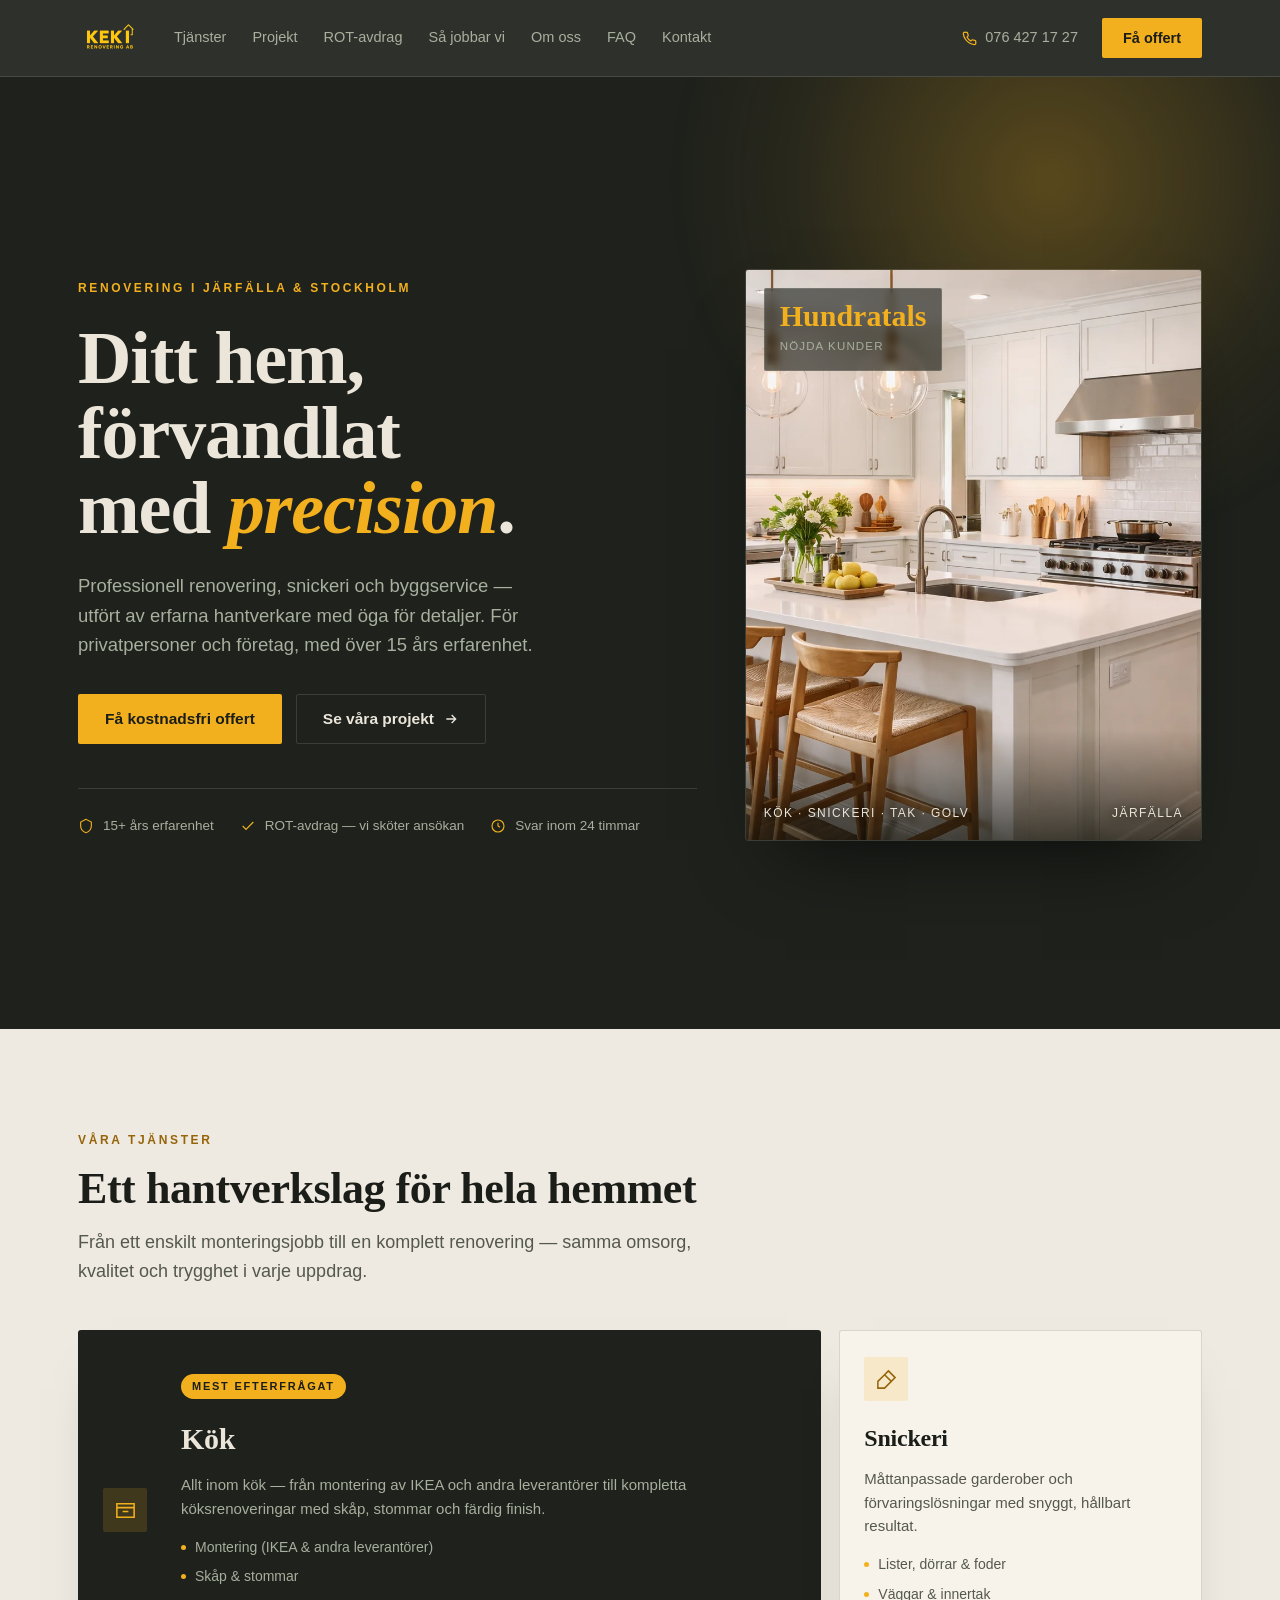
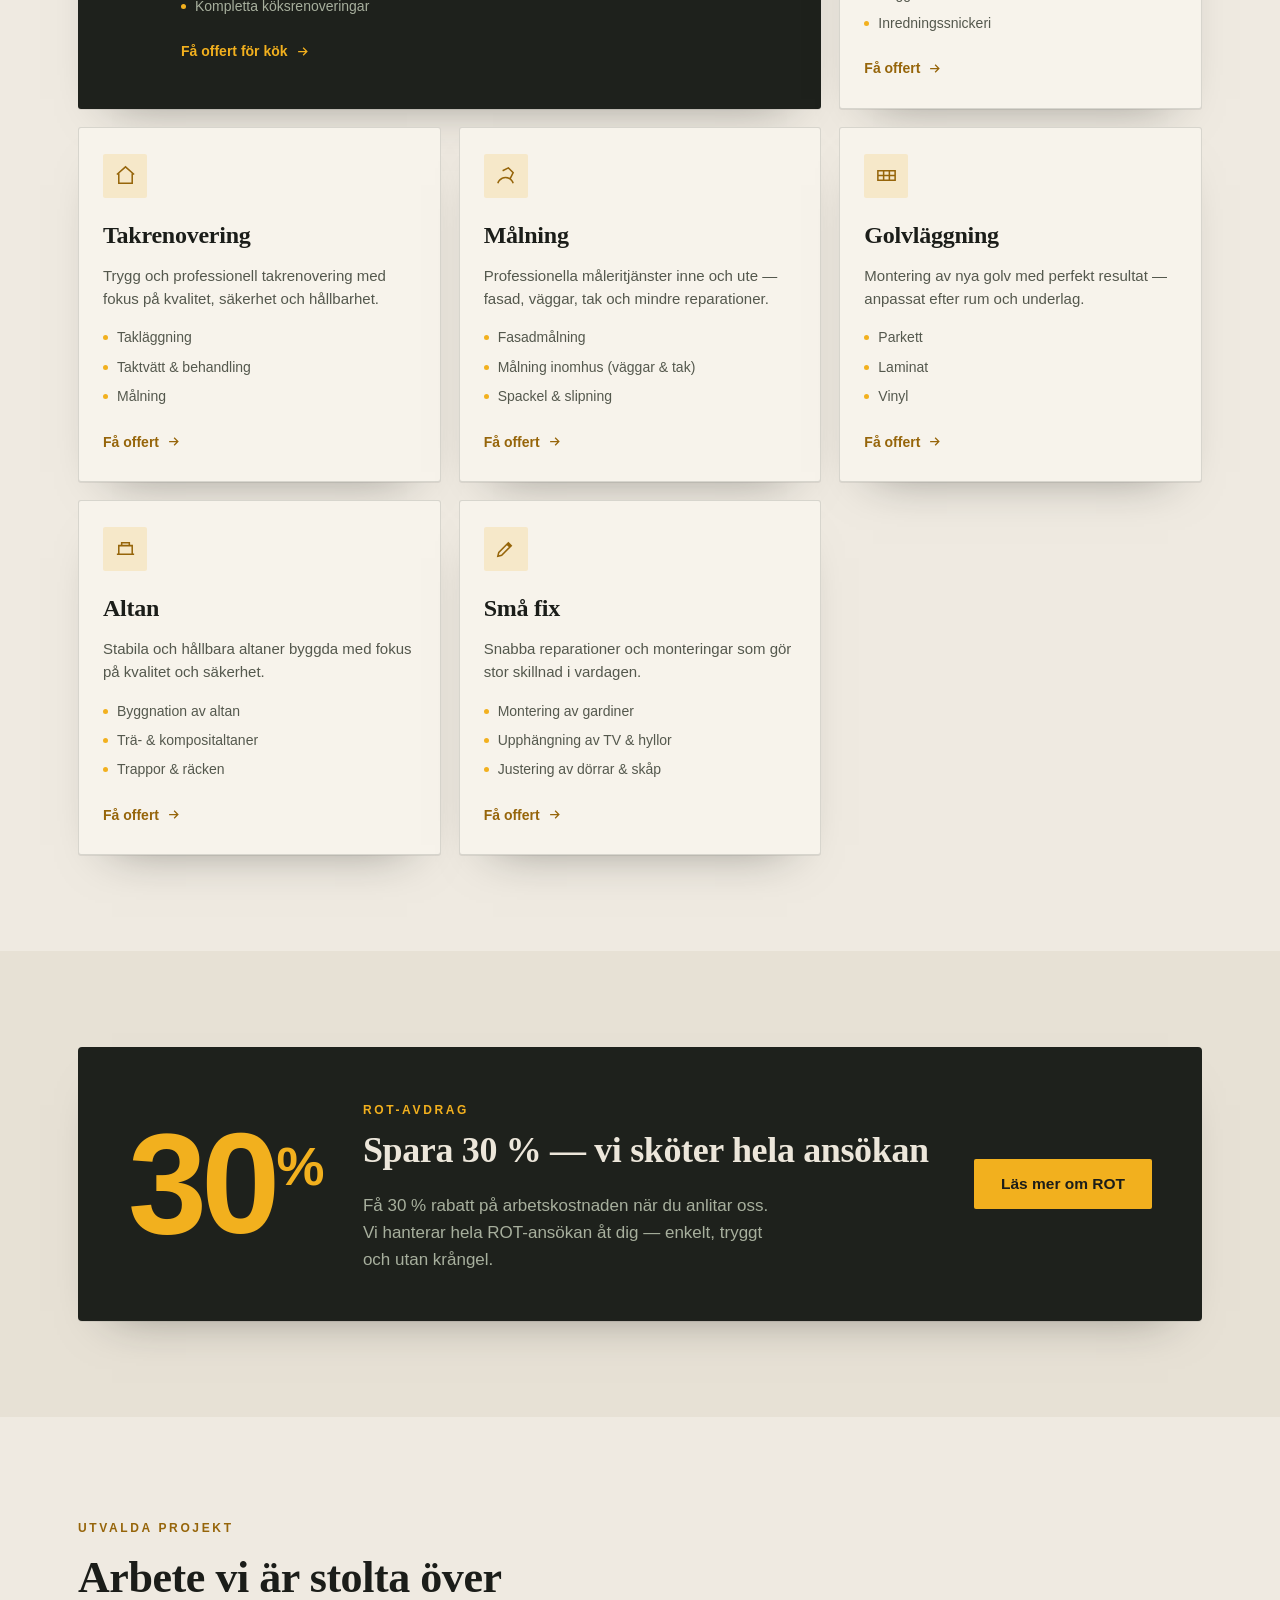
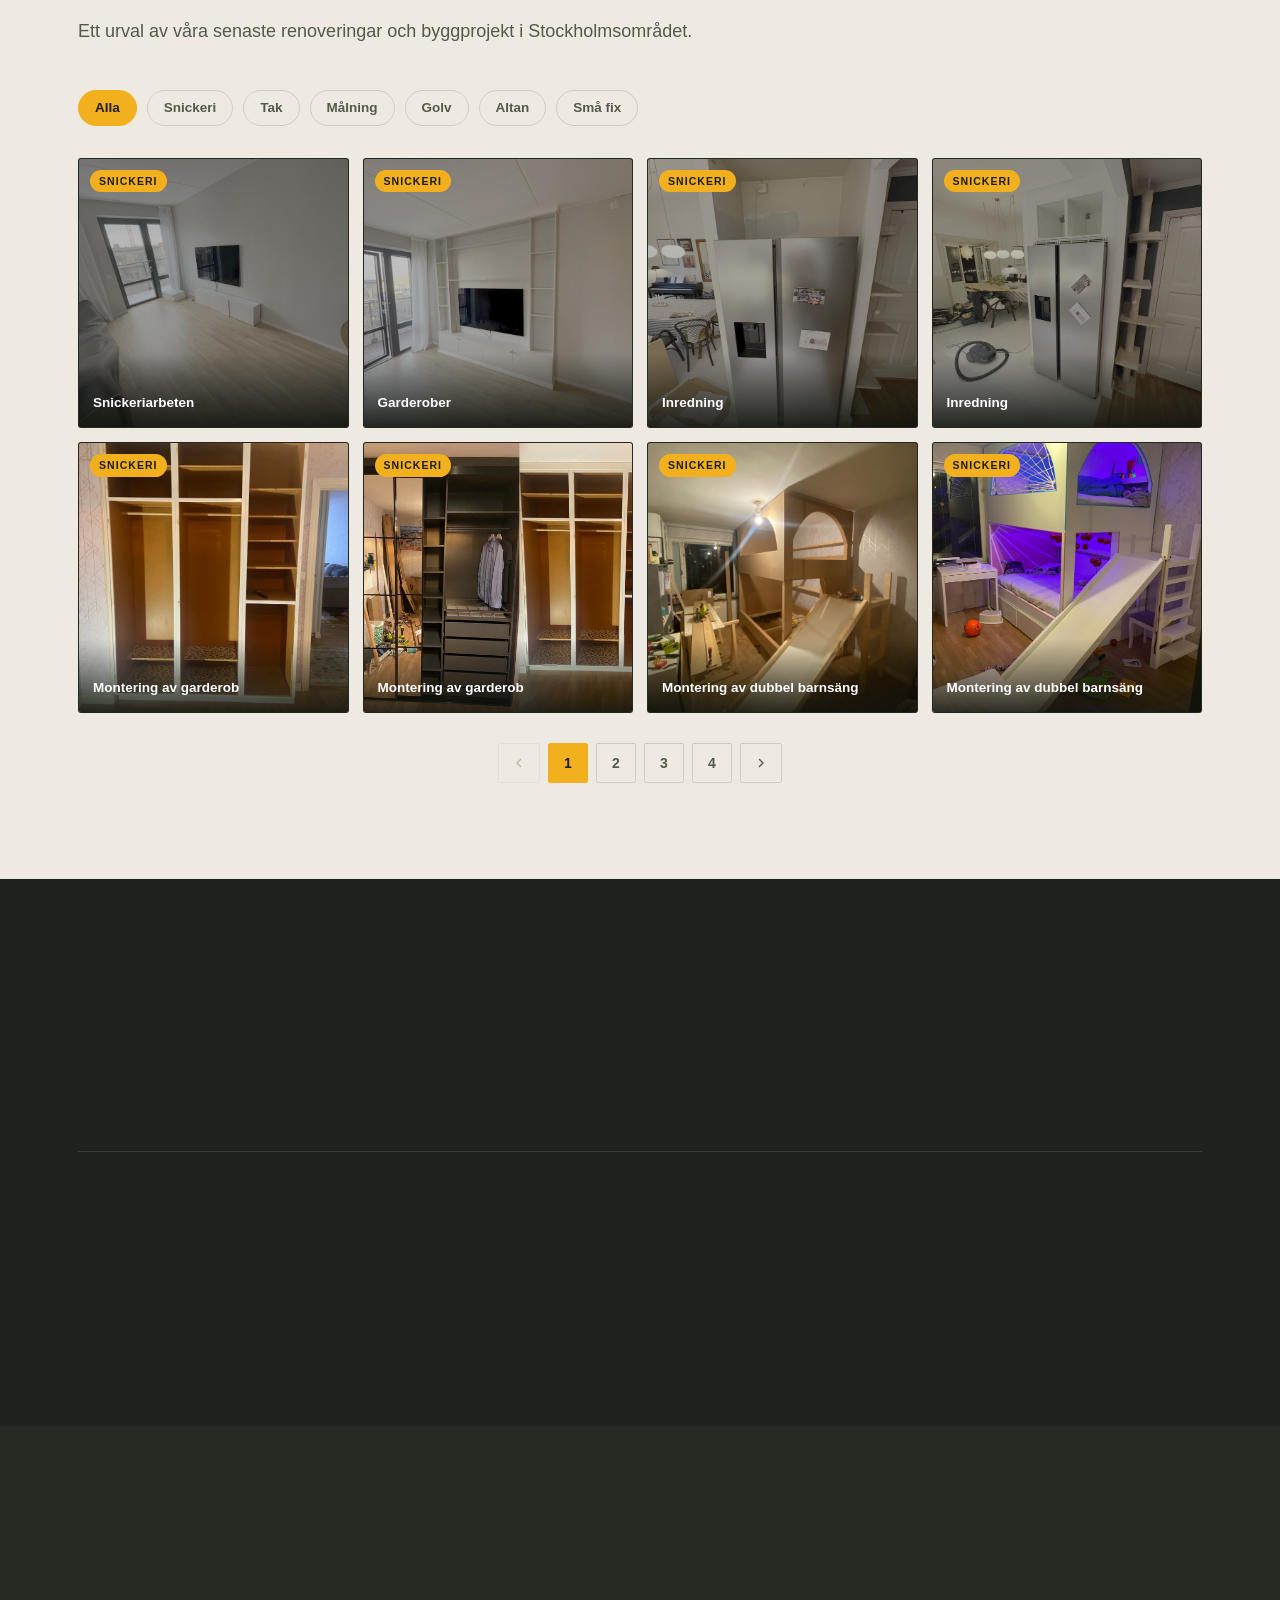
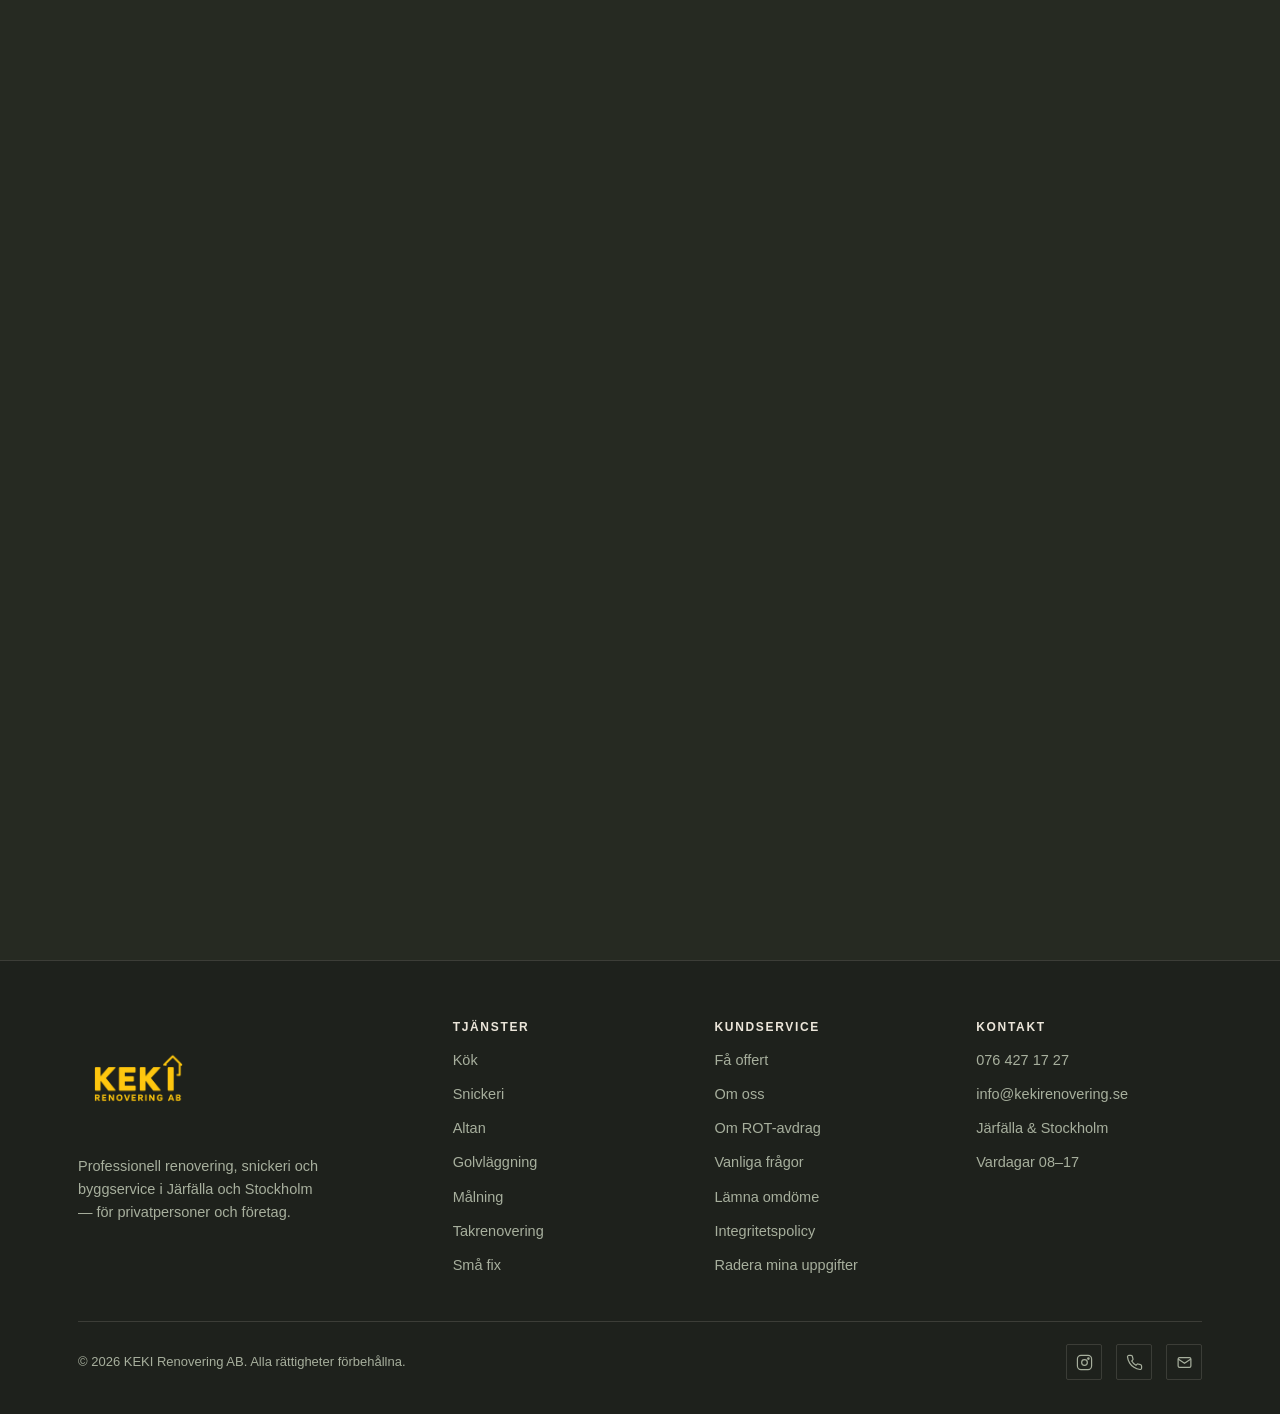
<file: index.html>
<!DOCTYPE html>
<html lang="sv">
<head>
  <meta charset="utf-8">
  <meta name="viewport" content="width=device-width, initial-scale=1">
  <title>KEKI Renovering AB — Renovering i Järfälla &amp; Stockholm</title>
  <meta name="description" content="Professionell renovering, snickeri och byggservice i Järfälla och Stockholm. Kök, målning, tak, golv och altan — med ROT-avdrag. Kostnadsfri offert inom 24 timmar.">
  <link rel="canonical" href="https://www.kekirenovering.se/">
  <meta name="theme-color" content="#1E211C">

  <meta property="og:type" content="website">
  <meta property="og:title" content="KEKI Renovering AB — Renovering i Järfälla &amp; Stockholm">
  <meta property="og:description" content="Kök, snickeri, tak, golv, målning och altan. ROT-avdrag — vi sköter ansökan. Kostnadsfri offert inom 24 timmar.">
  <meta property="og:image" content="https://www.kekirenovering.se/og-image.jpg">
  <meta property="og:locale" content="sv_SE">

  <link rel="icon" href="favicon.ico" sizes="any">
  <link rel="icon" type="image/png" sizes="32x32" href="favicon-32x32.png">
  <link rel="icon" type="image/png" sizes="16x16" href="favicon-16x16.png">
  <link rel="apple-touch-icon" href="apple-touch-icon.png">

  <link rel="preload" as="image" href="assets/images/keki-transparent.avif" type="image/avif">
  <link rel="stylesheet" href="css/main.css">

  <script type="application/ld+json">
  {
    "@context": "https://schema.org",
    "@type": "HomeAndConstructionBusiness",
    "name": "KEKI Renovering AB",
    "image": "https://www.kekirenovering.se/assets/images/logo3000.jpg",
    "url": "https://www.kekirenovering.se/",
    "telephone": "+46764271727",
    "email": "info@kekirenovering.se",
    "areaServed": ["Järfälla", "Stockholm"],
    "address": { "@type": "PostalAddress", "addressLocality": "Järfälla", "addressCountry": "SE" },
    "priceRange": "$$",
    "openingHours": "Mo-Fr 08:00-17:00"
  }
  </script>
</head>
<body>

<!-- ============ HEADER ============ -->
<header class="site" id="top">
  <div class="wrap nav">
    <a href="#top" class="brand" aria-label="KEKI Renovering AB — till startsidan">
      <picture>
        <source srcset="assets/images/keki-transparent.avif" type="image/avif">
        <img src="assets/images/keki-transparent.webp" srcset="assets/images/keki-transparent.webp 1x, assets/images/keki-transparent@2x.webp 2x" alt="KEKI Renovering AB" width="88" height="88">
      </picture>
    </a>
    <nav class="links" aria-label="Huvudmeny">
      <a href="#tjanster">Tjänster</a>
      <a href="#projekt">Projekt</a>
      <a href="#rot">ROT-avdrag</a>
      <a href="#process">Så jobbar vi</a>
      <a href="about.html">Om oss</a>
      <a href="faq.html">FAQ</a>
      <a href="#kontakt">Kontakt</a>
    </nav>
    <div class="spacer"></div>
    <a class="tel" href="tel:+46764271727">
      <svg viewBox="0 0 24 24" aria-hidden="true"><path d="M22 16.9v3a2 2 0 0 1-2.2 2 19.8 19.8 0 0 1-8.6-3.1 19.5 19.5 0 0 1-6-6 19.8 19.8 0 0 1-3.1-8.7A2 2 0 0 1 4.1 2h3a2 2 0 0 1 2 1.7c.1 1 .4 1.9.7 2.8a2 2 0 0 1-.5 2.1L8.1 9.9a16 16 0 0 0 6 6l1.3-1.3a2 2 0 0 1 2.1-.4c.9.3 1.8.6 2.8.7a2 2 0 0 1 1.7 2Z"/></svg>
      076 427 17 27
    </a>
    <a class="btn btn-primary" href="#kontakt">Få offert</a>
    <button class="menu-btn" aria-label="Öppna meny" id="openMenu" aria-expanded="false"><svg viewBox="0 0 24 24" aria-hidden="true"><path d="M3 6h18M3 12h18M3 18h18"/></svg></button>
  </div>
</header>

<div class="drawer" id="drawer" aria-hidden="true">
  <div class="dtop">
    <picture>
      <source srcset="assets/images/keki-transparent.avif" type="image/avif">
      <img src="assets/images/keki-transparent.webp" alt="KEKI Renovering AB" width="76" height="76">
    </picture>
    <button class="dclose" aria-label="Stäng meny" id="closeMenu"><svg viewBox="0 0 24 24" aria-hidden="true"><path d="M18 6 6 18M6 6l12 12"/></svg></button>
  </div>
  <nav aria-label="Mobilmeny">
    <a href="#tjanster" data-close>Tjänster</a>
    <a href="#projekt" data-close>Projekt</a>
    <a href="#rot" data-close>ROT-avdrag</a>
    <a href="#process" data-close>Så jobbar vi</a>
    <a href="about.html" data-close>Om oss</a>
    <a href="faq.html" data-close>FAQ</a>
    <a href="#kontakt" data-close>Kontakt</a>
  </nav>
  <a class="btn btn-primary btn-lg" href="#kontakt" data-close>Få kostnadsfri offert</a>
</div>

<!-- ============ HERO ============ -->
<section class="hero">
  <div class="glow" aria-hidden="true"></div>
  <div class="wrap">
    <div>
      <span class="eyebrow">Renovering i Järfälla &amp; Stockholm</span>
      <h1>Ditt hem, förvandlat med <em>precision</em>.</h1>
      <p class="lead">Professionell renovering, snickeri och byggservice — utfört av erfarna hantverkare med öga för detaljer. För privatpersoner och företag, med över 15 års erfarenhet.</p>
      <div class="cta">
        <a class="btn btn-primary btn-lg" href="#kontakt">Få kostnadsfri offert</a>
        <a class="btn btn-ghost btn-lg" href="#projekt">Se våra projekt <svg viewBox="0 0 24 24" aria-hidden="true"><path d="M5 12h14M13 6l6 6-6 6"/></svg></a>
      </div>
      <div class="trust">
        <div><svg viewBox="0 0 24 24" aria-hidden="true"><path d="M12 2 4 6v6c0 5 3.4 8.5 8 10 4.6-1.5 8-5 8-10V6l-8-4Z"/></svg>15+ års erfarenhet</div>
        <div><svg viewBox="0 0 24 24" aria-hidden="true"><path d="M20 6 9 17l-5-5"/></svg>ROT-avdrag — vi sköter ansökan</div>
        <div><svg viewBox="0 0 24 24" aria-hidden="true"><circle cx="12" cy="12" r="9"/><path d="M12 7v5l3 2"/></svg>Svar inom 24 timmar</div>
      </div>
    </div>
    <div class="hero-visual">
      <img src="assets/images/kok.webp" alt="Nyrenoverat kök av KEKI Renovering" width="800" height="1000" fetchpriority="high">
      <div class="stat"><b>Hundratals</b><span>nöjda kunder</span></div>
      <div class="label"><span>Kök · Snickeri · Tak · Golv</span><span>Järfälla</span></div>
    </div>
  </div>
</section>

<!-- ============ SERVICES ============ -->
<section id="tjanster">
  <div class="wrap">
    <div class="sec-head reveal">
      <span class="eyebrow">Våra tjänster</span>
      <h2>Ett hantverkslag för hela hemmet</h2>
      <p>Från ett enskilt monteringsjobb till en komplett renovering — samma omsorg, kvalitet och trygghet i varje uppdrag.</p>
    </div>
    <div class="svc-grid">
      <article class="card feature reveal">
        <div class="ic"><svg viewBox="0 0 24 24" aria-hidden="true"><path d="M3 9h18M3 9V5h18v4M3 9v10h18V9M9 13h6"/></svg></div>
        <div class="fcol">
          <span class="fbadge">Mest efterfrågat</span>
          <h3>Kök</h3>
          <p>Allt inom kök — från montering av IKEA och andra leverantörer till kompletta köksrenoveringar med skåp, stommar och färdig finish.</p>
          <ul><li>Montering (IKEA &amp; andra leverantörer)</li><li>Skåp &amp; stommar</li><li>Kompletta köksrenoveringar</li></ul>
          <div class="more"><a class="quote-link" href="#kontakt">Få offert för kök <svg viewBox="0 0 24 24" aria-hidden="true"><path d="M5 12h14M13 6l6 6-6 6"/></svg></a></div>
        </div>
      </article>
      <article class="card reveal">
        <div class="ic"><svg viewBox="0 0 24 24" aria-hidden="true"><path d="M14 3l7 7-4 4-7-7 4-4ZM10 7 3 14v7h7l7-7"/></svg></div>
        <h3>Snickeri</h3>
        <p>Måttanpassade garderober och förvaringslösningar med snyggt, hållbart resultat.</p>
        <ul><li>Lister, dörrar &amp; foder</li><li>Väggar &amp; innertak</li><li>Inredningssnickeri</li></ul>
        <div class="more"><a class="quote-link" href="#kontakt">Få offert <svg viewBox="0 0 24 24" aria-hidden="true"><path d="M5 12h14M13 6l6 6-6 6"/></svg></a></div>
      </article>
      <article class="card reveal">
        <div class="ic"><svg viewBox="0 0 24 24" aria-hidden="true"><path d="M3 11 12 3l9 8M5 10v10h14V10"/></svg></div>
        <h3>Takrenovering</h3>
        <p>Trygg och professionell takrenovering med fokus på kvalitet, säkerhet och hållbarhet.</p>
        <ul><li>Takläggning</li><li>Taktvätt &amp; behandling</li><li>Målning</li></ul>
        <div class="more"><a class="quote-link" href="#kontakt">Få offert <svg viewBox="0 0 24 24" aria-hidden="true"><path d="M5 12h14M13 6l6 6-6 6"/></svg></a></div>
      </article>
      <article class="card reveal">
        <div class="ic"><svg viewBox="0 0 24 24" aria-hidden="true"><path d="M4 20s2-6 8-6 8 6 8 6M9 7l6-3 5 5-3 6M15 4 9 7"/></svg></div>
        <h3>Målning</h3>
        <p>Professionella måleritjänster inne och ute — fasad, väggar, tak och mindre reparationer.</p>
        <ul><li>Fasadmålning</li><li>Målning inomhus (väggar &amp; tak)</li><li>Spackel &amp; slipning</li></ul>
        <div class="more"><a class="quote-link" href="#kontakt">Få offert <svg viewBox="0 0 24 24" aria-hidden="true"><path d="M5 12h14M13 6l6 6-6 6"/></svg></a></div>
      </article>
      <article class="card reveal">
        <div class="ic"><svg viewBox="0 0 24 24" aria-hidden="true"><path d="M3 7h18v10H3zM3 12h18M9 7v10M15 7v10"/></svg></div>
        <h3>Golvläggning</h3>
        <p>Montering av nya golv med perfekt resultat — anpassat efter rum och underlag.</p>
        <ul><li>Parkett</li><li>Laminat</li><li>Vinyl</li></ul>
        <div class="more"><a class="quote-link" href="#kontakt">Få offert <svg viewBox="0 0 24 24" aria-hidden="true"><path d="M5 12h14M13 6l6 6-6 6"/></svg></a></div>
      </article>
      <article class="card reveal">
        <div class="ic"><svg viewBox="0 0 24 24" aria-hidden="true"><path d="M3 18h18M5 18V9h14v9M8 9V6h8v3"/></svg></div>
        <h3>Altan</h3>
        <p>Stabila och hållbara altaner byggda med fokus på kvalitet och säkerhet.</p>
        <ul><li>Byggnation av altan</li><li>Trä- &amp; kompositaltaner</li><li>Trappor &amp; räcken</li></ul>
        <div class="more"><a class="quote-link" href="#kontakt">Få offert <svg viewBox="0 0 24 24" aria-hidden="true"><path d="M5 12h14M13 6l6 6-6 6"/></svg></a></div>
      </article>
      <article class="card reveal">
        <div class="ic"><svg viewBox="0 0 24 24" aria-hidden="true"><path d="M14 6l4 4M4 20l4-1 10-10-3-3L5 16l-1 4ZM13 7l4 4"/></svg></div>
        <h3>Små fix</h3>
        <p>Snabba reparationer och monteringar som gör stor skillnad i vardagen.</p>
        <ul><li>Montering av gardiner</li><li>Upphängning av TV &amp; hyllor</li><li>Justering av dörrar &amp; skåp</li></ul>
        <div class="more"><a class="quote-link" href="#kontakt">Få offert <svg viewBox="0 0 24 24" aria-hidden="true"><path d="M5 12h14M13 6l6 6-6 6"/></svg></a></div>
      </article>
    </div>
  </div>
</section>

<!-- ============ ROT ============ -->
<section class="rot" id="rot">
  <div class="wrap">
    <div class="inner reveal">
      <div class="big">30<sup>%</sup></div>
      <div>
        <span class="eyebrow">ROT-avdrag</span>
        <h2>Spara 30 % — vi sköter hela ansökan</h2>
        <p>Få 30 % rabatt på arbetskostnaden när du anlitar oss. Vi hanterar hela ROT-ansökan åt dig — enkelt, tryggt och utan krångel.</p>
      </div>
      <a class="btn btn-primary btn-lg" href="rot-avdrag.html">Läs mer om ROT</a>
    </div>
  </div>
</section>

<!-- ============ PROJECTS ============ -->
<section id="projekt">
  <div class="wrap">
    <div class="sec-head reveal">
      <span class="eyebrow">Utvalda projekt</span>
      <h2>Arbete vi är stolta över</h2>
      <p>Ett urval av våra senaste renoveringar och byggprojekt i Stockholmsområdet.</p>
    </div>
    <div class="filters reveal" id="filters" role="group" aria-label="Filtrera projekt">
      <button class="chip active" data-f="alla" aria-pressed="true">Alla</button>
      <button class="chip" data-f="snickeri" aria-pressed="false">Snickeri</button>
      <button class="chip" data-f="tak" aria-pressed="false">Tak</button>
      <button class="chip" data-f="malning" aria-pressed="false">Målning</button>
      <button class="chip" data-f="golv" aria-pressed="false">Golv</button>
      <button class="chip" data-f="altan" aria-pressed="false">Altan</button>
      <button class="chip" data-f="fix" aria-pressed="false">Små fix</button>
    </div>
    <div class="gal reveal" id="gallery"></div>
    <nav class="pager" id="galleryPager" aria-label="Bläddra bland projektsidor" hidden></nav>
  </div>
</section>

<!-- ============ REVIEWS (fylls i av js om API:t svarar) ============ -->
<section class="reviews" id="omdomen" hidden>
  <div class="wrap">
    <div class="sec-head">
      <span class="eyebrow">Omdömen</span>
      <h2>Vad våra kunder säger</h2>
    </div>
    <div class="rev-grid" id="reviewGrid"></div>
  </div>
</section>

<!-- ============ PROCESS ============ -->
<section class="process" id="process">
  <div class="wrap">
    <div class="sec-head reveal">
      <span class="eyebrow">Så jobbar vi</span>
      <h2>Från första samtal till färdigt hem</h2>
      <p>En rak och trygg process — du vet alltid vad som händer härnäst.</p>
    </div>
    <div class="steps">
      <div class="step reveal"><div class="n">Steg 01</div><h3>Kontakt</h3><p>Hör av dig med ditt projekt via telefon eller formulär.</p></div>
      <div class="step reveal"><div class="n">Steg 02</div><h3>Kostnadsfri offert</h3><p>Vi återkommer inom 24 timmar med ett tydligt förslag — ingen bindning.</p></div>
      <div class="step reveal"><div class="n">Steg 03</div><h3>Utförande</h3><p>Skickligt hantverk, i tid och med rent efter oss.</p></div>
      <div class="step reveal"><div class="n">Steg 04</div><h3>Klart &amp; ROT</h3><p>Du besiktigar resultatet — vi sköter ROT-avdraget åt dig.</p></div>
    </div>
  </div>
</section>

<!-- ============ CONTACT ============ -->
<section class="contact" id="kontakt">
  <div class="wrap">
    <div class="grid">
      <div class="reveal">
        <span class="eyebrow">Kontakt</span>
        <h2>Få en kostnadsfri offert</h2>
        <p class="sub">Hör av dig för en kostnadsfri konsultation — vi återkommer alltid inom ett arbetsdygn.</p>
        <div class="details">
          <div class="detail">
            <div class="di"><svg viewBox="0 0 24 24" aria-hidden="true"><path d="M22 16.9v3a2 2 0 0 1-2.2 2 19.8 19.8 0 0 1-8.6-3.1 19.5 19.5 0 0 1-6-6 19.8 19.8 0 0 1-3.1-8.7A2 2 0 0 1 4.1 2h3a2 2 0 0 1 2 1.7c.1 1 .4 1.9.7 2.8a2 2 0 0 1-.5 2.1L8.1 9.9a16 16 0 0 0 6 6l1.3-1.3a2 2 0 0 1 2.1-.4c.9.3 1.8.6 2.8.7a2 2 0 0 1 1.7 2Z"/></svg></div>
            <div><div class="dl">Telefon</div><div class="dv"><a href="tel:+46764271727">+46 76 427 17 27</a></div><div class="dn">Vardagar 08:00–17:00 · vid missat samtal ringer vi upp</div></div>
          </div>
          <div class="detail">
            <div class="di"><svg viewBox="0 0 24 24" aria-hidden="true"><rect x="3" y="5" width="18" height="14" rx="2"/><path d="m3 7 9 6 9-6"/></svg></div>
            <div><div class="dl">E-post</div><div class="dv"><a href="mailto:info@kekirenovering.se">info@kekirenovering.se</a></div><div class="dn">Vi svarar inom 24 timmar</div></div>
          </div>
          <div class="detail">
            <div class="di"><svg viewBox="0 0 24 24" aria-hidden="true"><path d="M12 21s-7-6.5-7-11a7 7 0 0 1 14 0c0 4.5-7 11-7 11Z"/><circle cx="12" cy="10" r="2.5"/></svg></div>
            <div><div class="dl">Område</div><div class="dv">Järfälla &amp; Stockholm</div><div class="dn">Privatpersoner &amp; företag</div></div>
          </div>
        </div>
      </div>
      <form class="qform reveal" id="quoteForm" novalidate>
        <div class="qh">Kostnadsfri offert</div>
        <h3>Berätta om ditt projekt</h3>
        <div class="qn">Ingen bindning · svar inom 24 timmar</div>
        <div class="field"><label for="f-name">Namn</label><input id="f-name" name="name" type="text" autocomplete="name" placeholder="För- och efternamn" required></div>
        <div class="field"><label for="f-email">E-post</label><input id="f-email" name="email" type="email" autocomplete="email" placeholder="namn@exempel.se" required></div>
        <div class="field"><label for="f-phone">Telefonnummer</label><input id="f-phone" name="phone" type="tel" autocomplete="tel" placeholder="+46 70 000 00 00" required></div>
        <div class="frow">
          <div class="field"><label for="f-zip">Postnummer</label><input id="f-zip" name="postalCode" type="text" inputmode="numeric" autocomplete="postal-code" placeholder="177 00" required></div>
          <div class="field"><label for="f-city">Ort</label><input id="f-city" name="city" type="text" autocomplete="address-level2" placeholder="Järfälla" required></div>
        </div>
        <div class="field"><label for="f-service">Tjänst</label>
          <select id="f-service" name="service">
            <option value="Byggprojekt">Kök</option>
            <option value="Byggprojekt">Snickeri</option>
            <option value="Takbyte">Takrenovering</option>
            <option value="Inomhusmålning">Målning</option>
            <option value="Golvläggning">Golvläggning</option>
            <option value="Byggprojekt">Altan</option>
            <option value="Reparationer">Små fix</option>
            <option value="Annat">Annat</option>
          </select></div>
        <div class="field"><label for="f-msg">Beskrivning (valfritt)</label><textarea id="f-msg" name="message" placeholder="Beskriv kort vad du behöver hjälp med…"></textarea></div>
        <!-- Honeypot — lämnas tomt av människor -->
        <div class="hp" aria-hidden="true"><label for="f-web">Webbplats</label><input id="f-web" name="website" type="text" tabindex="-1" autocomplete="off"></div>
        <label class="consent"><input type="checkbox" id="f-consent" required>
          <span>Jag godkänner att KEKI Renovering AB behandlar mina uppgifter för att kontakta mig. <a href="privacy-policy.html" target="_blank" rel="noopener">Integritetspolicy</a></span></label>
        <button class="btn btn-primary" type="submit" id="submitBtn">Skicka förfrågan</button>
        <div class="form-error" id="formError" role="alert" hidden></div>
        <div class="fineprint"><svg viewBox="0 0 24 24" aria-hidden="true"><path d="M12 2 4 6v6c0 5 3.4 8.5 8 10 4.6-1.5 8-5 8-10V6l-8-4Z"/></svg>Dina uppgifter används endast för att kontakta dig.</div>
      </form>
    </div>
  </div>
</section>

<!-- ============ FOOTER ============ -->
<footer class="site">
  <div class="wrap">
    <div class="fgrid">
      <div>
        <picture>
          <source srcset="assets/images/keki-transparent.avif" type="image/avif">
          <img src="assets/images/keki-transparent.webp" alt="KEKI Renovering AB" width="120" height="120" loading="lazy">
        </picture>
        <p class="about">Professionell renovering, snickeri och byggservice i Järfälla och Stockholm — för privatpersoner och företag.</p>
      </div>
      <div>
        <h4>Tjänster</h4>
        <ul><li><a href="#tjanster">Kök</a></li><li><a href="#tjanster">Snickeri</a></li><li><a href="#tjanster">Altan</a></li><li><a href="#tjanster">Golvläggning</a></li><li><a href="#tjanster">Målning</a></li><li><a href="#tjanster">Takrenovering</a></li><li><a href="#tjanster">Små fix</a></li></ul>
      </div>
      <div>
        <h4>Kundservice</h4>
        <ul><li><a href="#kontakt">Få offert</a></li><li><a href="about.html">Om oss</a></li><li><a href="rot-avdrag.html">Om ROT-avdrag</a></li><li><a href="faq.html">Vanliga frågor</a></li><li><a href="lamna-omdome.html">Lämna omdöme</a></li><li><a href="privacy-policy.html">Integritetspolicy</a></li><li><a href="radera-mina-uppgifter.html">Radera mina uppgifter</a></li></ul>
      </div>
      <div>
        <h4>Kontakt</h4>
        <ul><li><a href="tel:+46764271727">076 427 17 27</a></li><li><a href="mailto:info@kekirenovering.se">info@kekirenovering.se</a></li><li>Järfälla &amp; Stockholm</li><li>Vardagar 08–17</li></ul>
      </div>
    </div>
    <div class="fbot">
      <span>© <span id="year">2026</span> KEKI Renovering AB. Alla rättigheter förbehållna.</span>
      <div class="soc">
        <a href="https://www.instagram.com/kekirenovering" target="_blank" rel="noopener" aria-label="Instagram"><svg viewBox="0 0 24 24" aria-hidden="true"><rect x="2" y="2" width="20" height="20" rx="5"/><circle cx="12" cy="12" r="4"/><circle cx="17.5" cy="6.5" r="1"/></svg></a>
        <a href="tel:+46764271727" aria-label="Ring oss"><svg viewBox="0 0 24 24" aria-hidden="true"><path d="M22 16.9v3a2 2 0 0 1-2.2 2 19.8 19.8 0 0 1-8.6-3.1 19.5 19.5 0 0 1-6-6 19.8 19.8 0 0 1-3.1-8.7A2 2 0 0 1 4.1 2h3a2 2 0 0 1 2 1.7c.1 1 .4 1.9.7 2.8a2 2 0 0 1-.5 2.1L8.1 9.9a16 16 0 0 0 6 6l1.3-1.3a2 2 0 0 1 2.1-.4c.9.3 1.8.6 2.8.7a2 2 0 0 1 1.7 2Z"/></svg></a>
        <a href="mailto:info@kekirenovering.se" aria-label="Maila oss"><svg viewBox="0 0 24 24" aria-hidden="true"><rect x="3" y="5" width="18" height="14" rx="2"/><path d="m3 7 9 6 9-6"/></svg></a>
      </div>
    </div>
  </div>
</footer>

<script src="js/main.js" defer></script>
</body>
</html>
</file>
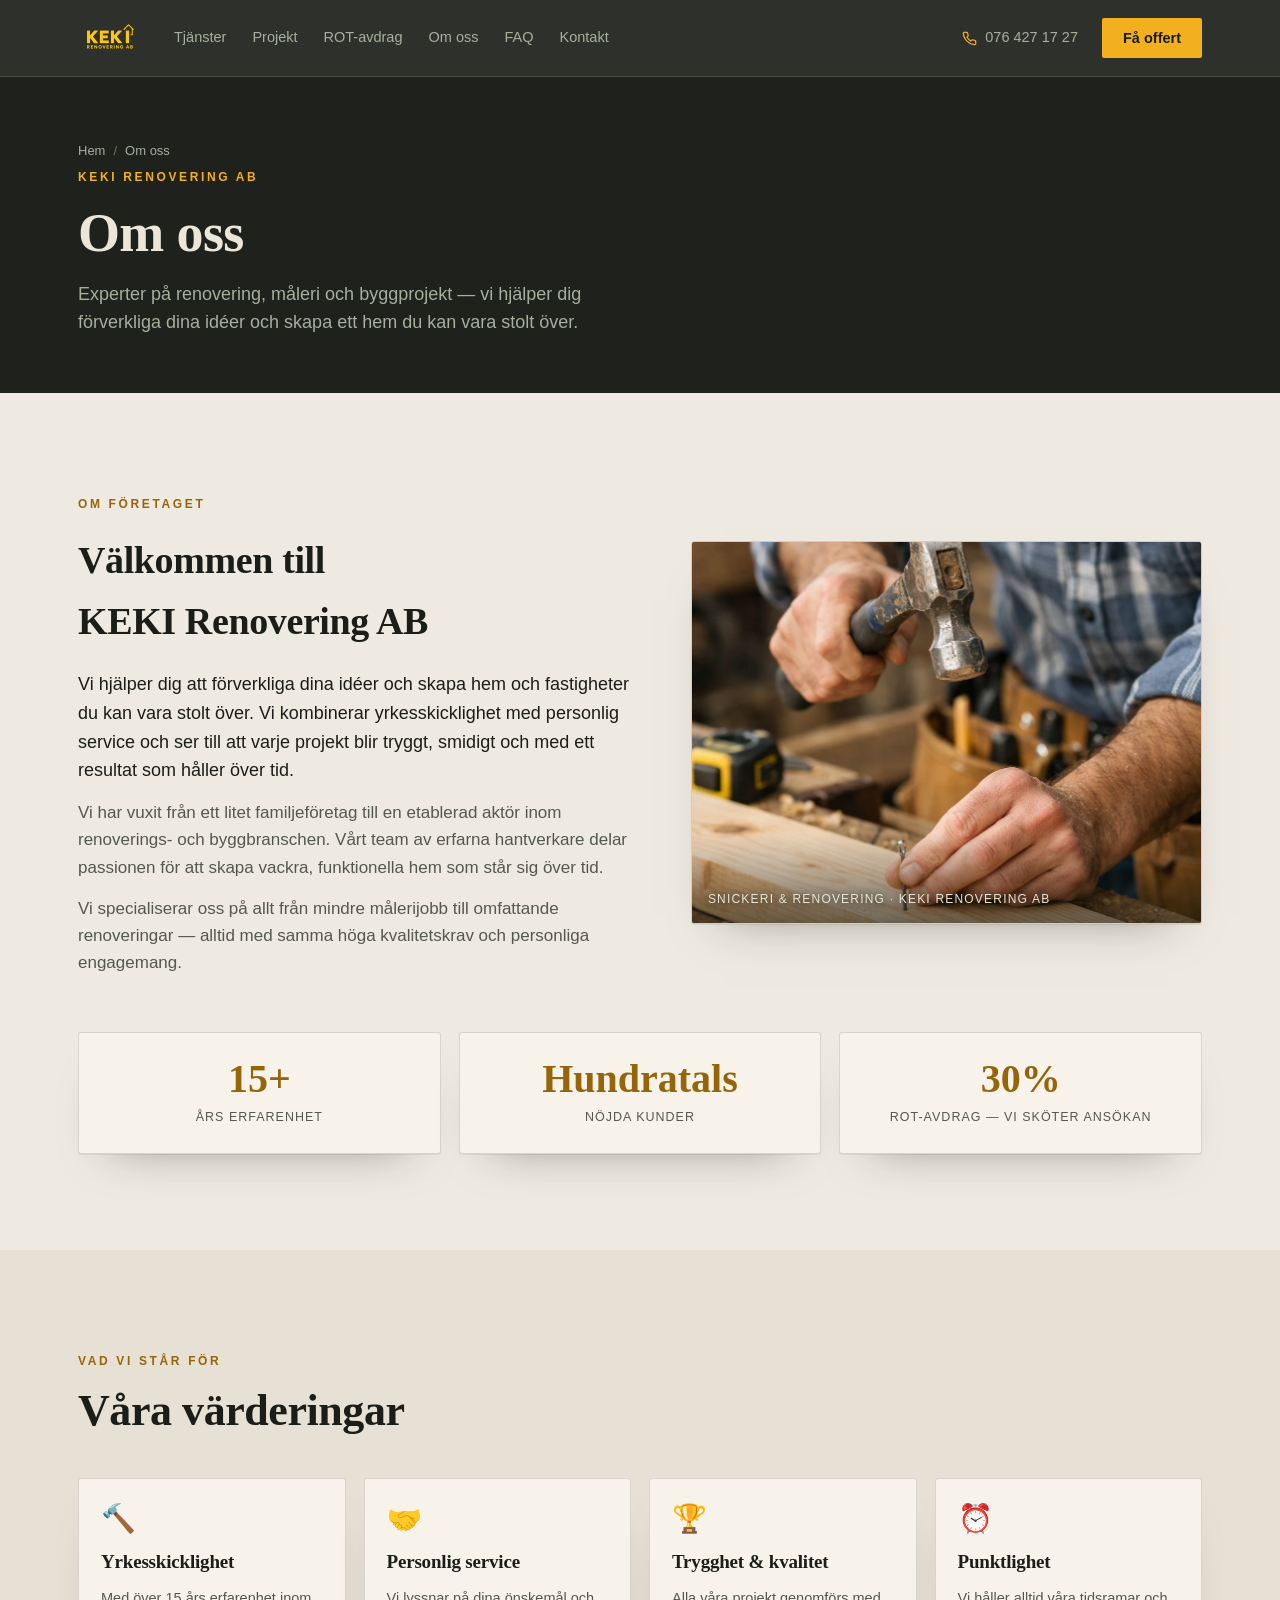
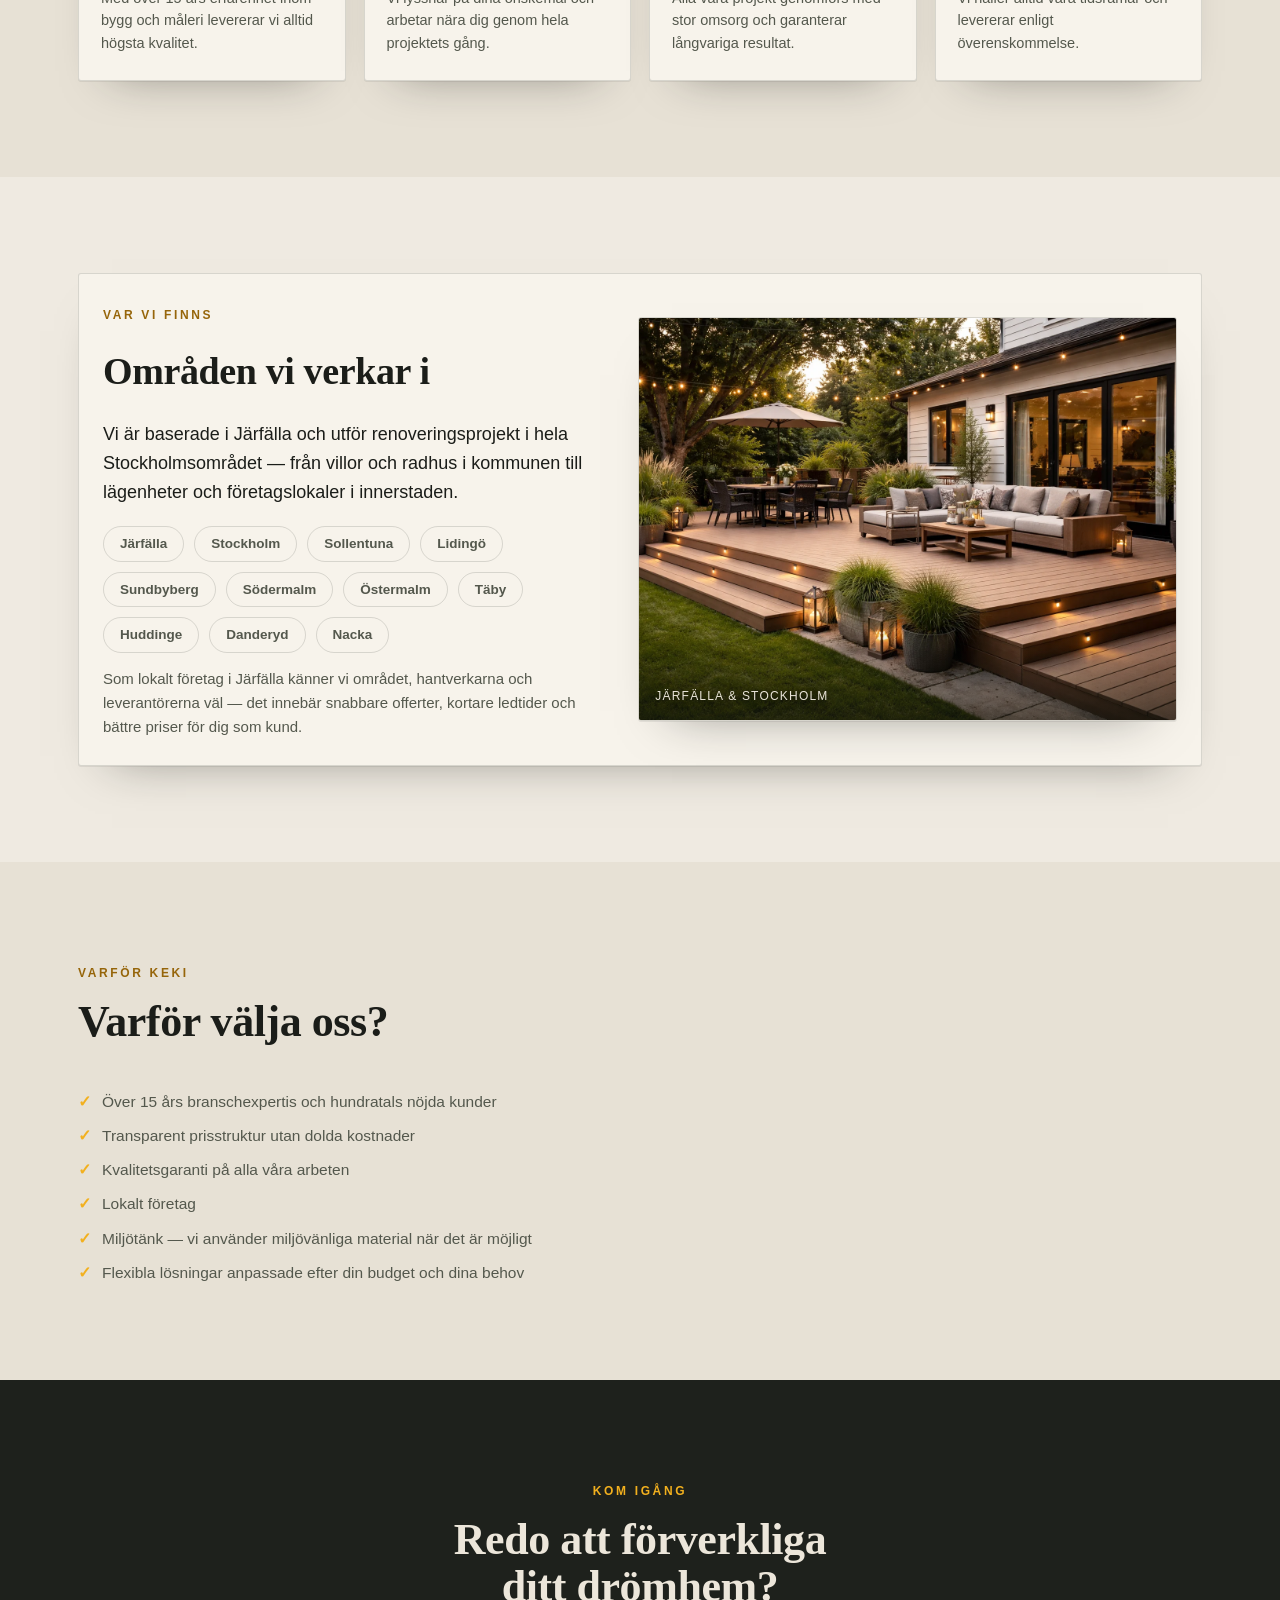
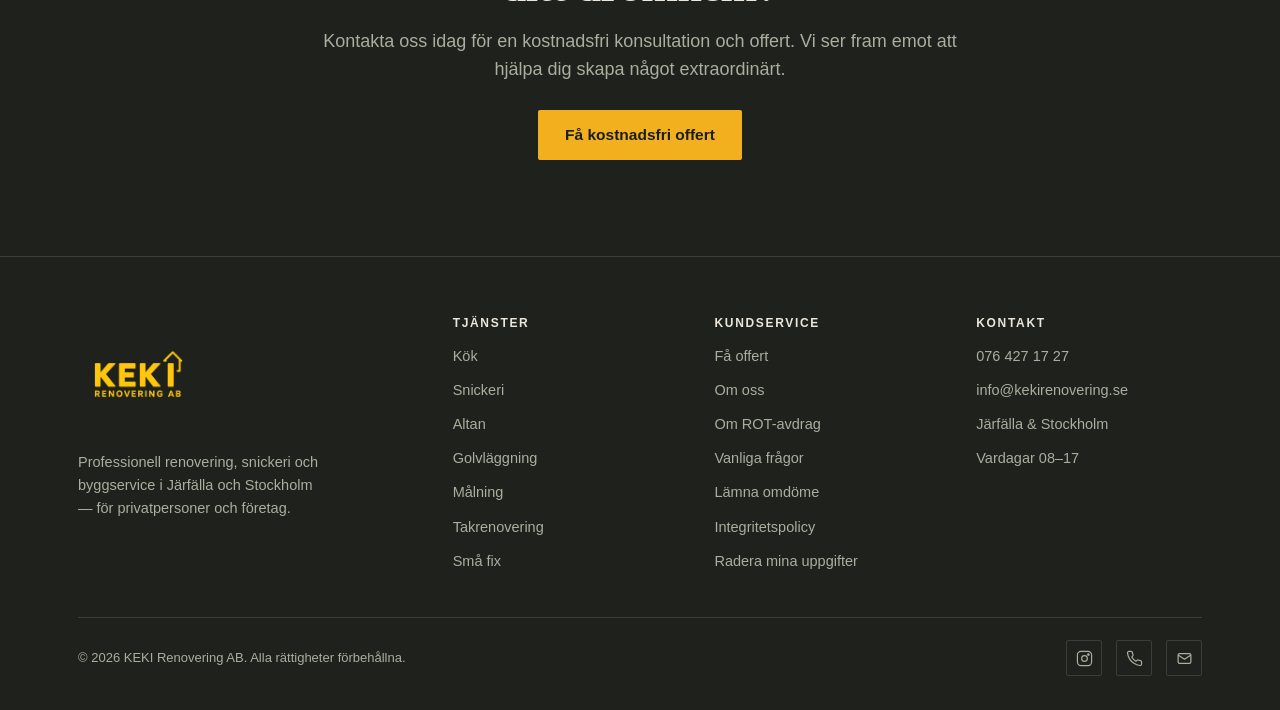
<file: about.html>
<!DOCTYPE html>
<html lang="sv">
<head>
  <meta charset="utf-8">
  <meta name="viewport" content="width=device-width, initial-scale=1">
  <title>Om oss — KEKI Renovering AB | Renovering i Järfälla &amp; Stockholm</title>
  <meta name="description" content="Möt KEKI Renovering AB — ett hantverksföretag i Järfälla med över 15 års erfarenhet av kök, snickeri, tak, golv, målning och altan i hela Stockholmsområdet.">
  <link rel="canonical" href="https://www.kekirenovering.se/about.html">
  <meta name="theme-color" content="#1E211C">

  <meta property="og:type" content="website">
  <meta property="og:title" content="Om oss — KEKI Renovering AB">
  <meta property="og:description" content="Ett hantverksföretag i Järfälla med över 15 års erfarenhet. Läs om vårt team, våra värderingar och de områden vi arbetar i.">
  <meta property="og:image" content="https://www.kekirenovering.se/og-image.jpg">
  <meta property="og:locale" content="sv_SE">

  <link rel="icon" href="favicon.ico" sizes="any">
  <link rel="icon" type="image/png" sizes="32x32" href="favicon-32x32.png">
  <link rel="icon" type="image/png" sizes="16x16" href="favicon-16x16.png">
  <link rel="apple-touch-icon" href="apple-touch-icon.png">

  <link rel="stylesheet" href="css/main.css">
  <style>
    /* ---------- about page: two-column intro / areas rows ---------- */
    .about-row{display:grid;grid-template-columns:1.05fr .95fr;gap:48px;align-items:center}
    .about-row.rev{grid-template-columns:.95fr 1.05fr}
    .about-row.rev .about-visual{order:2}
    .about-visual{position:relative;aspect-ratio:4/3;border-radius:3px;overflow:hidden;border:1px solid var(--border);box-shadow:var(--shadow)}
    .about-visual img{position:absolute;inset:0;width:100%;height:100%;object-fit:cover}
    .about-visual .label{position:absolute;left:16px;bottom:14px;right:16px;font-size:12px;letter-spacing:.1em;text-transform:uppercase;color:#E9E4D8;text-shadow:0 1px 8px rgba(15,18,13,.8);z-index:1}
    .about-visual::after{content:"";position:absolute;left:0;right:0;bottom:0;height:90px;background:linear-gradient(transparent,rgba(15,18,13,.6))}
    @media (max-width:900px){.about-row,.about-row.rev{grid-template-columns:1fr}.about-row.rev .about-visual{order:0}}

    /* ---------- static stat row (no counters — plain numbers) ---------- */
    .stat-row{display:grid;grid-template-columns:repeat(3,1fr);gap:18px;margin-top:56px}
    .stat-box{background:var(--surface);border:1px solid var(--border);border-radius:3px;padding:26px 22px;box-shadow:var(--shadow);text-align:center}
    .stat-box b{display:block;font:700 40px/1 var(--serif);color:var(--accent)}
    .stat-box span{display:block;margin-top:8px;font-size:12.5px;letter-spacing:.08em;text-transform:uppercase;color:var(--text-soft)}
    @media (max-width:700px){.stat-row{grid-template-columns:1fr}}

    /* ---------- values grid ---------- */
    .values-grid{display:grid;grid-template-columns:repeat(4,1fr);gap:18px}
    .value-card{background:var(--surface);border:1px solid var(--border);border-radius:3px;padding:26px 22px;box-shadow:var(--shadow);transition:transform .25s ease,border-color .25s}
    .value-card:hover{transform:translateY(-4px);border-color:var(--brand)}
    .value-icon{font-size:28px;line-height:1}
    .value-card h3{font-family:var(--serif);font-weight:600;font-size:19px;margin:14px 0 0;letter-spacing:-.01em}
    .value-card p{margin:9px 0 0;color:var(--text-soft);font-size:14.5px;line-height:1.55}
    @media (max-width:960px){.values-grid{grid-template-columns:1fr 1fr}}
    @media (max-width:560px){.values-grid{grid-template-columns:1fr}}

    /* ---------- static area pills ---------- */
    .area-pills{display:flex;flex-wrap:wrap;gap:10px;margin:20px 0 0;padding:0;list-style:none}
    .area-pills li{font:700 13.5px/1 var(--sans);padding:10px 16px;border-radius:20px;border:1px solid var(--border);color:var(--text-soft)}

    /* ---------- benefits checklist ---------- */
    .benefits-list{list-style:none;margin:16px 0 0;padding:0;display:flex;flex-direction:column;gap:11px;max-width:56ch}
    .benefits-list li{display:flex;gap:11px;align-items:flex-start;color:var(--text-soft);font-size:15.5px;line-height:1.5}
    .benefits-list .ck{flex:none;color:var(--brand);font-weight:700}

    /* ---------- CTA band (reuses .process dark-band theming) ---------- */
    .cta-band .sec-head{max-width:640px;margin:0 auto 26px;text-align:center}
    .cta-band .cta-btn-wrap{text-align:center}
  </style>
</head>
<body>

<!-- ============ HEADER ============ -->
<header class="site" id="top">
  <div class="wrap nav">
    <a href="index.html" class="brand" aria-label="KEKI Renovering AB — till startsidan">
      <picture>
        <source srcset="assets/images/keki-transparent.avif" type="image/avif">
        <img src="assets/images/keki-transparent.webp" srcset="assets/images/keki-transparent.webp 1x, assets/images/keki-transparent@2x.webp 2x" alt="KEKI Renovering AB" width="88" height="88">
      </picture>
    </a>
    <nav class="links" aria-label="Huvudmeny">
      <a href="index.html#tjanster">Tjänster</a>
      <a href="index.html#projekt">Projekt</a>
      <a href="rot-avdrag.html">ROT-avdrag</a>
      <a href="about.html" aria-current="page">Om oss</a>
      <a href="faq.html">FAQ</a>
      <a href="index.html#kontakt">Kontakt</a>
    </nav>
    <div class="spacer"></div>
    <a class="tel" href="tel:+46764271727">
      <svg viewBox="0 0 24 24" aria-hidden="true"><path d="M22 16.9v3a2 2 0 0 1-2.2 2 19.8 19.8 0 0 1-8.6-3.1 19.5 19.5 0 0 1-6-6 19.8 19.8 0 0 1-3.1-8.7A2 2 0 0 1 4.1 2h3a2 2 0 0 1 2 1.7c.1 1 .4 1.9.7 2.8a2 2 0 0 1-.5 2.1L8.1 9.9a16 16 0 0 0 6 6l1.3-1.3a2 2 0 0 1 2.1-.4c.9.3 1.8.6 2.8.7a2 2 0 0 1 1.7 2Z"/></svg>
      076 427 17 27
    </a>
    <a class="btn btn-primary" href="index.html#kontakt">Få offert</a>
    <button class="menu-btn" aria-label="Öppna meny" id="openMenu" aria-expanded="false"><svg viewBox="0 0 24 24" aria-hidden="true"><path d="M3 6h18M3 12h18M3 18h18"/></svg></button>
  </div>
</header>

<div class="drawer" id="drawer" aria-hidden="true">
  <div class="dtop">
    <picture>
      <source srcset="assets/images/keki-transparent.avif" type="image/avif">
      <img src="assets/images/keki-transparent.webp" alt="KEKI Renovering AB" width="76" height="76">
    </picture>
    <button class="dclose" aria-label="Stäng meny" id="closeMenu"><svg viewBox="0 0 24 24" aria-hidden="true"><path d="M18 6 6 18M6 6l12 12"/></svg></button>
  </div>
  <nav aria-label="Mobilmeny">
    <a href="index.html#tjanster" data-close>Tjänster</a>
    <a href="index.html#projekt" data-close>Projekt</a>
    <a href="rot-avdrag.html" data-close>ROT-avdrag</a>
    <a href="about.html" data-close aria-current="page">Om oss</a>
    <a href="faq.html" data-close>FAQ</a>
    <a href="index.html#kontakt" data-close>Kontakt</a>
  </nav>
  <a class="btn btn-primary btn-lg" href="index.html#kontakt" data-close>Få kostnadsfri offert</a>
</div>

<!-- ============ HERO ============ -->
<section class="page-hero">
  <div class="wrap">
    <div class="crumb"><a href="index.html">Hem</a><span>/</span>Om oss</div>
    <span class="eyebrow">KEKI Renovering AB</span>
    <h1>Om oss</h1>
    <p class="lead">Experter på renovering, måleri och byggprojekt — vi hjälper dig förverkliga dina idéer och skapa ett hem du kan vara stolt över.</p>
  </div>
</section>

<!-- ============ INTRO ============ -->
<section id="om-foretaget">
  <div class="wrap">
    <div class="about-row reveal">
      <div>
        <span class="eyebrow">Om företaget</span>
        <h2 style="font-family:var(--serif);font-weight:600;font-size:clamp(28px,3.6vw,38px);letter-spacing:-.01em;margin:14px 0 0">Välkommen till KEKI Renovering AB</h2>
        <div class="prose">
          <p style="margin-top:18px;font-size:18px;color:var(--text)">Vi hjälper dig att förverkliga dina idéer och skapa hem och fastigheter du kan vara stolt över. Vi kombinerar yrkesskicklighet med personlig service och ser till att varje projekt blir tryggt, smidigt och med ett resultat som håller över tid.</p>
          <p>Vi har vuxit från ett litet familjeföretag till en etablerad aktör inom renoverings- och byggbranschen. Vårt team av erfarna hantverkare delar passionen för att skapa vackra, funktionella hem som står sig över tid.</p>
          <p>Vi specialiserar oss på allt från mindre målerijobb till omfattande renoveringar — alltid med samma höga kvalitetskrav och personliga engagemang.</p>
        </div>
      </div>
      <div class="about-visual">
        <img src="assets/images/snickeri-main.webp" alt="Snickeriarbete utfört av KEKI Renovering AB" loading="lazy">
        <div class="label"><span>Snickeri &amp; renovering · KEKI Renovering AB</span></div>
      </div>
    </div>

    <div class="stat-row reveal">
      <div class="stat-box"><b>15+</b><span>Års erfarenhet</span></div>
      <div class="stat-box"><b>Hundratals</b><span>Nöjda kunder</span></div>
      <div class="stat-box"><b>30%</b><span>ROT-avdrag — vi sköter ansökan</span></div>
    </div>
  </div>
</section>

<!-- ============ VALUES ============ -->
<section id="varderingar" style="background:var(--bg-alt)">
  <div class="wrap">
    <div class="sec-head reveal">
      <span class="eyebrow">Vad vi står för</span>
      <h2>Våra värderingar</h2>
    </div>
    <div class="values-grid reveal">
      <div class="value-card">
        <div class="value-icon" aria-hidden="true">🔨</div>
        <h3>Yrkesskicklighet</h3>
        <p>Med över 15 års erfarenhet inom bygg och måleri levererar vi alltid högsta kvalitet.</p>
      </div>
      <div class="value-card">
        <div class="value-icon" aria-hidden="true">🤝</div>
        <h3>Personlig service</h3>
        <p>Vi lyssnar på dina önskemål och arbetar nära dig genom hela projektets gång.</p>
      </div>
      <div class="value-card">
        <div class="value-icon" aria-hidden="true">🏆</div>
        <h3>Trygghet &amp; kvalitet</h3>
        <p>Alla våra projekt genomförs med stor omsorg och garanterar långvariga resultat.</p>
      </div>
      <div class="value-card">
        <div class="value-icon" aria-hidden="true">⏰</div>
        <h3>Punktlighet</h3>
        <p>Vi håller alltid våra tidsramar och levererar enligt överenskommelse.</p>
      </div>
    </div>
  </div>
</section>

<!-- ============ AREAS ============ -->
<section id="omraden">
  <div class="wrap">
    <div class="about-row rev reveal">
      <div>
        <span class="eyebrow">Var vi finns</span>
        <h2 style="font-family:var(--serif);font-weight:600;font-size:clamp(28px,3.6vw,38px);letter-spacing:-.01em;margin:14px 0 0">Områden vi verkar i</h2>
        <div class="prose">
          <p style="margin-top:18px;font-size:18px;color:var(--text)">Vi är baserade i Järfälla och utför renoveringsprojekt i hela Stockholmsområdet — från villor och radhus i kommunen till lägenheter och företagslokaler i innerstaden.</p>
        </div>
        <ul class="area-pills">
          <li>Järfälla</li><li>Stockholm</li><li>Sollentuna</li><li>Lidingö</li><li>Sundbyberg</li>
          <li>Södermalm</li><li>Östermalm</li><li>Täby</li><li>Huddinge</li><li>Danderyd</li><li>Nacka</li>
        </ul>
        <div class="prose">
          <p>Som lokalt företag i Järfälla känner vi området, hantverkarna och leverantörerna väl — det innebär snabbare offerter, kortare ledtider och bättre priser för dig som kund.</p>
        </div>
      </div>
      <div class="about-visual">
        <img src="assets/images/altan.webp" alt="Altan byggd av KEKI Renovering AB" loading="lazy">
        <div class="label"><span>Järfälla &amp; Stockholm</span></div>
      </div>
    </div>
  </div>
</section>

<!-- ============ WHY CHOOSE US ============ -->
<section id="varfor-vi" style="background:var(--bg-alt)">
  <div class="wrap">
    <div class="sec-head reveal">
      <span class="eyebrow">Varför KEKI</span>
      <h2>Varför välja oss?</h2>
    </div>
    <ul class="benefits-list reveal">
      <li><span class="ck" aria-hidden="true">✓</span>Över 15 års branschexpertis och hundratals nöjda kunder</li>
      <li><span class="ck" aria-hidden="true">✓</span>Transparent prisstruktur utan dolda kostnader</li>
      <li><span class="ck" aria-hidden="true">✓</span>Kvalitetsgaranti på alla våra arbeten</li>
      <li><span class="ck" aria-hidden="true">✓</span>Lokalt företag</li>
      <li><span class="ck" aria-hidden="true">✓</span>Miljötänk — vi använder miljövänliga material när det är möjligt</li>
      <li><span class="ck" aria-hidden="true">✓</span>Flexibla lösningar anpassade efter din budget och dina behov</li>
    </ul>
  </div>
</section>

<!-- ============ CTA ============ -->
<section class="process cta-band">
  <div class="wrap">
    <div class="sec-head reveal">
      <span class="eyebrow">Kom igång</span>
      <h2>Redo att förverkliga ditt drömhem?</h2>
      <p>Kontakta oss idag för en kostnadsfri konsultation och offert. Vi ser fram emot att hjälpa dig skapa något extraordinärt.</p>
    </div>
    <div class="cta-btn-wrap reveal">
      <a class="btn btn-primary btn-lg" href="index.html#kontakt">Få kostnadsfri offert</a>
    </div>
  </div>
</section>

<!-- ============ FOOTER ============ -->
<footer class="site">
  <div class="wrap">
    <div class="fgrid">
      <div>
        <picture>
          <source srcset="assets/images/keki-transparent.avif" type="image/avif">
          <img src="assets/images/keki-transparent.webp" alt="KEKI Renovering AB" width="120" height="120" loading="lazy">
        </picture>
        <p class="about">Professionell renovering, snickeri och byggservice i Järfälla och Stockholm — för privatpersoner och företag.</p>
      </div>
      <div>
        <h4>Tjänster</h4>
        <ul><li><a href="index.html#tjanster">Kök</a></li><li><a href="index.html#tjanster">Snickeri</a></li><li><a href="index.html#tjanster">Altan</a></li><li><a href="index.html#tjanster">Golvläggning</a></li><li><a href="index.html#tjanster">Målning</a></li><li><a href="index.html#tjanster">Takrenovering</a></li><li><a href="index.html#tjanster">Små fix</a></li></ul>
      </div>
      <div>
        <h4>Kundservice</h4>
        <ul><li><a href="index.html#kontakt">Få offert</a></li><li><a href="about.html">Om oss</a></li><li><a href="rot-avdrag.html">Om ROT-avdrag</a></li><li><a href="faq.html">Vanliga frågor</a></li><li><a href="lamna-omdome.html">Lämna omdöme</a></li><li><a href="privacy-policy.html">Integritetspolicy</a></li><li><a href="radera-mina-uppgifter.html">Radera mina uppgifter</a></li></ul>
      </div>
      <div>
        <h4>Kontakt</h4>
        <ul><li><a href="tel:+46764271727">076 427 17 27</a></li><li><a href="mailto:info@kekirenovering.se">info@kekirenovering.se</a></li><li>Järfälla &amp; Stockholm</li><li>Vardagar 08–17</li></ul>
      </div>
    </div>
    <div class="fbot">
      <span>© <span id="year">2026</span> KEKI Renovering AB. Alla rättigheter förbehållna.</span>
      <div class="soc">
        <a href="https://www.instagram.com/kekirenovering" target="_blank" rel="noopener" aria-label="Instagram"><svg viewBox="0 0 24 24" aria-hidden="true"><rect x="2" y="2" width="20" height="20" rx="5"/><circle cx="12" cy="12" r="4"/><circle cx="17.5" cy="6.5" r="1"/></svg></a>
        <a href="tel:+46764271727" aria-label="Ring oss"><svg viewBox="0 0 24 24" aria-hidden="true"><path d="M22 16.9v3a2 2 0 0 1-2.2 2 19.8 19.8 0 0 1-8.6-3.1 19.5 19.5 0 0 1-6-6 19.8 19.8 0 0 1-3.1-8.7A2 2 0 0 1 4.1 2h3a2 2 0 0 1 2 1.7c.1 1 .4 1.9.7 2.8a2 2 0 0 1-.5 2.1L8.1 9.9a16 16 0 0 0 6 6l1.3-1.3a2 2 0 0 1 2.1-.4c.9.3 1.8.6 2.8.7a2 2 0 0 1 1.7 2Z"/></svg></a>
        <a href="mailto:info@kekirenovering.se" aria-label="Maila oss"><svg viewBox="0 0 24 24" aria-hidden="true"><rect x="3" y="5" width="18" height="14" rx="2"/><path d="m3 7 9 6 9-6"/></svg></a>
      </div>
    </div>
  </div>
</footer>

<script src="js/main.js" defer></script>
</body>
</html>
</file>
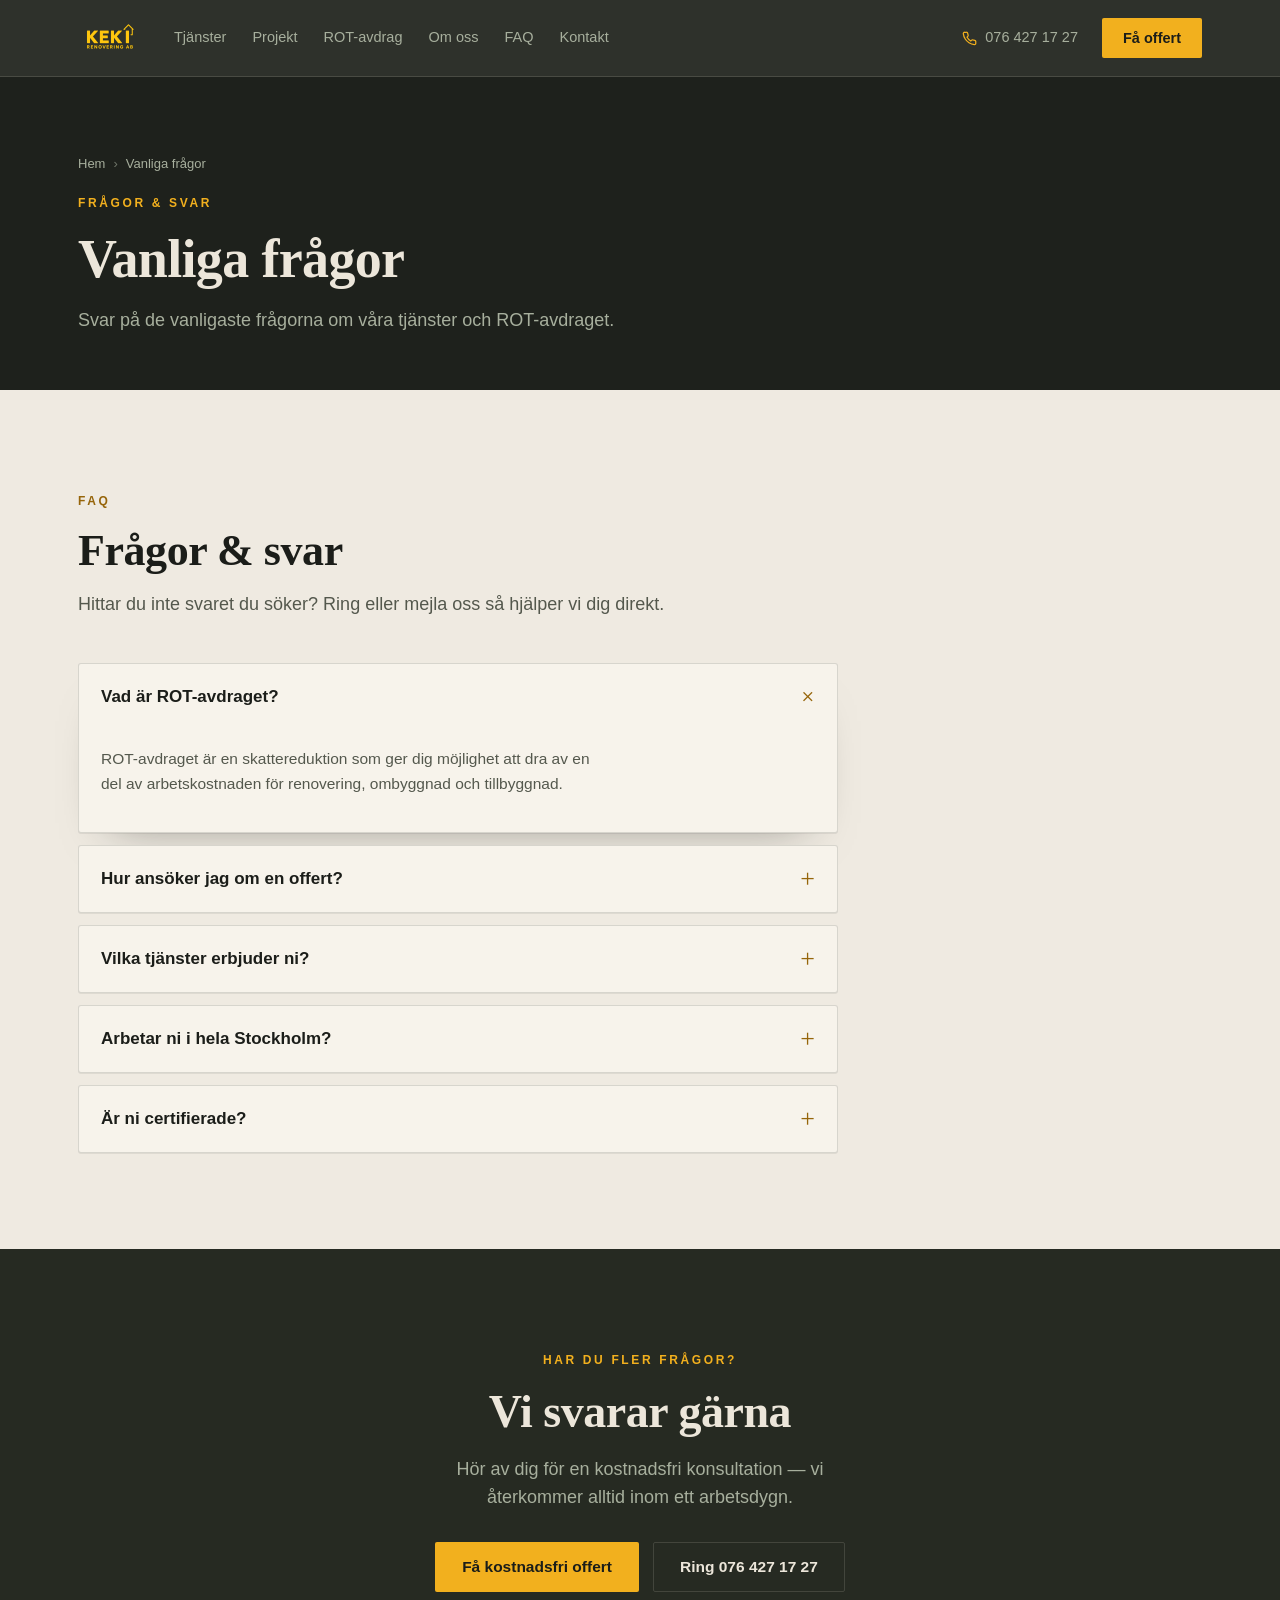
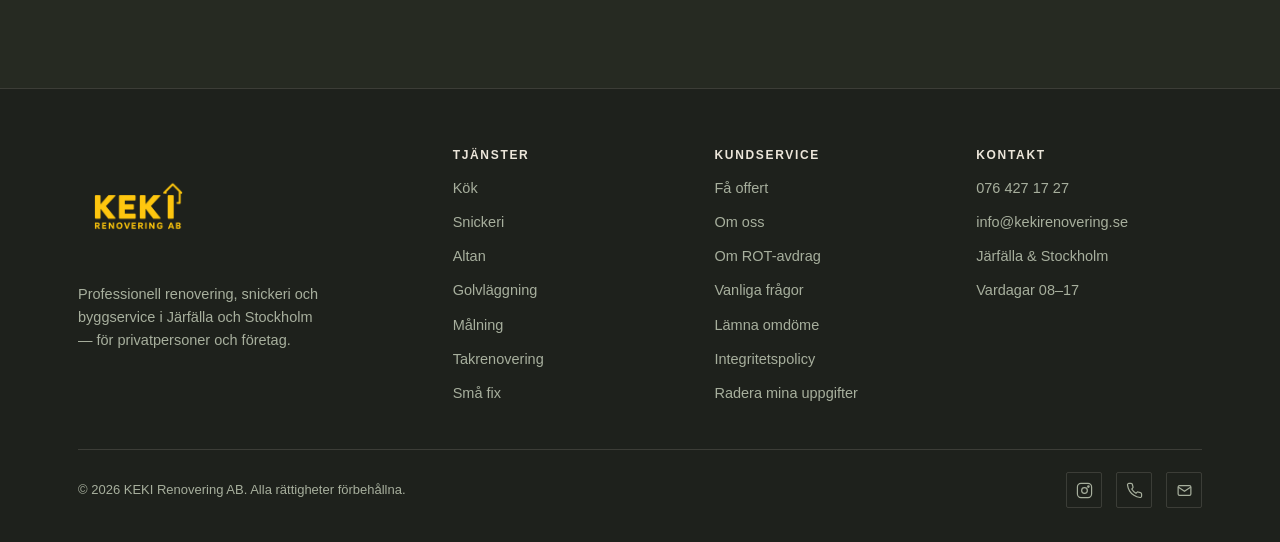
<file: faq.html>
<!DOCTYPE html>
<html lang="sv">
<head>
  <meta charset="utf-8">
  <meta name="viewport" content="width=device-width, initial-scale=1">
  <title>Vanliga frågor — KEKI Renovering AB</title>
  <meta name="description" content="Svar på de vanligaste frågorna om ROT-avdraget, offerter och våra tjänster inom renovering, snickeri och byggservice i Järfälla och Stockholm.">
  <link rel="canonical" href="https://www.kekirenovering.se/faq.html">
  <meta name="theme-color" content="#1E211C">

  <meta property="og:type" content="website">
  <meta property="og:title" content="Vanliga frågor — KEKI Renovering AB">
  <meta property="og:description" content="Svar på de vanligaste frågorna om ROT-avdraget, offerter och våra tjänster inom renovering, snickeri och byggservice.">
  <meta property="og:image" content="https://www.kekirenovering.se/og-image.jpg">
  <meta property="og:locale" content="sv_SE">

  <link rel="icon" href="favicon.ico" sizes="any">
  <link rel="icon" type="image/png" sizes="32x32" href="favicon-32x32.png">
  <link rel="icon" type="image/png" sizes="16x16" href="favicon-16x16.png">
  <link rel="apple-touch-icon" href="apple-touch-icon.png">

  <link rel="stylesheet" href="css/main.css">

  <style>
    .faq-cta .wrap{text-align:center}
    .faq-cta h2{margin:16px auto 0}
    .faq-cta .sub{margin:18px auto 0;margin-left:auto;margin-right:auto}
    .faq-cta .cta-row{display:flex;gap:14px;justify-content:center;flex-wrap:wrap;margin-top:30px}
  </style>

  <script type="application/ld+json">
  {
    "@context": "https://schema.org",
    "@type": "FAQPage",
    "mainEntity": [
      {
        "@type": "Question",
        "name": "Vad är ROT-avdraget?",
        "acceptedAnswer": {
          "@type": "Answer",
          "text": "ROT-avdraget är en skattereduktion som ger dig möjlighet att dra av en del av arbetskostnaden för renovering, ombyggnad och tillbyggnad."
        }
      },
      {
        "@type": "Question",
        "name": "Hur ansöker jag om en offert?",
        "acceptedAnswer": {
          "@type": "Answer",
          "text": "Du kan enkelt ansöka om en offert genom att klicka på \"Få offert\" i vår footer eller kontakta oss direkt via telefon eller e-post."
        }
      },
      {
        "@type": "Question",
        "name": "Vilka tjänster erbjuder ni?",
        "acceptedAnswer": {
          "@type": "Answer",
          "text": "Vi erbjuder renovering, snickeri, byggservice, takläggning, målning och mycket mer för både privatpersoner och företag."
        }
      },
      {
        "@type": "Question",
        "name": "Arbetar ni i hela Stockholm?",
        "acceptedAnswer": {
          "@type": "Answer",
          "text": "Ja, vi erbjuder våra tjänster i hela Stockholm och närliggande områden."
        }
      },
      {
        "@type": "Question",
        "name": "Är ni certifierade?",
        "acceptedAnswer": {
          "@type": "Answer",
          "text": "Ja, vi är ett certifierat företag med lång erfarenhet inom branschen."
        }
      }
    ]
  }
  </script>
</head>
<body>

<!-- ============ HEADER ============ -->
<header class="site" id="top">
  <div class="wrap nav">
    <a href="index.html" class="brand" aria-label="KEKI Renovering AB — till startsidan">
      <picture>
        <source srcset="assets/images/keki-transparent.avif" type="image/avif">
        <img src="assets/images/keki-transparent.webp" srcset="assets/images/keki-transparent.webp 1x, assets/images/keki-transparent@2x.webp 2x" alt="KEKI Renovering AB" width="88" height="88">
      </picture>
    </a>
    <nav class="links" aria-label="Huvudmeny">
      <a href="index.html#tjanster">Tjänster</a>
      <a href="index.html#projekt">Projekt</a>
      <a href="rot-avdrag.html">ROT-avdrag</a>
      <a href="about.html">Om oss</a>
      <a href="faq.html" aria-current="page">FAQ</a>
      <a href="index.html#kontakt">Kontakt</a>
    </nav>
    <div class="spacer"></div>
    <a class="tel" href="tel:+46764271727">
      <svg viewBox="0 0 24 24" aria-hidden="true"><path d="M22 16.9v3a2 2 0 0 1-2.2 2 19.8 19.8 0 0 1-8.6-3.1 19.5 19.5 0 0 1-6-6 19.8 19.8 0 0 1-3.1-8.7A2 2 0 0 1 4.1 2h3a2 2 0 0 1 2 1.7c.1 1 .4 1.9.7 2.8a2 2 0 0 1-.5 2.1L8.1 9.9a16 16 0 0 0 6 6l1.3-1.3a2 2 0 0 1 2.1-.4c.9.3 1.8.6 2.8.7a2 2 0 0 1 1.7 2Z"/></svg>
      076 427 17 27
    </a>
    <a class="btn btn-primary" href="index.html#kontakt">Få offert</a>
    <button class="menu-btn" aria-label="Öppna meny" id="openMenu" aria-expanded="false"><svg viewBox="0 0 24 24" aria-hidden="true"><path d="M3 6h18M3 12h18M3 18h18"/></svg></button>
  </div>
</header>

<div class="drawer" id="drawer" aria-hidden="true">
  <div class="dtop">
    <picture>
      <source srcset="assets/images/keki-transparent.avif" type="image/avif">
      <img src="assets/images/keki-transparent.webp" alt="KEKI Renovering AB" width="76" height="76">
    </picture>
    <button class="dclose" aria-label="Stäng meny" id="closeMenu"><svg viewBox="0 0 24 24" aria-hidden="true"><path d="M18 6 6 18M6 6l12 12"/></svg></button>
  </div>
  <nav aria-label="Mobilmeny">
    <a href="index.html#tjanster" data-close>Tjänster</a>
    <a href="index.html#projekt" data-close>Projekt</a>
    <a href="rot-avdrag.html" data-close>ROT-avdrag</a>
    <a href="about.html" data-close>Om oss</a>
    <a href="faq.html" data-close aria-current="page">FAQ</a>
    <a href="index.html#kontakt" data-close>Kontakt</a>
  </nav>
  <a class="btn btn-primary btn-lg" href="index.html#kontakt" data-close>Få kostnadsfri offert</a>
</div>

<!-- ============ PAGE HERO ============ -->
<section class="page-hero">
  <div class="wrap">
    <p class="crumb"><a href="index.html">Hem</a><span aria-hidden="true">›</span>Vanliga frågor</p>
    <span class="eyebrow">Frågor &amp; svar</span>
    <h1>Vanliga frågor</h1>
    <p class="lead">Svar på de vanligaste frågorna om våra tjänster och ROT-avdraget.</p>
  </div>
</section>

<!-- ============ FAQ ============ -->
<section>
  <div class="wrap">
    <div class="sec-head reveal">
      <span class="eyebrow">FAQ</span>
      <h2>Frågor &amp; svar</h2>
      <p>Hittar du inte svaret du söker? Ring eller mejla oss så hjälper vi dig direkt.</p>
    </div>
    <div class="faq-list reveal">
      <details class="faq-item" open>
        <summary>Vad är ROT-avdraget?</summary>
        <div class="faq-a"><p>ROT-avdraget är en skattereduktion som ger dig möjlighet att dra av en del av arbetskostnaden för renovering, ombyggnad och tillbyggnad.</p></div>
      </details>
      <details class="faq-item">
        <summary>Hur ansöker jag om en offert?</summary>
        <div class="faq-a"><p>Du kan enkelt ansöka om en offert genom att klicka på "Få offert" i vår footer eller kontakta oss direkt via telefon eller e-post.</p></div>
      </details>
      <details class="faq-item">
        <summary>Vilka tjänster erbjuder ni?</summary>
        <div class="faq-a"><p>Vi erbjuder renovering, snickeri, byggservice, takläggning, målning och mycket mer för både privatpersoner och företag.</p></div>
      </details>
      <details class="faq-item">
        <summary>Arbetar ni i hela Stockholm?</summary>
        <div class="faq-a"><p>Ja, vi erbjuder våra tjänster i hela Stockholm och närliggande områden.</p></div>
      </details>
      <details class="faq-item">
        <summary>Är ni certifierade?</summary>
        <div class="faq-a"><p>Ja, vi är ett certifierat företag med lång erfarenhet inom branschen.</p></div>
      </details>
    </div>
  </div>
</section>

<!-- ============ CTA BAND ============ -->
<section class="contact faq-cta">
  <div class="wrap">
    <div class="reveal">
      <span class="eyebrow">Har du fler frågor?</span>
      <h2>Vi svarar gärna</h2>
      <p class="sub">Hör av dig för en kostnadsfri konsultation — vi återkommer alltid inom ett arbetsdygn.</p>
      <div class="cta-row">
        <a class="btn btn-primary btn-lg" href="index.html#kontakt">Få kostnadsfri offert</a>
        <a class="btn btn-ghost btn-lg" href="tel:+46764271727">Ring 076 427 17 27</a>
      </div>
    </div>
  </div>
</section>

<!-- ============ FOOTER ============ -->
<footer class="site">
  <div class="wrap">
    <div class="fgrid">
      <div>
        <picture>
          <source srcset="assets/images/keki-transparent.avif" type="image/avif">
          <img src="assets/images/keki-transparent.webp" alt="KEKI Renovering AB" width="120" height="120" loading="lazy">
        </picture>
        <p class="about">Professionell renovering, snickeri och byggservice i Järfälla och Stockholm — för privatpersoner och företag.</p>
      </div>
      <div>
        <h4>Tjänster</h4>
        <ul><li><a href="index.html#tjanster">Kök</a></li><li><a href="index.html#tjanster">Snickeri</a></li><li><a href="index.html#tjanster">Altan</a></li><li><a href="index.html#tjanster">Golvläggning</a></li><li><a href="index.html#tjanster">Målning</a></li><li><a href="index.html#tjanster">Takrenovering</a></li><li><a href="index.html#tjanster">Små fix</a></li></ul>
      </div>
      <div>
        <h4>Kundservice</h4>
        <ul><li><a href="index.html#kontakt">Få offert</a></li><li><a href="about.html">Om oss</a></li><li><a href="rot-avdrag.html">Om ROT-avdrag</a></li><li><a href="faq.html">Vanliga frågor</a></li><li><a href="lamna-omdome.html">Lämna omdöme</a></li><li><a href="privacy-policy.html">Integritetspolicy</a></li><li><a href="radera-mina-uppgifter.html">Radera mina uppgifter</a></li></ul>
      </div>
      <div>
        <h4>Kontakt</h4>
        <ul><li><a href="tel:+46764271727">076 427 17 27</a></li><li><a href="mailto:info@kekirenovering.se">info@kekirenovering.se</a></li><li>Järfälla &amp; Stockholm</li><li>Vardagar 08–17</li></ul>
      </div>
    </div>
    <div class="fbot">
      <span>© <span id="year">2026</span> KEKI Renovering AB. Alla rättigheter förbehållna.</span>
      <div class="soc">
        <a href="https://www.instagram.com/kekirenovering" target="_blank" rel="noopener" aria-label="Instagram"><svg viewBox="0 0 24 24" aria-hidden="true"><rect x="2" y="2" width="20" height="20" rx="5"/><circle cx="12" cy="12" r="4"/><circle cx="17.5" cy="6.5" r="1"/></svg></a>
        <a href="tel:+46764271727" aria-label="Ring oss"><svg viewBox="0 0 24 24" aria-hidden="true"><path d="M22 16.9v3a2 2 0 0 1-2.2 2 19.8 19.8 0 0 1-8.6-3.1 19.5 19.5 0 0 1-6-6 19.8 19.8 0 0 1-3.1-8.7A2 2 0 0 1 4.1 2h3a2 2 0 0 1 2 1.7c.1 1 .4 1.9.7 2.8a2 2 0 0 1-.5 2.1L8.1 9.9a16 16 0 0 0 6 6l1.3-1.3a2 2 0 0 1 2.1-.4c.9.3 1.8.6 2.8.7a2 2 0 0 1 1.7 2Z"/></svg></a>
        <a href="mailto:info@kekirenovering.se" aria-label="Maila oss"><svg viewBox="0 0 24 24" aria-hidden="true"><rect x="3" y="5" width="18" height="14" rx="2"/><path d="m3 7 9 6 9-6"/></svg></a>
      </div>
    </div>
  </div>
</footer>

<script src="js/main.js" defer></script>
</body>
</html>
</file>
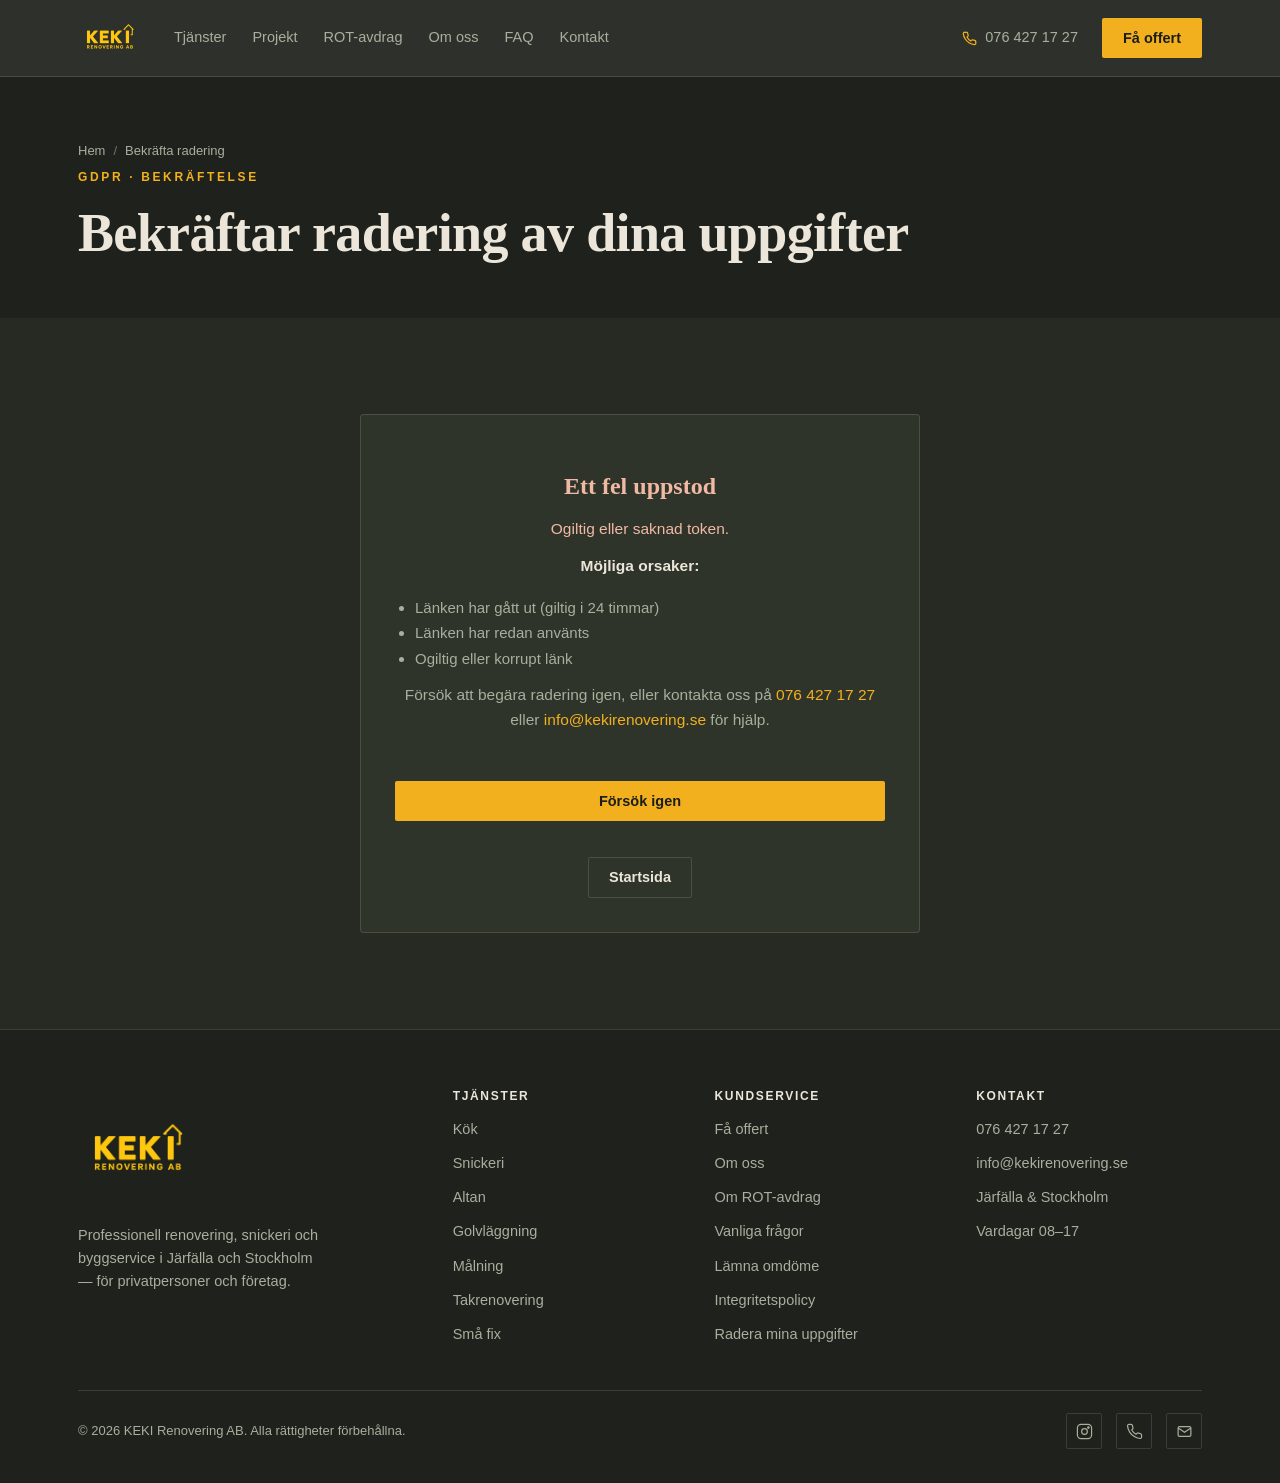
<file: gdpr-confirm.html>
<!DOCTYPE html>
<html lang="sv">
<head>
  <meta charset="utf-8">
  <meta name="viewport" content="width=device-width, initial-scale=1">
  <title>Bekräfta radering — KEKI Renovering AB</title>
  <meta name="description" content="Bekräftar radering av dina personuppgifter hos KEKI Renovering AB enligt GDPR artikel 17.">
  <meta name="robots" content="noindex, nofollow">
  <meta name="theme-color" content="#1E211C">

  <link rel="icon" href="favicon.ico" sizes="any">
  <link rel="icon" type="image/png" sizes="32x32" href="favicon-32x32.png">
  <link rel="icon" type="image/png" sizes="16x16" href="favicon-16x16.png">
  <link rel="apple-touch-icon" href="apple-touch-icon.png">

  <link rel="stylesheet" href="css/main.css">
  <style>
    .gdpr-card{max-width:560px;margin:0 auto;text-align:center}
    .gdpr-card h3{font-family:var(--serif);font-weight:600;font-size:24px;margin:18px 0 0;color:var(--on-pine)}
    .gdpr-card p{margin:12px 0 0;color:var(--on-pine-soft);font-size:15.5px;line-height:1.6}
    .gdpr-card ul{text-align:left;margin:16px 0 0;padding-left:20px;color:var(--on-pine-soft);font-size:15px;line-height:1.7}
    .gdpr-card .btn{margin-top:24px}
    .gdpr-card .btnrow{display:flex;gap:12px;justify-content:center;flex-wrap:wrap;margin-top:24px}
    .gdpr-spinner{width:44px;height:44px;border:4px solid var(--pine-line);border-top:4px solid var(--brand);border-radius:50%;
      margin:0 auto;animation:gdpr-spin 0.9s linear infinite}
    @keyframes gdpr-spin{to{transform:rotate(360deg)}}
    @media (prefers-reduced-motion:reduce){.gdpr-spinner{animation:none}}
  </style>
</head>
<body>

<!-- ============ HEADER ============ -->
<header class="site" id="top">
  <div class="wrap nav">
    <a href="index.html" class="brand" aria-label="KEKI Renovering AB — till startsidan">
      <picture>
        <source srcset="assets/images/keki-transparent.avif" type="image/avif">
        <img src="assets/images/keki-transparent.webp" srcset="assets/images/keki-transparent.webp 1x, assets/images/keki-transparent@2x.webp 2x" alt="KEKI Renovering AB" width="88" height="88">
      </picture>
    </a>
    <nav class="links" aria-label="Huvudmeny">
      <a href="index.html#tjanster">Tjänster</a>
      <a href="index.html#projekt">Projekt</a>
      <a href="rot-avdrag.html">ROT-avdrag</a>
      <a href="about.html">Om oss</a>
      <a href="faq.html">FAQ</a>
      <a href="index.html#kontakt">Kontakt</a>
    </nav>
    <div class="spacer"></div>
    <a class="tel" href="tel:+46764271727">
      <svg viewBox="0 0 24 24" aria-hidden="true"><path d="M22 16.9v3a2 2 0 0 1-2.2 2 19.8 19.8 0 0 1-8.6-3.1 19.5 19.5 0 0 1-6-6 19.8 19.8 0 0 1-3.1-8.7A2 2 0 0 1 4.1 2h3a2 2 0 0 1 2 1.7c.1 1 .4 1.9.7 2.8a2 2 0 0 1-.5 2.1L8.1 9.9a16 16 0 0 0 6 6l1.3-1.3a2 2 0 0 1 2.1-.4c.9.3 1.8.6 2.8.7a2 2 0 0 1 1.7 2Z"/></svg>
      076 427 17 27
    </a>
    <a class="btn btn-primary" href="index.html#kontakt">Få offert</a>
    <button class="menu-btn" aria-label="Öppna meny" id="openMenu" aria-expanded="false"><svg viewBox="0 0 24 24" aria-hidden="true"><path d="M3 6h18M3 12h18M3 18h18"/></svg></button>
  </div>
</header>

<div class="drawer" id="drawer" aria-hidden="true">
  <div class="dtop">
    <picture>
      <source srcset="assets/images/keki-transparent.avif" type="image/avif">
      <img src="assets/images/keki-transparent.webp" alt="KEKI Renovering AB" width="76" height="76">
    </picture>
    <button class="dclose" aria-label="Stäng meny" id="closeMenu"><svg viewBox="0 0 24 24" aria-hidden="true"><path d="M18 6 6 18M6 6l12 12"/></svg></button>
  </div>
  <nav aria-label="Mobilmeny">
    <a href="index.html#tjanster" data-close>Tjänster</a>
    <a href="index.html#projekt" data-close>Projekt</a>
    <a href="rot-avdrag.html" data-close>ROT-avdrag</a>
    <a href="about.html" data-close>Om oss</a>
    <a href="faq.html" data-close>FAQ</a>
    <a href="index.html#kontakt" data-close>Kontakt</a>
  </nav>
  <a class="btn btn-primary btn-lg" href="index.html#kontakt" data-close>Få kostnadsfri offert</a>
</div>

<!-- ============ HERO ============ -->
<section class="page-hero">
  <div class="wrap">
    <div class="crumb"><a href="index.html">Hem</a><span>/</span>Bekräfta radering</div>
    <span class="eyebrow">GDPR · Bekräftelse</span>
    <h1>Bekräftar radering av dina uppgifter</h1>
  </div>
</section>

<!-- ============ STATUSKORT ============ -->
<section class="contact">
  <div class="wrap">
    <div class="qform gdpr-card reveal" id="gdprCard">

      <div id="gdprLoading">
        <div class="gdpr-spinner" aria-hidden="true"></div>
        <h3>Bekräftar radering…</h3>
        <p>Vänligen vänta medan vi raderar dina uppgifter.</p>
      </div>

      <div id="gdprSuccess" hidden>
        <div class="check" style="width:56px;height:56px;border-radius:50%;background:var(--brand);display:grid;place-items:center;margin:0 auto"><svg viewBox="0 0 24 24" fill="none" stroke-width="2.4" style="width:28px;height:28px;stroke:var(--on-brand)"><path d="M20 6 9 17l-5-5"/></svg></div>
        <h3>Dina uppgifter har raderats</h3>
        <p>Alla dina personuppgifter har framgångsrikt raderats från våra system.</p>
        <p><strong style="color:var(--on-pine)">Vad har hänt:</strong></p>
        <ul>
          <li>Alla dina personuppgifter har raderats</li>
          <li>Du kommer inte längre få marknadsföring från oss</li>
          <li>Dina gamla omdömen och bilder är borttagna</li>
          <li>Alla sparade kontaktuppgifter har raderats</li>
        </ul>
        <p>Tack för att du använde din rätt enligt GDPR! Om du vill använda våra tjänster igen i framtiden är du välkommen att kontakta oss.</p>
        <a class="btn btn-primary" href="index.html">Tillbaka till startsidan</a>
      </div>

      <div id="gdprError" hidden>
        <h3 style="color:#F0B9A4">Ett fel uppstod</h3>
        <p id="gdprErrorText" style="color:#F0B9A4"></p>
        <p><strong style="color:var(--on-pine)">Möjliga orsaker:</strong></p>
        <ul>
          <li>Länken har gått ut (giltig i 24 timmar)</li>
          <li>Länken har redan använts</li>
          <li>Ogiltig eller korrupt länk</li>
        </ul>
        <p>Försök att begära radering igen, eller kontakta oss på <a href="tel:+46764271727" style="color:var(--brand)">076&nbsp;427&nbsp;17&nbsp;27</a> eller <a href="mailto:info@kekirenovering.se" style="color:var(--brand)">info@kekirenovering.se</a> för hjälp.</p>
        <div class="btnrow">
          <a class="btn btn-primary" href="radera-mina-uppgifter.html">Försök igen</a>
          <a class="btn btn-ghost" href="index.html">Startsida</a>
        </div>
      </div>

    </div>
  </div>
</section>

<!-- ============ FOOTER ============ -->
<footer class="site">
  <div class="wrap">
    <div class="fgrid">
      <div>
        <picture>
          <source srcset="assets/images/keki-transparent.avif" type="image/avif">
          <img src="assets/images/keki-transparent.webp" alt="KEKI Renovering AB" width="120" height="120" loading="lazy">
        </picture>
        <p class="about">Professionell renovering, snickeri och byggservice i Järfälla och Stockholm — för privatpersoner och företag.</p>
      </div>
      <div>
        <h4>Tjänster</h4>
        <ul><li><a href="index.html#tjanster">Kök</a></li><li><a href="index.html#tjanster">Snickeri</a></li><li><a href="index.html#tjanster">Altan</a></li><li><a href="index.html#tjanster">Golvläggning</a></li><li><a href="index.html#tjanster">Målning</a></li><li><a href="index.html#tjanster">Takrenovering</a></li><li><a href="index.html#tjanster">Små fix</a></li></ul>
      </div>
      <div>
        <h4>Kundservice</h4>
        <ul>
          <li><a href="index.html#kontakt">Få offert</a></li>
          <li><a href="about.html">Om oss</a></li>
          <li><a href="rot-avdrag.html">Om ROT-avdrag</a></li>
          <li><a href="faq.html">Vanliga frågor</a></li>
          <li><a href="lamna-omdome.html">Lämna omdöme</a></li>
          <li><a href="privacy-policy.html">Integritetspolicy</a></li>
          <li><a href="radera-mina-uppgifter.html">Radera mina uppgifter</a></li>
        </ul>
      </div>
      <div>
        <h4>Kontakt</h4>
        <ul><li><a href="tel:+46764271727">076 427 17 27</a></li><li><a href="mailto:info@kekirenovering.se">info@kekirenovering.se</a></li><li>Järfälla &amp; Stockholm</li><li>Vardagar 08–17</li></ul>
      </div>
    </div>
    <div class="fbot">
      <span>© <span id="year">2026</span> KEKI Renovering AB. Alla rättigheter förbehållna.</span>
      <div class="soc">
        <a href="https://www.instagram.com/kekirenovering" target="_blank" rel="noopener" aria-label="Instagram"><svg viewBox="0 0 24 24" aria-hidden="true"><rect x="2" y="2" width="20" height="20" rx="5"/><circle cx="12" cy="12" r="4"/><circle cx="17.5" cy="6.5" r="1"/></svg></a>
        <a href="tel:+46764271727" aria-label="Ring oss"><svg viewBox="0 0 24 24" aria-hidden="true"><path d="M22 16.9v3a2 2 0 0 1-2.2 2 19.8 19.8 0 0 1-8.6-3.1 19.5 19.5 0 0 1-6-6 19.8 19.8 0 0 1-3.1-8.7A2 2 0 0 1 4.1 2h3a2 2 0 0 1 2 1.7c.1 1 .4 1.9.7 2.8a2 2 0 0 1-.5 2.1L8.1 9.9a16 16 0 0 0 6 6l1.3-1.3a2 2 0 0 1 2.1-.4c.9.3 1.8.6 2.8.7a2 2 0 0 1 1.7 2Z"/></svg></a>
        <a href="mailto:info@kekirenovering.se" aria-label="Maila oss"><svg viewBox="0 0 24 24" aria-hidden="true"><rect x="3" y="5" width="18" height="14" rx="2"/><path d="m3 7 9 6 9-6"/></svg></a>
      </div>
    </div>
  </div>
</footer>

<script src="js/main.js" defer></script>
<script>
(function () {
  'use strict';
  var API_BASE = 'https://mf-stonedesign-api-gghedbdmdcbhhvf0.northeurope-01.azurewebsites.net/api';

  var loadingEl = document.getElementById('gdprLoading');
  var successEl = document.getElementById('gdprSuccess');
  var errorEl = document.getElementById('gdprError');
  var errorTextEl = document.getElementById('gdprErrorText');

  function showSuccess() {
    loadingEl.hidden = true;
    errorEl.hidden = true;
    successEl.hidden = false;
  }
  function showError(message) {
    loadingEl.hidden = true;
    successEl.hidden = true;
    errorEl.hidden = false;
    errorTextEl.textContent = message || 'Ett fel uppstod vid bekräftelsen. Försök igen senare.';
  }

  var params = new URLSearchParams(window.location.search);
  var token = params.get('token');

  if (!token) {
    showError('Ogiltig eller saknad token.');
  } else {
    fetch(API_BASE + '/gdpr-delete-data', {
      method: 'POST',
      headers: { 'Content-Type': 'application/json' },
      body: JSON.stringify({ action: 'confirm', token: token })
    })
      .then(function (res) { return res.json(); })
      .then(function (data) {
        if (data && data.success) {
          showSuccess();
        } else {
          showError(data && data.message);
        }
      })
      .catch(function (err) {
        console.error('GDPR Confirm error:', err);
        showError('Ett fel uppstod vid bekräftelsen. Försök igen senare.');
      });
  }
})();
</script>
</body>
</html>
</file>
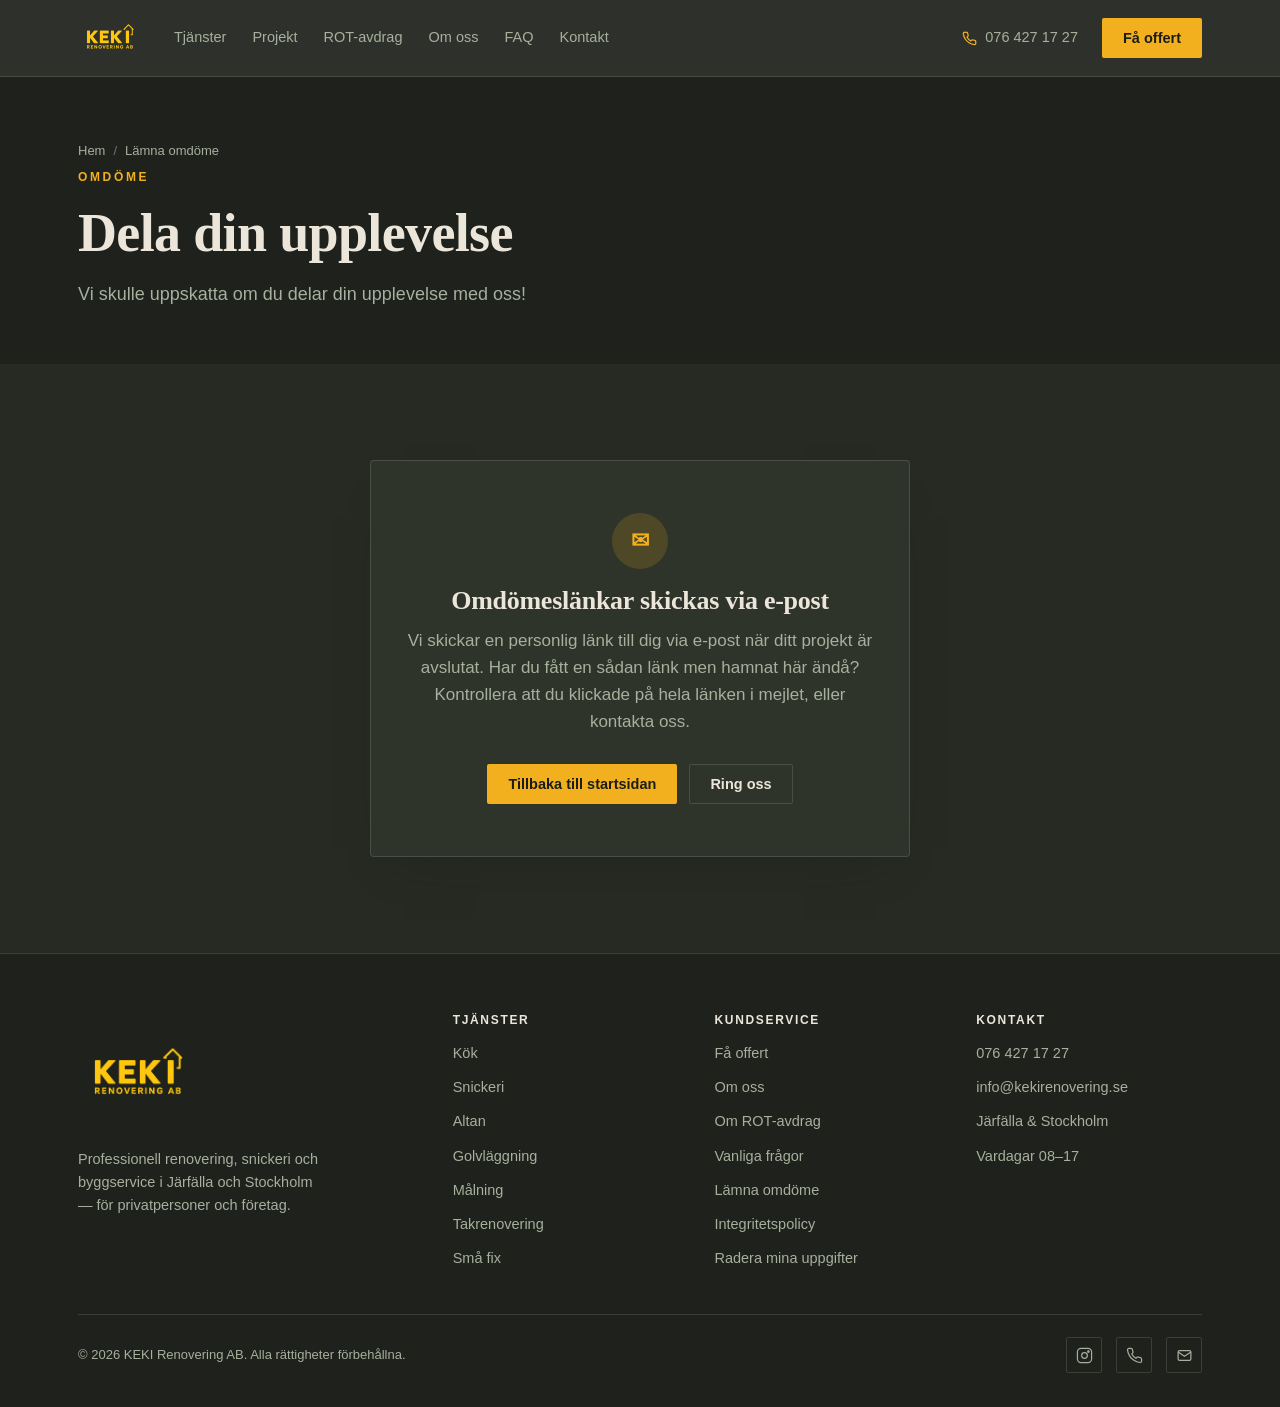
<file: lamna-omdome.html>
<!DOCTYPE html>
<html lang="sv">
<head>
  <meta charset="utf-8">
  <meta name="viewport" content="width=device-width, initial-scale=1">
  <title>Lämna omdöme — KEKI Renovering AB</title>
  <meta name="description" content="Dela din upplevelse av KEKI Renovering. Ditt omdöme granskas innan det publiceras på vår webbplats.">
  <link rel="canonical" href="https://www.kekirenovering.se/lamna-omdome.html">
  <meta name="theme-color" content="#1E211C">

  <meta property="og:type" content="website">
  <meta property="og:title" content="Lämna omdöme — KEKI Renovering AB">
  <meta property="og:description" content="Dela din upplevelse av KEKI Renovering. Ditt omdöme granskas innan det publiceras på vår webbplats.">
  <meta property="og:image" content="https://www.kekirenovering.se/og-image.jpg">
  <meta property="og:locale" content="sv_SE">

  <link rel="icon" href="favicon.ico" sizes="any">
  <link rel="icon" type="image/png" sizes="32x32" href="favicon-32x32.png">
  <link rel="icon" type="image/png" sizes="16x16" href="favicon-16x16.png">
  <link rel="apple-touch-icon" href="apple-touch-icon.png">

  <link rel="stylesheet" href="css/main.css">

  <style>
    /* ---------- page-specific: star rating ---------- */
    .invalid-card{max-width:540px;margin:0 auto;text-align:center;background:var(--pine-3);
      border:1px solid var(--pine-line);border-radius:4px;padding:52px 34px;box-shadow:var(--shadow)}
    .invalid-card .ic-icon{width:56px;height:56px;border-radius:50%;background:rgba(242,176,30,.16);
      color:var(--brand);display:grid;place-items:center;margin:0 auto 18px;font:700 22px/1 var(--sans)}
    .invalid-card h2{font-family:var(--serif);font-weight:600;font-size:26px;color:var(--on-pine);margin:0}
    .invalid-card p{margin:12px 0 0;color:var(--on-pine-soft)}
    .invalid-card .ic-actions{display:flex;gap:12px;justify-content:center;flex-wrap:wrap;margin-top:28px}
    .star-field{border:0;padding:0;margin:0 0 16px}
    .star-field legend{padding:0;font-size:12.5px;letter-spacing:.06em;text-transform:uppercase;color:var(--on-pine-soft);margin-bottom:8px}
    .stars-input{display:flex;gap:6px}
    .stars-input input{position:absolute;width:1px;height:1px;opacity:0;overflow:hidden}
    .stars-input label{font-size:32px;line-height:1;padding:2px 3px;border-radius:4px;color:var(--pine-line);cursor:pointer;transition:color .15s}
    .stars-input input:checked + label,
    .stars-input label:has(~ input:checked){color:var(--brand)}
    .stars-input label:hover,
    .stars-input label:has(~ label:hover){color:var(--brand)}
    .stars-input input:focus-visible + label{outline:2px solid var(--brand);outline-offset:2px}
    .rating-text{margin-top:6px;font-size:14px;color:var(--on-pine-soft);min-height:1.2em}
    .charcount{margin-top:6px;font-size:12.5px;color:var(--on-pine-soft);text-align:right}
  </style>
</head>
<body>

<!-- ============ HEADER ============ -->
<header class="site" id="top">
  <div class="wrap nav">
    <a href="index.html" class="brand" aria-label="KEKI Renovering AB — till startsidan">
      <picture>
        <source srcset="assets/images/keki-transparent.avif" type="image/avif">
        <img src="assets/images/keki-transparent.webp" srcset="assets/images/keki-transparent.webp 1x, assets/images/keki-transparent@2x.webp 2x" alt="KEKI Renovering AB" width="88" height="88">
      </picture>
    </a>
    <nav class="links" aria-label="Huvudmeny">
      <a href="index.html#tjanster">Tjänster</a>
      <a href="index.html#projekt">Projekt</a>
      <a href="rot-avdrag.html">ROT-avdrag</a>
      <a href="about.html">Om oss</a>
      <a href="faq.html">FAQ</a>
      <a href="index.html#kontakt">Kontakt</a>
    </nav>
    <div class="spacer"></div>
    <a class="tel" href="tel:+46764271727">
      <svg viewBox="0 0 24 24" aria-hidden="true"><path d="M22 16.9v3a2 2 0 0 1-2.2 2 19.8 19.8 0 0 1-8.6-3.1 19.5 19.5 0 0 1-6-6 19.8 19.8 0 0 1-3.1-8.7A2 2 0 0 1 4.1 2h3a2 2 0 0 1 2 1.7c.1 1 .4 1.9.7 2.8a2 2 0 0 1-.5 2.1L8.1 9.9a16 16 0 0 0 6 6l1.3-1.3a2 2 0 0 1 2.1-.4c.9.3 1.8.6 2.8.7a2 2 0 0 1 1.7 2Z"/></svg>
      076 427 17 27
    </a>
    <a class="btn btn-primary" href="index.html#kontakt">Få offert</a>
    <button class="menu-btn" aria-label="Öppna meny" id="openMenu" aria-expanded="false"><svg viewBox="0 0 24 24" aria-hidden="true"><path d="M3 6h18M3 12h18M3 18h18"/></svg></button>
  </div>
</header>

<div class="drawer" id="drawer" aria-hidden="true">
  <div class="dtop">
    <picture>
      <source srcset="assets/images/keki-transparent.avif" type="image/avif">
      <img src="assets/images/keki-transparent.webp" alt="KEKI Renovering AB" width="76" height="76">
    </picture>
    <button class="dclose" aria-label="Stäng meny" id="closeMenu"><svg viewBox="0 0 24 24" aria-hidden="true"><path d="M18 6 6 18M6 6l12 12"/></svg></button>
  </div>
  <nav aria-label="Mobilmeny">
    <a href="index.html#tjanster" data-close>Tjänster</a>
    <a href="index.html#projekt" data-close>Projekt</a>
    <a href="rot-avdrag.html" data-close>ROT-avdrag</a>
    <a href="about.html" data-close>Om oss</a>
    <a href="faq.html" data-close>FAQ</a>
    <a href="index.html#kontakt" data-close>Kontakt</a>
  </nav>
  <a class="btn btn-primary btn-lg" href="index.html#kontakt" data-close>Få kostnadsfri offert</a>
</div>

<!-- ============ PAGE HERO ============ -->
<section class="page-hero">
  <div class="wrap">
    <div class="crumb"><a href="index.html">Hem</a><span>/</span>Lämna omdöme</div>
    <span class="eyebrow">Omdöme</span>
    <h1>Dela din upplevelse</h1>
    <p class="lead">Vi skulle uppskatta om du delar din upplevelse med oss!</p>
  </div>
</section>

<!-- ============ REVIEW FORM ============ -->
<section class="contact" id="omdome-form">
  <div class="wrap">

    <div class="grid" id="reviewGrid">
      <div class="reveal">
        <span class="eyebrow">Omdöme</span>
        <h2>Din upplevelse betyder mycket</h2>
        <p class="sub">Vi uppskattar verkligen att du tar dig tid att dela din upplevelse med oss. Ditt omdöme granskas innan det publiceras på vår webbplats.</p>
        <div class="details">
          <div class="detail">
            <div class="di"><svg viewBox="0 0 24 24" aria-hidden="true"><path d="M22 16.9v3a2 2 0 0 1-2.2 2 19.8 19.8 0 0 1-8.6-3.1 19.5 19.5 0 0 1-6-6 19.8 19.8 0 0 1-3.1-8.7A2 2 0 0 1 4.1 2h3a2 2 0 0 1 2 1.7c.1 1 .4 1.9.7 2.8a2 2 0 0 1-.5 2.1L8.1 9.9a16 16 0 0 0 6 6l1.3-1.3a2 2 0 0 1 2.1-.4c.9.3 1.8.6 2.8.7a2 2 0 0 1 1.7 2Z"/></svg></div>
            <div><div class="dl">Frågor om din länk?</div><div class="dv"><a href="tel:+46764271727">+46 76 427 17 27</a></div><div class="dn">Vardagar 08:00–17:00</div></div>
          </div>
          <div class="detail">
            <div class="di"><svg viewBox="0 0 24 24" aria-hidden="true"><rect x="3" y="5" width="18" height="14" rx="2"/><path d="m3 7 9 6 9-6"/></svg></div>
            <div><div class="dl">E-post</div><div class="dv"><a href="mailto:info@kekirenovering.se">info@kekirenovering.se</a></div><div class="dn">Vi svarar inom 24 timmar</div></div>
          </div>
        </div>
      </div>

      <form class="qform reveal" id="reviewForm" novalidate>
        <div class="qh">Ditt omdöme</div>
        <h3>Berätta om din upplevelse</h3>
        <div class="qn">Tar under en minut</div>

        <div class="field"><label for="rv-name">Ditt namn</label><input id="rv-name" name="name" type="text" autocomplete="name" placeholder="För- och efternamn" maxlength="255" required></div>

        <fieldset class="field star-field">
          <legend>Betyg</legend>
          <div class="stars-input" id="starsInput">
            <input type="radio" id="rv-star1" name="rating" value="1">
            <label for="rv-star1" aria-label="1 stjärna"><span aria-hidden="true">★</span></label>
            <input type="radio" id="rv-star2" name="rating" value="2">
            <label for="rv-star2" aria-label="2 stjärnor"><span aria-hidden="true">★</span></label>
            <input type="radio" id="rv-star3" name="rating" value="3">
            <label for="rv-star3" aria-label="3 stjärnor"><span aria-hidden="true">★</span></label>
            <input type="radio" id="rv-star4" name="rating" value="4">
            <label for="rv-star4" aria-label="4 stjärnor"><span aria-hidden="true">★</span></label>
            <input type="radio" id="rv-star5" name="rating" value="5" checked>
            <label for="rv-star5" aria-label="5 stjärnor"><span aria-hidden="true">★</span></label>
          </div>
          <div class="rating-text" id="ratingText">Utmärkt!</div>
        </fieldset>

        <div class="field">
          <label for="rv-text">Ditt omdöme</label>
          <textarea id="rv-text" name="review" placeholder="Berätta om din upplevelse med oss…" maxlength="2000" rows="6" required></textarea>
          <div class="charcount" id="rvCharcount">0 / 2000 tecken</div>
        </div>

        <!-- Honeypot — lämnas tomt av människor -->
        <div class="hp" aria-hidden="true"><label for="rv-web">Webbplats</label><input id="rv-web" name="website" type="text" tabindex="-1" autocomplete="off"></div>

        <button class="btn btn-primary" type="submit" id="rvSubmitBtn">Skicka omdöme</button>
        <div class="form-error" id="rvFormError" role="alert" hidden></div>
        <div class="fineprint"><svg viewBox="0 0 24 24" aria-hidden="true"><path d="M12 2 4 6v6c0 5 3.4 8.5 8 10 4.6-1.5 8-5 8-10V6l-8-4Z"/></svg>Ditt omdöme granskas innan det publiceras på vår webbplats.</div>
      </form>
    </div>

    <div class="invalid-card reveal" id="invalidCard" hidden>
      <div class="ic-icon" aria-hidden="true">✉</div>
      <h2>Omdömeslänkar skickas via e-post</h2>
      <p>Vi skickar en personlig länk till dig via e-post när ditt projekt är avslutat. Har du fått en sådan länk men hamnat här ändå? Kontrollera att du klickade på hela länken i mejlet, eller kontakta oss.</p>
      <div class="ic-actions">
        <a class="btn btn-primary" href="index.html">Tillbaka till startsidan</a>
        <a class="btn btn-ghost" href="tel:+46764271727">Ring oss</a>
      </div>
    </div>

  </div>
</section>

<!-- ============ FOOTER ============ -->
<footer class="site">
  <div class="wrap">
    <div class="fgrid">
      <div>
        <picture>
          <source srcset="assets/images/keki-transparent.avif" type="image/avif">
          <img src="assets/images/keki-transparent.webp" alt="KEKI Renovering AB" width="120" height="120" loading="lazy">
        </picture>
        <p class="about">Professionell renovering, snickeri och byggservice i Järfälla och Stockholm — för privatpersoner och företag.</p>
      </div>
      <div>
        <h4>Tjänster</h4>
        <ul><li><a href="index.html#tjanster">Kök</a></li><li><a href="index.html#tjanster">Snickeri</a></li><li><a href="index.html#tjanster">Altan</a></li><li><a href="index.html#tjanster">Golvläggning</a></li><li><a href="index.html#tjanster">Målning</a></li><li><a href="index.html#tjanster">Takrenovering</a></li><li><a href="index.html#tjanster">Små fix</a></li></ul>
      </div>
      <div>
        <h4>Kundservice</h4>
        <ul><li><a href="index.html#kontakt">Få offert</a></li><li><a href="about.html">Om oss</a></li><li><a href="rot-avdrag.html">Om ROT-avdrag</a></li><li><a href="faq.html">Vanliga frågor</a></li><li><a href="lamna-omdome.html" aria-current="page">Lämna omdöme</a></li><li><a href="privacy-policy.html">Integritetspolicy</a></li><li><a href="radera-mina-uppgifter.html">Radera mina uppgifter</a></li></ul>
      </div>
      <div>
        <h4>Kontakt</h4>
        <ul><li><a href="tel:+46764271727">076 427 17 27</a></li><li><a href="mailto:info@kekirenovering.se">info@kekirenovering.se</a></li><li>Järfälla &amp; Stockholm</li><li>Vardagar 08–17</li></ul>
      </div>
    </div>
    <div class="fbot">
      <span>© <span id="year">2026</span> KEKI Renovering AB. Alla rättigheter förbehållna.</span>
      <div class="soc">
        <a href="https://www.instagram.com/kekirenovering" target="_blank" rel="noopener" aria-label="Instagram"><svg viewBox="0 0 24 24" aria-hidden="true"><rect x="2" y="2" width="20" height="20" rx="5"/><circle cx="12" cy="12" r="4"/><circle cx="17.5" cy="6.5" r="1"/></svg></a>
        <a href="tel:+46764271727" aria-label="Ring oss"><svg viewBox="0 0 24 24" aria-hidden="true"><path d="M22 16.9v3a2 2 0 0 1-2.2 2 19.8 19.8 0 0 1-8.6-3.1 19.5 19.5 0 0 1-6-6 19.8 19.8 0 0 1-3.1-8.7A2 2 0 0 1 4.1 2h3a2 2 0 0 1 2 1.7c.1 1 .4 1.9.7 2.8a2 2 0 0 1-.5 2.1L8.1 9.9a16 16 0 0 0 6 6l1.3-1.3a2 2 0 0 1 2.1-.4c.9.3 1.8.6 2.8.7a2 2 0 0 1 1.7 2Z"/></svg></a>
        <a href="mailto:info@kekirenovering.se" aria-label="Maila oss"><svg viewBox="0 0 24 24" aria-hidden="true"><rect x="3" y="5" width="18" height="14" rx="2"/><path d="m3 7 9 6 9-6"/></svg></a>
      </div>
    </div>
  </div>
</footer>

<script src="js/main.js" defer></script>
<script>
  (function () {
    'use strict';

    var API_BASE = 'https://mf-stonedesign-api-gghedbdmdcbhhvf0.northeurope-01.azurewebsites.net/api';

    var params = new URLSearchParams(window.location.search);
    var submissionId = params.get('submission');
    var token = params.get('token');

    var reviewGrid = document.getElementById('reviewGrid');
    var invalidCard = document.getElementById('invalidCard');

    if (!submissionId || !token) {
      // Ogiltig eller saknad länk — samma kontroll som originalformuläret.
      if (reviewGrid) reviewGrid.hidden = true;
      if (invalidCard) invalidCard.hidden = false;
      return;
    }

    var form = document.getElementById('reviewForm');
    var errorBox = document.getElementById('rvFormError');
    var submitBtn = document.getElementById('rvSubmitBtn');
    var textarea = document.getElementById('rv-text');
    var charcount = document.getElementById('rvCharcount');
    var ratingText = document.getElementById('ratingText');

    var RATING_LABELS = { '5': 'Utmärkt!', '4': 'Bra', '3': 'Okej', '2': 'Kunde vara bättre', '1': 'Inte nöjd' };

    textarea.addEventListener('input', function () {
      charcount.textContent = textarea.value.length + ' / 2000 tecken';
    });

    form.querySelectorAll('input[name="rating"]').forEach(function (r) {
      r.addEventListener('change', function () {
        ratingText.textContent = RATING_LABELS[r.value] || '';
      });
    });

    form.addEventListener('submit', function (ev) {
      ev.preventDefault();
      errorBox.hidden = true;

      if (!form.reportValidity()) return;

      var name = document.getElementById('rv-name').value.trim();
      var review = textarea.value.trim();
      var checked = form.querySelector('input[name="rating"]:checked');
      var rating = checked ? Math.trunc(Number(checked.value)) : 5;
      var website = document.getElementById('rv-web').value; // honeypot — måste förbli tomt

      if (!name || !review) {
        errorBox.hidden = false;
        errorBox.textContent = 'Vänligen fyll i alla fält.';
        return;
      }

      submitBtn.disabled = true;
      submitBtn.textContent = 'Skickar…';

      var url = API_BASE + '/submit-review?submission=' + encodeURIComponent(submissionId) + '&token=' + encodeURIComponent(token);

      fetch(url, {
        method: 'POST',
        headers: { 'Content-Type': 'application/json' },
        body: JSON.stringify({ name: name, rating: rating, review: review, website: website })
      })
        .then(function (res) {
          return res.json().catch(function () {
            throw new Error('Ogiltigt svar från servern');
          }).then(function (data) {
            if (res.ok && data && data.success) return data;
            throw new Error((data && data.message) || 'Något gick fel');
          });
        })
        .then(function () {
          form.classList.add('done');
          form.innerHTML =
            '<div><div class="check"><svg viewBox="0 0 24 24" fill="none" stroke-width="2.4"><path d="M20 6 9 17l-5-5"/></svg></div>' +
            '<h3 tabindex="-1">Tack för ditt omdöme!</h3>' +
            '<div class="qn" style="margin-top:8px">Vi uppskattar verkligen att du tog dig tid att dela din upplevelse. Ditt omdöme granskas innan det publiceras på vår webbplats.</div>' +
            '<div class="qn" style="margin-top:14px">Du skickas till startsidan om en liten stund — eller <a href="index.html" style="color:var(--brand);text-decoration:underline">gå dit direkt</a>.</div></div>';
          var successHeading = form.querySelector('h3');
          if (successHeading) successHeading.focus();
          setTimeout(function () { window.location.href = 'index.html'; }, 4000);
        })
        .catch(function (err) {
          submitBtn.disabled = false;
          submitBtn.textContent = 'Skicka omdöme';
          errorBox.hidden = false;
          var msg = (err && err.message) ? escapeHtml(err.message) : 'Något gick fel när omdömet skulle skickas.';
          errorBox.innerHTML =
            msg + ' Prova igen om en stund — eller ' +
            'ring oss på <a href="tel:+46764271727">076&nbsp;427&nbsp;17&nbsp;27</a> eller mejla ' +
            '<a href="mailto:info@kekirenovering.se">info@kekirenovering.se</a>.';
        });
    });

    function escapeHtml(str) {
      var div = document.createElement('div');
      div.textContent = str;
      return div.innerHTML;
    }
  })();
</script>
</body>
</html>
</file>
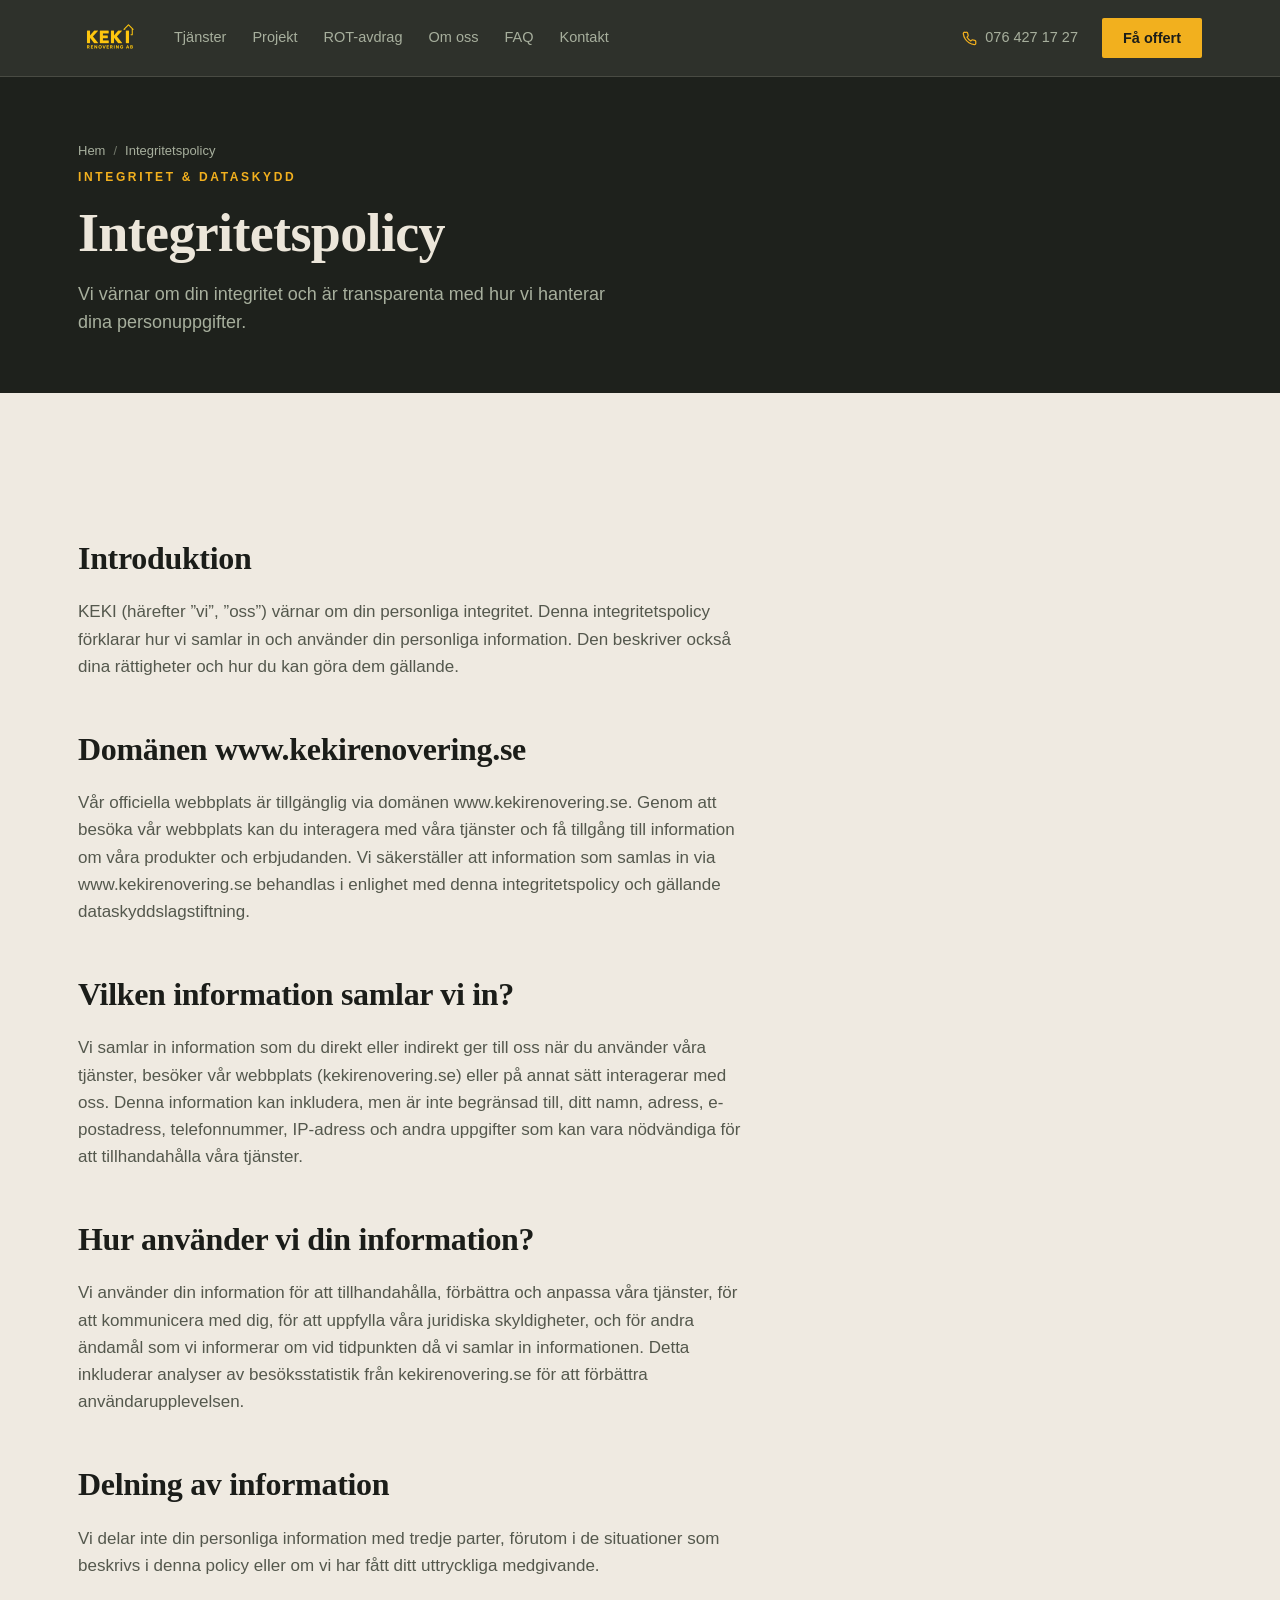
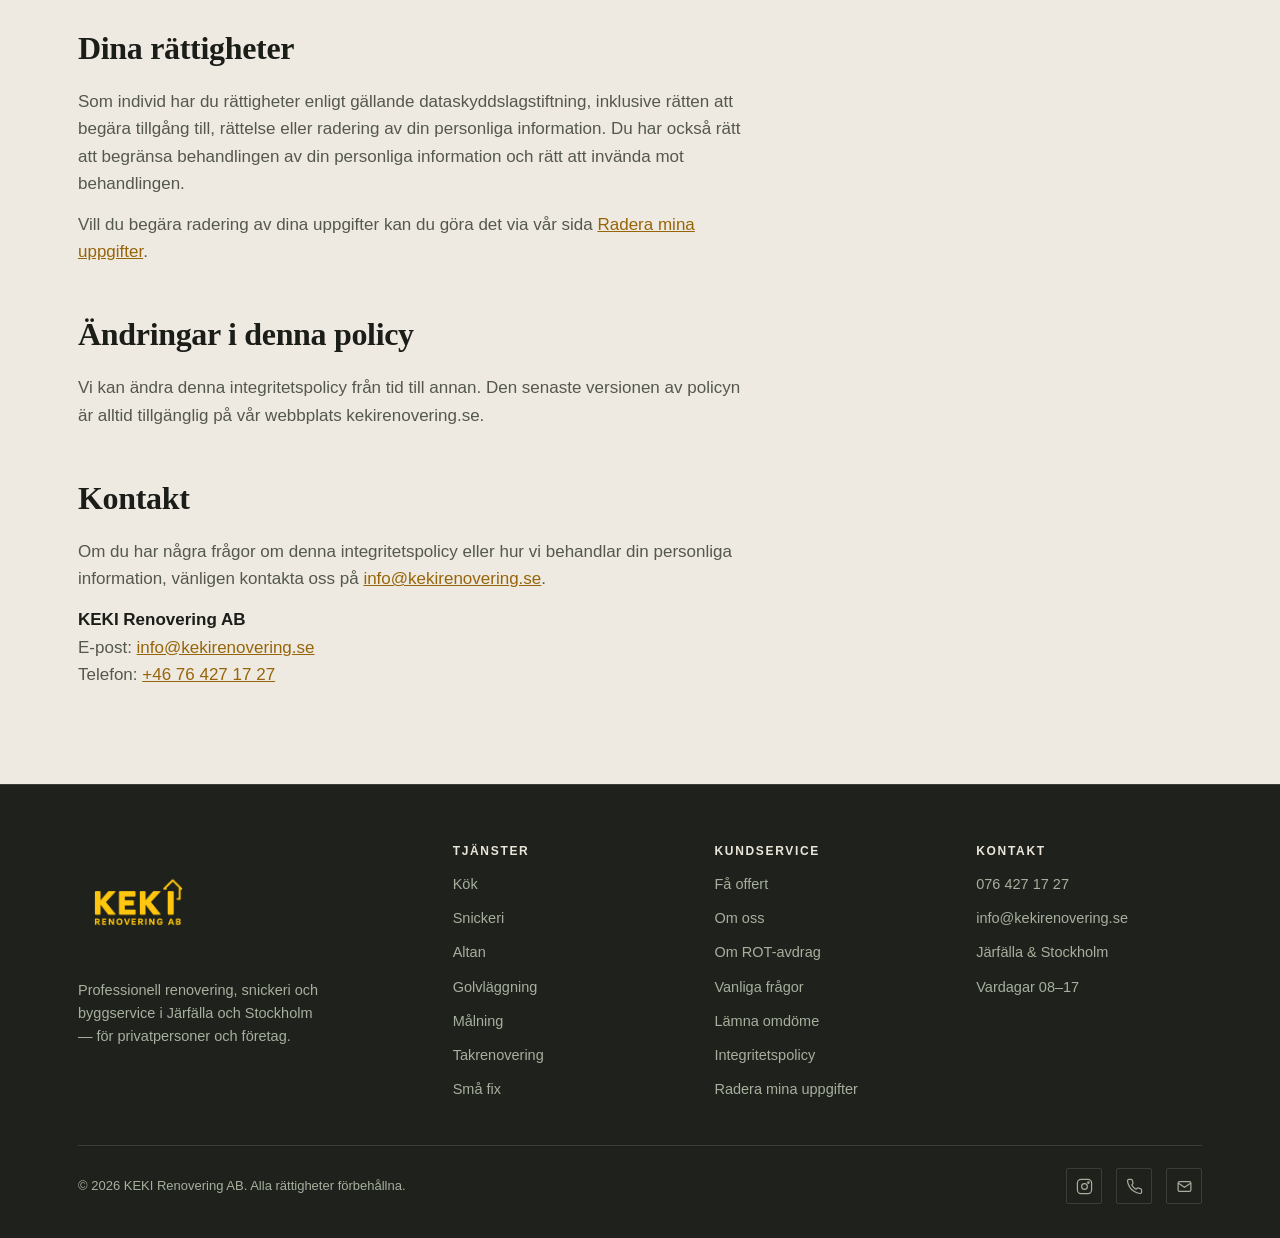
<file: privacy-policy.html>
<!DOCTYPE html>
<html lang="sv">
<head>
  <meta charset="utf-8">
  <meta name="viewport" content="width=device-width, initial-scale=1">
  <title>Integritetspolicy — KEKI Renovering AB</title>
  <meta name="description" content="KEKI Renovering AB:s integritetspolicy: vilka personuppgifter vi samlar in, hur vi använder dem, vem vi delar dem med och vilka rättigheter du har.">
  <link rel="canonical" href="https://www.kekirenovering.se/privacy-policy.html">
  <meta name="theme-color" content="#1E211C">

  <meta property="og:type" content="website">
  <meta property="og:title" content="Integritetspolicy — KEKI Renovering AB">
  <meta property="og:description" content="Så samlar, använder och skyddar KEKI Renovering AB dina personuppgifter — och så här gör du gällande dina rättigheter.">
  <meta property="og:image" content="https://www.kekirenovering.se/og-image.jpg">
  <meta property="og:locale" content="sv_SE">

  <link rel="icon" href="favicon.ico" sizes="any">
  <link rel="icon" type="image/png" sizes="32x32" href="favicon-32x32.png">
  <link rel="icon" type="image/png" sizes="16x16" href="favicon-16x16.png">
  <link rel="apple-touch-icon" href="apple-touch-icon.png">

  <link rel="stylesheet" href="css/main.css">
</head>
<body>

<!-- ============ HEADER ============ -->
<header class="site" id="top">
  <div class="wrap nav">
    <a href="index.html" class="brand" aria-label="KEKI Renovering AB — till startsidan">
      <picture>
        <source srcset="assets/images/keki-transparent.avif" type="image/avif">
        <img src="assets/images/keki-transparent.webp" srcset="assets/images/keki-transparent.webp 1x, assets/images/keki-transparent@2x.webp 2x" alt="KEKI Renovering AB" width="88" height="88">
      </picture>
    </a>
    <nav class="links" aria-label="Huvudmeny">
      <a href="index.html#tjanster">Tjänster</a>
      <a href="index.html#projekt">Projekt</a>
      <a href="rot-avdrag.html">ROT-avdrag</a>
      <a href="about.html">Om oss</a>
      <a href="faq.html">FAQ</a>
      <a href="index.html#kontakt">Kontakt</a>
    </nav>
    <div class="spacer"></div>
    <a class="tel" href="tel:+46764271727">
      <svg viewBox="0 0 24 24" aria-hidden="true"><path d="M22 16.9v3a2 2 0 0 1-2.2 2 19.8 19.8 0 0 1-8.6-3.1 19.5 19.5 0 0 1-6-6 19.8 19.8 0 0 1-3.1-8.7A2 2 0 0 1 4.1 2h3a2 2 0 0 1 2 1.7c.1 1 .4 1.9.7 2.8a2 2 0 0 1-.5 2.1L8.1 9.9a16 16 0 0 0 6 6l1.3-1.3a2 2 0 0 1 2.1-.4c.9.3 1.8.6 2.8.7a2 2 0 0 1 1.7 2Z"/></svg>
      076 427 17 27
    </a>
    <a class="btn btn-primary" href="index.html#kontakt">Få offert</a>
    <button class="menu-btn" aria-label="Öppna meny" id="openMenu" aria-expanded="false"><svg viewBox="0 0 24 24" aria-hidden="true"><path d="M3 6h18M3 12h18M3 18h18"/></svg></button>
  </div>
</header>

<div class="drawer" id="drawer" aria-hidden="true">
  <div class="dtop">
    <picture>
      <source srcset="assets/images/keki-transparent.avif" type="image/avif">
      <img src="assets/images/keki-transparent.webp" alt="KEKI Renovering AB" width="76" height="76">
    </picture>
    <button class="dclose" aria-label="Stäng meny" id="closeMenu"><svg viewBox="0 0 24 24" aria-hidden="true"><path d="M18 6 6 18M6 6l12 12"/></svg></button>
  </div>
  <nav aria-label="Mobilmeny">
    <a href="index.html#tjanster" data-close>Tjänster</a>
    <a href="index.html#projekt" data-close>Projekt</a>
    <a href="rot-avdrag.html" data-close>ROT-avdrag</a>
    <a href="about.html" data-close>Om oss</a>
    <a href="faq.html" data-close>FAQ</a>
    <a href="index.html#kontakt" data-close>Kontakt</a>
  </nav>
  <a class="btn btn-primary btn-lg" href="index.html#kontakt" data-close>Få kostnadsfri offert</a>
</div>

<!-- ============ PAGE HERO ============ -->
<section class="page-hero">
  <div class="wrap">
    <div class="crumb"><a href="index.html">Hem</a><span>/</span>Integritetspolicy</div>
    <span class="eyebrow">Integritet &amp; dataskydd</span>
    <h1>Integritetspolicy</h1>
    <p class="lead">Vi värnar om din integritet och är transparenta med hur vi hanterar dina personuppgifter.</p>
  </div>
</section>

<!-- ============ CONTENT ============ -->
<section>
  <div class="wrap">
    <div class="prose reveal">
      <h2>Introduktion</h2>
      <p>KEKI (härefter ”vi”, ”oss”) värnar om din personliga integritet. Denna integritetspolicy förklarar hur vi samlar in och använder din personliga information. Den beskriver också dina rättigheter och hur du kan göra dem gällande.</p>

      <h2>Domänen www.kekirenovering.se</h2>
      <p>Vår officiella webbplats är tillgänglig via domänen www.kekirenovering.se. Genom att besöka vår webbplats kan du interagera med våra tjänster och få tillgång till information om våra produkter och erbjudanden. Vi säkerställer att information som samlas in via www.kekirenovering.se behandlas i enlighet med denna integritetspolicy och gällande dataskyddslagstiftning.</p>

      <h2>Vilken information samlar vi in?</h2>
      <p>Vi samlar in information som du direkt eller indirekt ger till oss när du använder våra tjänster, besöker vår webbplats (kekirenovering.se) eller på annat sätt interagerar med oss. Denna information kan inkludera, men är inte begränsad till, ditt namn, adress, e-postadress, telefonnummer, IP-adress och andra uppgifter som kan vara nödvändiga för att tillhandahålla våra tjänster.</p>

      <h2>Hur använder vi din information?</h2>
      <p>Vi använder din information för att tillhandahålla, förbättra och anpassa våra tjänster, för att kommunicera med dig, för att uppfylla våra juridiska skyldigheter, och för andra ändamål som vi informerar om vid tidpunkten då vi samlar in informationen. Detta inkluderar analyser av besöksstatistik från kekirenovering.se för att förbättra användarupplevelsen.</p>

      <h2>Delning av information</h2>
      <p>Vi delar inte din personliga information med tredje parter, förutom i de situationer som beskrivs i denna policy eller om vi har fått ditt uttryckliga medgivande.</p>

      <h2>Dina rättigheter</h2>
      <p>Som individ har du rättigheter enligt gällande dataskyddslagstiftning, inklusive rätten att begära tillgång till, rättelse eller radering av din personliga information. Du har också rätt att begränsa behandlingen av din personliga information och rätt att invända mot behandlingen.</p>
      <p>Vill du begära radering av dina uppgifter kan du göra det via vår sida <a href="radera-mina-uppgifter.html">Radera mina uppgifter</a>.</p>

      <h2>Ändringar i denna policy</h2>
      <p>Vi kan ändra denna integritetspolicy från tid till annan. Den senaste versionen av policyn är alltid tillgänglig på vår webbplats kekirenovering.se.</p>

      <h2>Kontakt</h2>
      <p>Om du har några frågor om denna integritetspolicy eller hur vi behandlar din personliga information, vänligen kontakta oss på <a href="mailto:info@kekirenovering.se">info@kekirenovering.se</a>.</p>
      <p><strong>KEKI Renovering AB</strong><br>
      E-post: <a href="mailto:info@kekirenovering.se">info@kekirenovering.se</a><br>
      Telefon: <a href="tel:+46764271727">+46 76 427 17 27</a></p>
    </div>
  </div>
</section>

<!-- ============ FOOTER ============ -->
<footer class="site">
  <div class="wrap">
    <div class="fgrid">
      <div>
        <picture>
          <source srcset="assets/images/keki-transparent.avif" type="image/avif">
          <img src="assets/images/keki-transparent.webp" alt="KEKI Renovering AB" width="120" height="120" loading="lazy">
        </picture>
        <p class="about">Professionell renovering, snickeri och byggservice i Järfälla och Stockholm — för privatpersoner och företag.</p>
      </div>
      <div>
        <h4>Tjänster</h4>
        <ul><li><a href="index.html#tjanster">Kök</a></li><li><a href="index.html#tjanster">Snickeri</a></li><li><a href="index.html#tjanster">Altan</a></li><li><a href="index.html#tjanster">Golvläggning</a></li><li><a href="index.html#tjanster">Målning</a></li><li><a href="index.html#tjanster">Takrenovering</a></li><li><a href="index.html#tjanster">Små fix</a></li></ul>
      </div>
      <div>
        <h4>Kundservice</h4>
        <ul><li><a href="index.html#kontakt">Få offert</a></li><li><a href="about.html">Om oss</a></li><li><a href="rot-avdrag.html">Om ROT-avdrag</a></li><li><a href="faq.html">Vanliga frågor</a></li><li><a href="lamna-omdome.html">Lämna omdöme</a></li><li><a href="privacy-policy.html" aria-current="page">Integritetspolicy</a></li><li><a href="radera-mina-uppgifter.html">Radera mina uppgifter</a></li></ul>
      </div>
      <div>
        <h4>Kontakt</h4>
        <ul><li><a href="tel:+46764271727">076 427 17 27</a></li><li><a href="mailto:info@kekirenovering.se">info@kekirenovering.se</a></li><li>Järfälla &amp; Stockholm</li><li>Vardagar 08–17</li></ul>
      </div>
    </div>
    <div class="fbot">
      <span>© <span id="year">2026</span> KEKI Renovering AB. Alla rättigheter förbehållna.</span>
      <div class="soc">
        <a href="https://www.instagram.com/kekirenovering" target="_blank" rel="noopener" aria-label="Instagram"><svg viewBox="0 0 24 24" aria-hidden="true"><rect x="2" y="2" width="20" height="20" rx="5"/><circle cx="12" cy="12" r="4"/><circle cx="17.5" cy="6.5" r="1"/></svg></a>
        <a href="tel:+46764271727" aria-label="Ring oss"><svg viewBox="0 0 24 24" aria-hidden="true"><path d="M22 16.9v3a2 2 0 0 1-2.2 2 19.8 19.8 0 0 1-8.6-3.1 19.5 19.5 0 0 1-6-6 19.8 19.8 0 0 1-3.1-8.7A2 2 0 0 1 4.1 2h3a2 2 0 0 1 2 1.7c.1 1 .4 1.9.7 2.8a2 2 0 0 1-.5 2.1L8.1 9.9a16 16 0 0 0 6 6l1.3-1.3a2 2 0 0 1 2.1-.4c.9.3 1.8.6 2.8.7a2 2 0 0 1 1.7 2Z"/></svg></a>
        <a href="mailto:info@kekirenovering.se" aria-label="Maila oss"><svg viewBox="0 0 24 24" aria-hidden="true"><rect x="3" y="5" width="18" height="14" rx="2"/><path d="m3 7 9 6 9-6"/></svg></a>
      </div>
    </div>
  </div>
</footer>

<script src="js/main.js" defer></script>
</body>
</html>
</file>
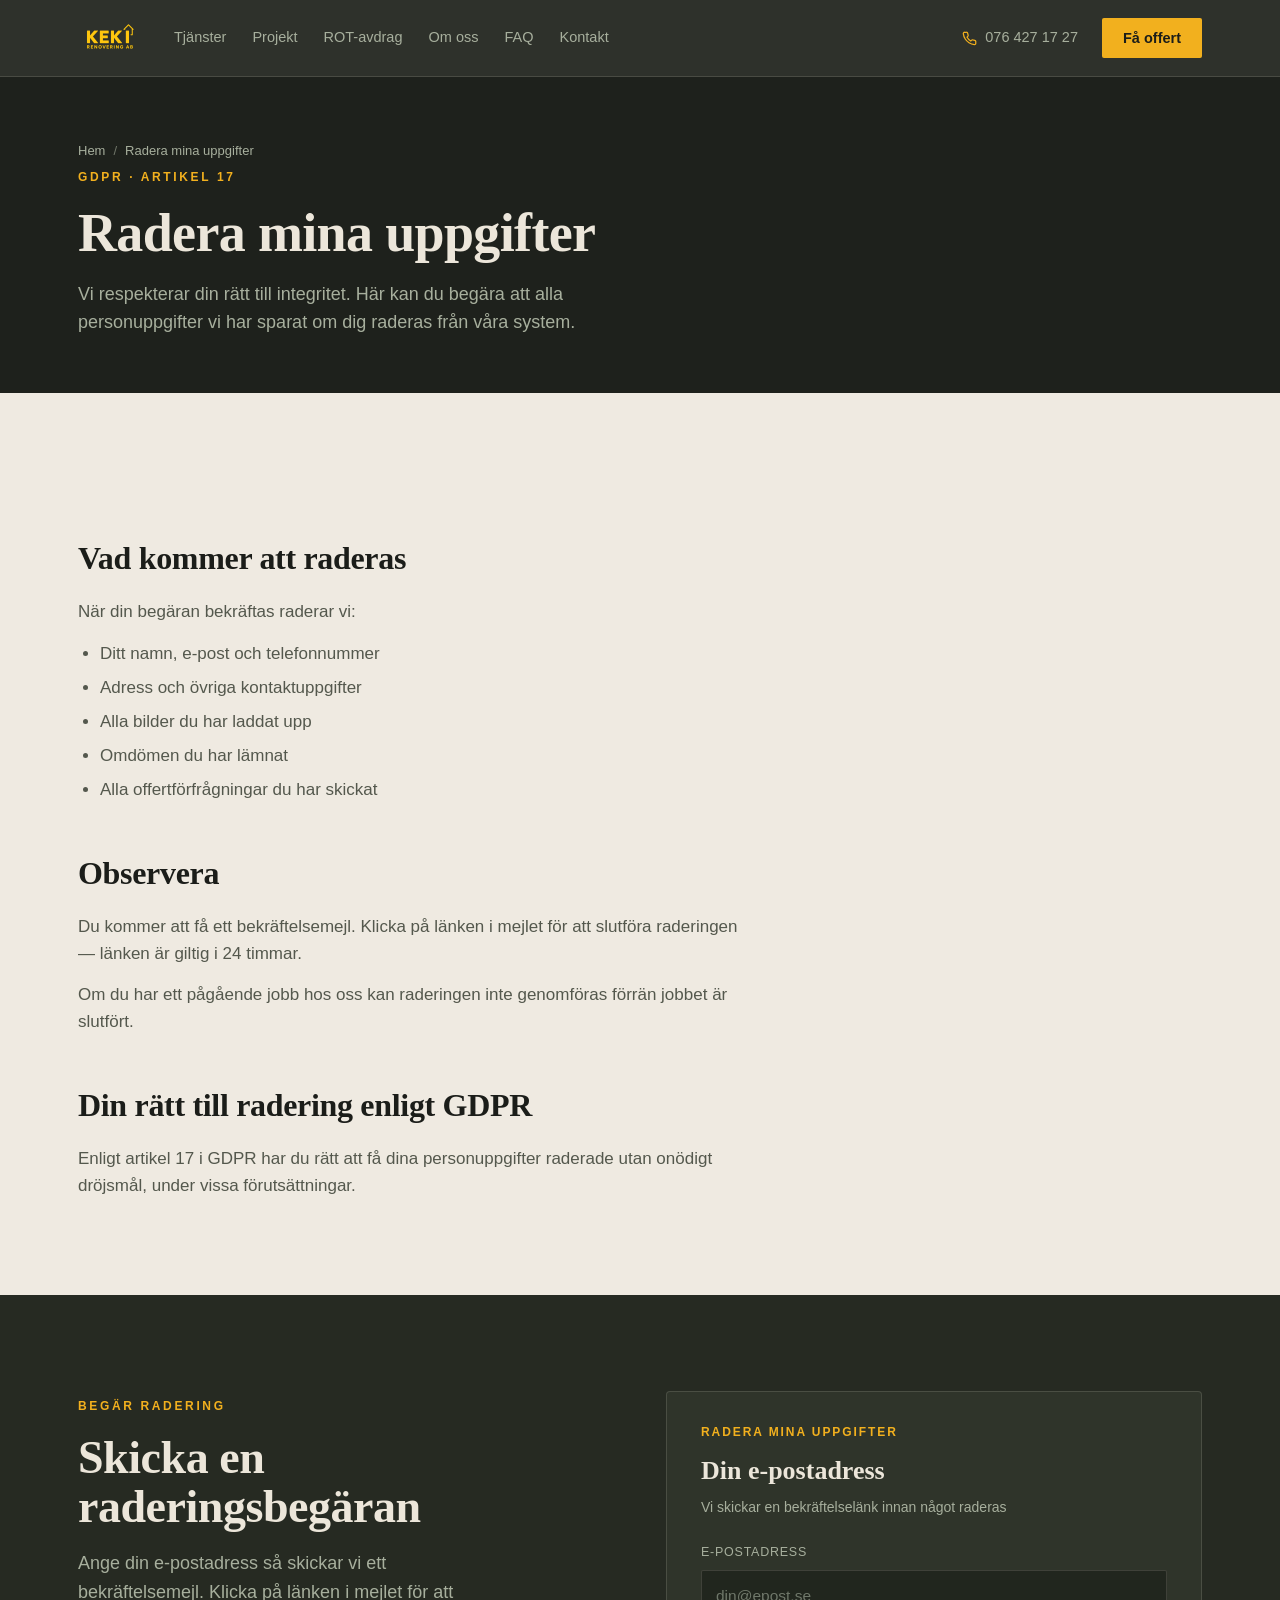
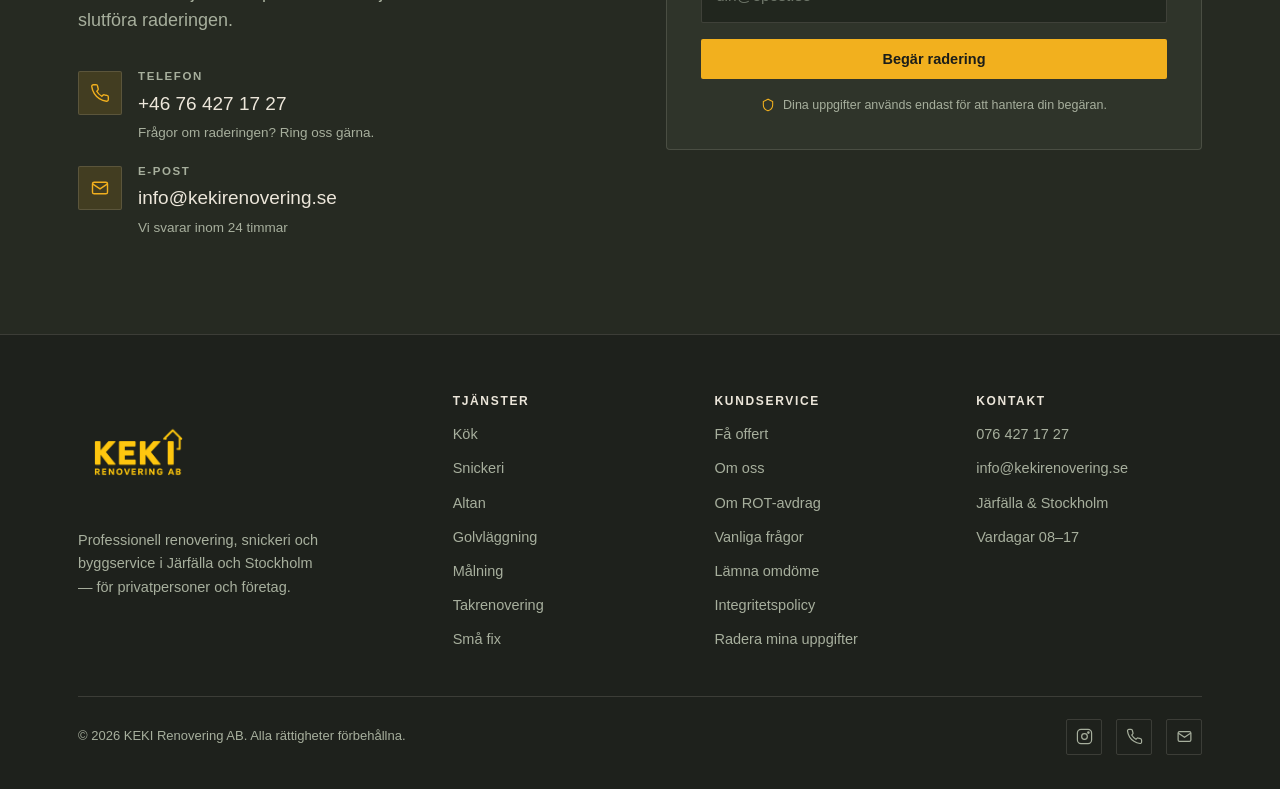
<file: radera-mina-uppgifter.html>
<!DOCTYPE html>
<html lang="sv">
<head>
  <meta charset="utf-8">
  <meta name="viewport" content="width=device-width, initial-scale=1">
  <title>Radera mina uppgifter — KEKI Renovering AB</title>
  <meta name="description" content="Begär radering av dina personuppgifter hos KEKI Renovering AB enligt GDPR artikel 17. Vi skickar en bekräftelselänk innan uppgifterna raderas.">
  <link rel="canonical" href="https://www.kekirenovering.se/radera-mina-uppgifter.html">
  <meta name="theme-color" content="#1E211C">

  <meta property="og:type" content="website">
  <meta property="og:title" content="Radera mina uppgifter — KEKI Renovering AB">
  <meta property="og:description" content="Begär radering av dina personuppgifter enligt GDPR artikel 17 — vi skickar en bekräftelselänk innan något raderas.">
  <meta property="og:image" content="https://www.kekirenovering.se/og-image.jpg">
  <meta property="og:locale" content="sv_SE">

  <link rel="icon" href="favicon.ico" sizes="any">
  <link rel="icon" type="image/png" sizes="32x32" href="favicon-32x32.png">
  <link rel="icon" type="image/png" sizes="16x16" href="favicon-16x16.png">
  <link rel="apple-touch-icon" href="apple-touch-icon.png">

  <link rel="stylesheet" href="css/main.css">
</head>
<body>

<!-- ============ HEADER ============ -->
<header class="site" id="top">
  <div class="wrap nav">
    <a href="index.html" class="brand" aria-label="KEKI Renovering AB — till startsidan">
      <picture>
        <source srcset="assets/images/keki-transparent.avif" type="image/avif">
        <img src="assets/images/keki-transparent.webp" srcset="assets/images/keki-transparent.webp 1x, assets/images/keki-transparent@2x.webp 2x" alt="KEKI Renovering AB" width="88" height="88">
      </picture>
    </a>
    <nav class="links" aria-label="Huvudmeny">
      <a href="index.html#tjanster">Tjänster</a>
      <a href="index.html#projekt">Projekt</a>
      <a href="rot-avdrag.html">ROT-avdrag</a>
      <a href="about.html">Om oss</a>
      <a href="faq.html">FAQ</a>
      <a href="index.html#kontakt">Kontakt</a>
    </nav>
    <div class="spacer"></div>
    <a class="tel" href="tel:+46764271727">
      <svg viewBox="0 0 24 24" aria-hidden="true"><path d="M22 16.9v3a2 2 0 0 1-2.2 2 19.8 19.8 0 0 1-8.6-3.1 19.5 19.5 0 0 1-6-6 19.8 19.8 0 0 1-3.1-8.7A2 2 0 0 1 4.1 2h3a2 2 0 0 1 2 1.7c.1 1 .4 1.9.7 2.8a2 2 0 0 1-.5 2.1L8.1 9.9a16 16 0 0 0 6 6l1.3-1.3a2 2 0 0 1 2.1-.4c.9.3 1.8.6 2.8.7a2 2 0 0 1 1.7 2Z"/></svg>
      076 427 17 27
    </a>
    <a class="btn btn-primary" href="index.html#kontakt">Få offert</a>
    <button class="menu-btn" aria-label="Öppna meny" id="openMenu" aria-expanded="false"><svg viewBox="0 0 24 24" aria-hidden="true"><path d="M3 6h18M3 12h18M3 18h18"/></svg></button>
  </div>
</header>

<div class="drawer" id="drawer" aria-hidden="true">
  <div class="dtop">
    <picture>
      <source srcset="assets/images/keki-transparent.avif" type="image/avif">
      <img src="assets/images/keki-transparent.webp" alt="KEKI Renovering AB" width="76" height="76">
    </picture>
    <button class="dclose" aria-label="Stäng meny" id="closeMenu"><svg viewBox="0 0 24 24" aria-hidden="true"><path d="M18 6 6 18M6 6l12 12"/></svg></button>
  </div>
  <nav aria-label="Mobilmeny">
    <a href="index.html#tjanster" data-close>Tjänster</a>
    <a href="index.html#projekt" data-close>Projekt</a>
    <a href="rot-avdrag.html" data-close>ROT-avdrag</a>
    <a href="about.html" data-close>Om oss</a>
    <a href="faq.html" data-close>FAQ</a>
    <a href="index.html#kontakt" data-close>Kontakt</a>
  </nav>
  <a class="btn btn-primary btn-lg" href="index.html#kontakt" data-close>Få kostnadsfri offert</a>
</div>

<!-- ============ HERO ============ -->
<section class="page-hero">
  <div class="wrap">
    <div class="crumb"><a href="index.html">Hem</a><span>/</span>Radera mina uppgifter</div>
    <span class="eyebrow">GDPR · Artikel 17</span>
    <h1>Radera mina uppgifter</h1>
    <p class="lead">Vi respekterar din rätt till integritet. Här kan du begära att alla personuppgifter vi har sparat om dig raderas från våra system.</p>
  </div>
</section>

<!-- ============ FÖRKLARING ============ -->
<section>
  <div class="wrap">
    <div class="prose reveal">
      <h2>Vad kommer att raderas</h2>
      <p>När din begäran bekräftas raderar vi:</p>
      <ul>
        <li>Ditt namn, e-post och telefonnummer</li>
        <li>Adress och övriga kontaktuppgifter</li>
        <li>Alla bilder du har laddat upp</li>
        <li>Omdömen du har lämnat</li>
        <li>Alla offertförfrågningar du har skickat</li>
      </ul>

      <h2>Observera</h2>
      <p>Du kommer att få ett bekräftelsemejl. Klicka på länken i mejlet för att slutföra raderingen — länken är giltig i 24 timmar.</p>
      <p>Om du har ett pågående jobb hos oss kan raderingen inte genomföras förrän jobbet är slutfört.</p>

      <h2>Din rätt till radering enligt GDPR</h2>
      <p>Enligt artikel 17 i GDPR har du rätt att få dina personuppgifter raderade utan onödigt dröjsmål, under vissa förutsättningar.</p>
    </div>
  </div>
</section>

<!-- ============ RADERINGSFORMULÄR ============ -->
<section class="contact">
  <div class="wrap">
    <div class="grid">
      <div class="reveal">
        <span class="eyebrow">Begär radering</span>
        <h2>Skicka en raderingsbegäran</h2>
        <p class="sub">Ange din e-postadress så skickar vi ett bekräftelsemejl. Klicka på länken i mejlet för att slutföra raderingen.</p>
        <div class="details">
          <div class="detail">
            <div class="di"><svg viewBox="0 0 24 24" aria-hidden="true"><path d="M22 16.9v3a2 2 0 0 1-2.2 2 19.8 19.8 0 0 1-8.6-3.1 19.5 19.5 0 0 1-6-6 19.8 19.8 0 0 1-3.1-8.7A2 2 0 0 1 4.1 2h3a2 2 0 0 1 2 1.7c.1 1 .4 1.9.7 2.8a2 2 0 0 1-.5 2.1L8.1 9.9a16 16 0 0 0 6 6l1.3-1.3a2 2 0 0 1 2.1-.4c.9.3 1.8.6 2.8.7a2 2 0 0 1 1.7 2Z"/></svg></div>
            <div><div class="dl">Telefon</div><div class="dv"><a href="tel:+46764271727">+46 76 427 17 27</a></div><div class="dn">Frågor om raderingen? Ring oss gärna.</div></div>
          </div>
          <div class="detail">
            <div class="di"><svg viewBox="0 0 24 24" aria-hidden="true"><rect x="3" y="5" width="18" height="14" rx="2"/><path d="m3 7 9 6 9-6"/></svg></div>
            <div><div class="dl">E-post</div><div class="dv"><a href="mailto:info@kekirenovering.se">info@kekirenovering.se</a></div><div class="dn">Vi svarar inom 24 timmar</div></div>
          </div>
        </div>
      </div>

      <form class="qform reveal" id="gdprDeleteForm" novalidate>
        <div class="qh">Radera mina uppgifter</div>
        <h3>Din e-postadress</h3>
        <div class="qn">Vi skickar en bekräftelselänk innan något raderas</div>
        <div class="field"><label for="gd-email">E-postadress</label><input id="gd-email" name="email" type="email" autocomplete="email" placeholder="din@epost.se" required></div>
        <button class="btn btn-primary" type="submit" id="gdprSubmitBtn">Begär radering</button>
        <div class="form-error" id="gdprFormError" role="alert" hidden></div>
        <div class="fineprint"><svg viewBox="0 0 24 24" aria-hidden="true"><path d="M12 2 4 6v6c0 5 3.4 8.5 8 10 4.6-1.5 8-5 8-10V6l-8-4Z"/></svg>Dina uppgifter används endast för att hantera din begäran.</div>
      </form>
    </div>
  </div>
</section>

<!-- ============ FOOTER ============ -->
<footer class="site">
  <div class="wrap">
    <div class="fgrid">
      <div>
        <picture>
          <source srcset="assets/images/keki-transparent.avif" type="image/avif">
          <img src="assets/images/keki-transparent.webp" alt="KEKI Renovering AB" width="120" height="120" loading="lazy">
        </picture>
        <p class="about">Professionell renovering, snickeri och byggservice i Järfälla och Stockholm — för privatpersoner och företag.</p>
      </div>
      <div>
        <h4>Tjänster</h4>
        <ul><li><a href="index.html#tjanster">Kök</a></li><li><a href="index.html#tjanster">Snickeri</a></li><li><a href="index.html#tjanster">Altan</a></li><li><a href="index.html#tjanster">Golvläggning</a></li><li><a href="index.html#tjanster">Målning</a></li><li><a href="index.html#tjanster">Takrenovering</a></li><li><a href="index.html#tjanster">Små fix</a></li></ul>
      </div>
      <div>
        <h4>Kundservice</h4>
        <ul>
          <li><a href="index.html#kontakt">Få offert</a></li>
          <li><a href="about.html">Om oss</a></li>
          <li><a href="rot-avdrag.html">Om ROT-avdrag</a></li>
          <li><a href="faq.html">Vanliga frågor</a></li>
          <li><a href="lamna-omdome.html">Lämna omdöme</a></li>
          <li><a href="privacy-policy.html">Integritetspolicy</a></li>
          <li><a href="radera-mina-uppgifter.html" aria-current="page">Radera mina uppgifter</a></li>
        </ul>
      </div>
      <div>
        <h4>Kontakt</h4>
        <ul><li><a href="tel:+46764271727">076 427 17 27</a></li><li><a href="mailto:info@kekirenovering.se">info@kekirenovering.se</a></li><li>Järfälla &amp; Stockholm</li><li>Vardagar 08–17</li></ul>
      </div>
    </div>
    <div class="fbot">
      <span>© <span id="year">2026</span> KEKI Renovering AB. Alla rättigheter förbehållna.</span>
      <div class="soc">
        <a href="https://www.instagram.com/kekirenovering" target="_blank" rel="noopener" aria-label="Instagram"><svg viewBox="0 0 24 24" aria-hidden="true"><rect x="2" y="2" width="20" height="20" rx="5"/><circle cx="12" cy="12" r="4"/><circle cx="17.5" cy="6.5" r="1"/></svg></a>
        <a href="tel:+46764271727" aria-label="Ring oss"><svg viewBox="0 0 24 24" aria-hidden="true"><path d="M22 16.9v3a2 2 0 0 1-2.2 2 19.8 19.8 0 0 1-8.6-3.1 19.5 19.5 0 0 1-6-6 19.8 19.8 0 0 1-3.1-8.7A2 2 0 0 1 4.1 2h3a2 2 0 0 1 2 1.7c.1 1 .4 1.9.7 2.8a2 2 0 0 1-.5 2.1L8.1 9.9a16 16 0 0 0 6 6l1.3-1.3a2 2 0 0 1 2.1-.4c.9.3 1.8.6 2.8.7a2 2 0 0 1 1.7 2Z"/></svg></a>
        <a href="mailto:info@kekirenovering.se" aria-label="Maila oss"><svg viewBox="0 0 24 24" aria-hidden="true"><rect x="3" y="5" width="18" height="14" rx="2"/><path d="m3 7 9 6 9-6"/></svg></a>
      </div>
    </div>
  </div>
</footer>

<script src="js/main.js" defer></script>
<script>
(function () {
  'use strict';
  var API_BASE = 'https://mf-stonedesign-api-gghedbdmdcbhhvf0.northeurope-01.azurewebsites.net/api';

  var form = document.getElementById('gdprDeleteForm');
  var errorBox = document.getElementById('gdprFormError');
  var submitBtn = document.getElementById('gdprSubmitBtn');

  form.addEventListener('submit', function (ev) {
    ev.preventDefault();
    errorBox.hidden = true;

    if (!form.reportValidity()) return;

    var email = document.getElementById('gd-email').value.trim();

    submitBtn.disabled = true;
    submitBtn.textContent = 'Skickar…';

    fetch(API_BASE + '/gdpr-delete-data', {
      method: 'POST',
      headers: { 'Content-Type': 'application/json' },
      body: JSON.stringify({ action: 'request', email: email })
    })
      .then(function (res) { return res.json().then(function (data) { return { ok: res.ok, data: data }; }); })
      .then(function (result) {
        if (result.data && result.data.success) {
          form.classList.add('done');
          form.innerHTML =
            '<div>' +
              '<div class="check"><svg viewBox="0 0 24 24" fill="none" stroke-width="2.4"><path d="M20 6 9 17l-5-5"/></svg></div>' +
              '<h3 tabindex="-1">E-post skickat</h3>' +
              '<div class="qn" style="margin-top:8px">Vi har skickat ett bekräftelsemejl till <strong>' + escapeHtml(email) + '</strong>. Klicka på länken i mejlet för att slutföra raderingen.</div>' +
              '<div class="qn" style="margin-top:8px;color:var(--brand)">Länken är giltig i 24 timmar.</div>' +
              '<a class="btn btn-primary" href="index.html" style="margin-top:20px">Tillbaka till startsidan</a>' +
            '</div>';
          var successHeading = form.querySelector('h3');
          if (successHeading) successHeading.focus();
        } else {
          throw new Error((result.data && result.data.message) || 'Ett fel uppstod. Försök igen senare.');
        }
      })
      .catch(function (err) {
        submitBtn.disabled = false;
        submitBtn.textContent = 'Begär radering';
        errorBox.hidden = false;
        errorBox.innerHTML =
          (err && err.message ? escapeHtml(err.message) : 'Ett fel uppstod. Försök igen senare.') +
          ' Prova igen om en stund — eller ring oss på <a href="tel:+46764271727">076&nbsp;427&nbsp;17&nbsp;27</a> eller mejla ' +
          '<a href="mailto:info@kekirenovering.se">info@kekirenovering.se</a>.';
      });
  });

  function escapeHtml(str) {
    var div = document.createElement('div');
    div.textContent = str;
    return div.innerHTML;
  }
})();
</script>
</body>
</html>
</file>
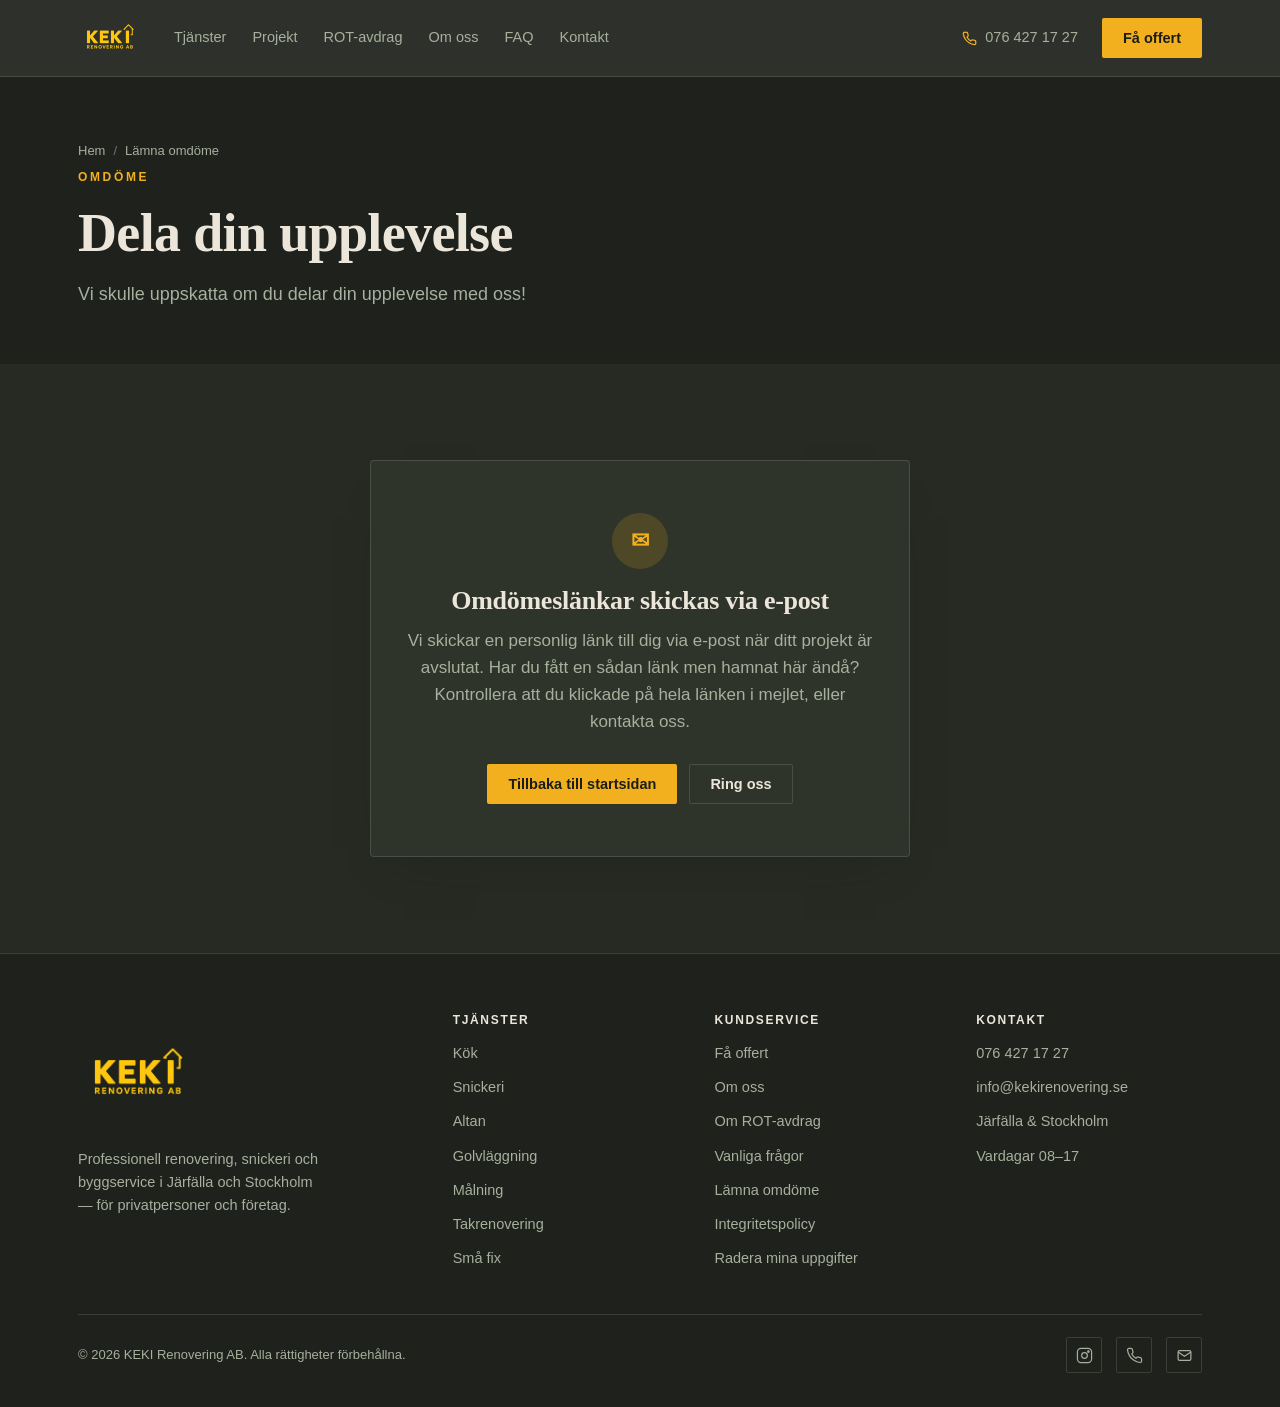
<file: review.html>
<!DOCTYPE html>
<html lang="sv">
<head>
  <meta charset="utf-8">
  <meta name="viewport" content="width=device-width, initial-scale=1">
  <title>Lämna omdöme — KEKI Renovering AB</title>
  <meta name="robots" content="noindex, follow">
  <!--
    Legacy route shim: the backend's review-request e-mails link to
    /review?submission=...&token=... (the old site's route). The redesigned
    site serves that page at /lamna-omdome.html, so this file forwards
    already-sent and future links here, preserving the query string.
    Query params can only be preserved via JS (a meta-refresh URL is a
    fixed string), so there is no query-preserving fallback for the rare
    visitor with JavaScript disabled — they get a plain link instead.
    See finding: lamna-omdome.html review-link route mismatch.
  -->
  <script>
    location.replace('lamna-omdome.html' + location.search + location.hash);
  </script>
</head>
<body>
  <p>Omdirigerar till <a href="lamna-omdome.html">Lämna omdöme</a>…</p>
  <noscript>
    <p>Klicka här för att fortsätta: <a href="lamna-omdome.html">Lämna omdöme</a></p>
  </noscript>
</body>
</html>
</file>
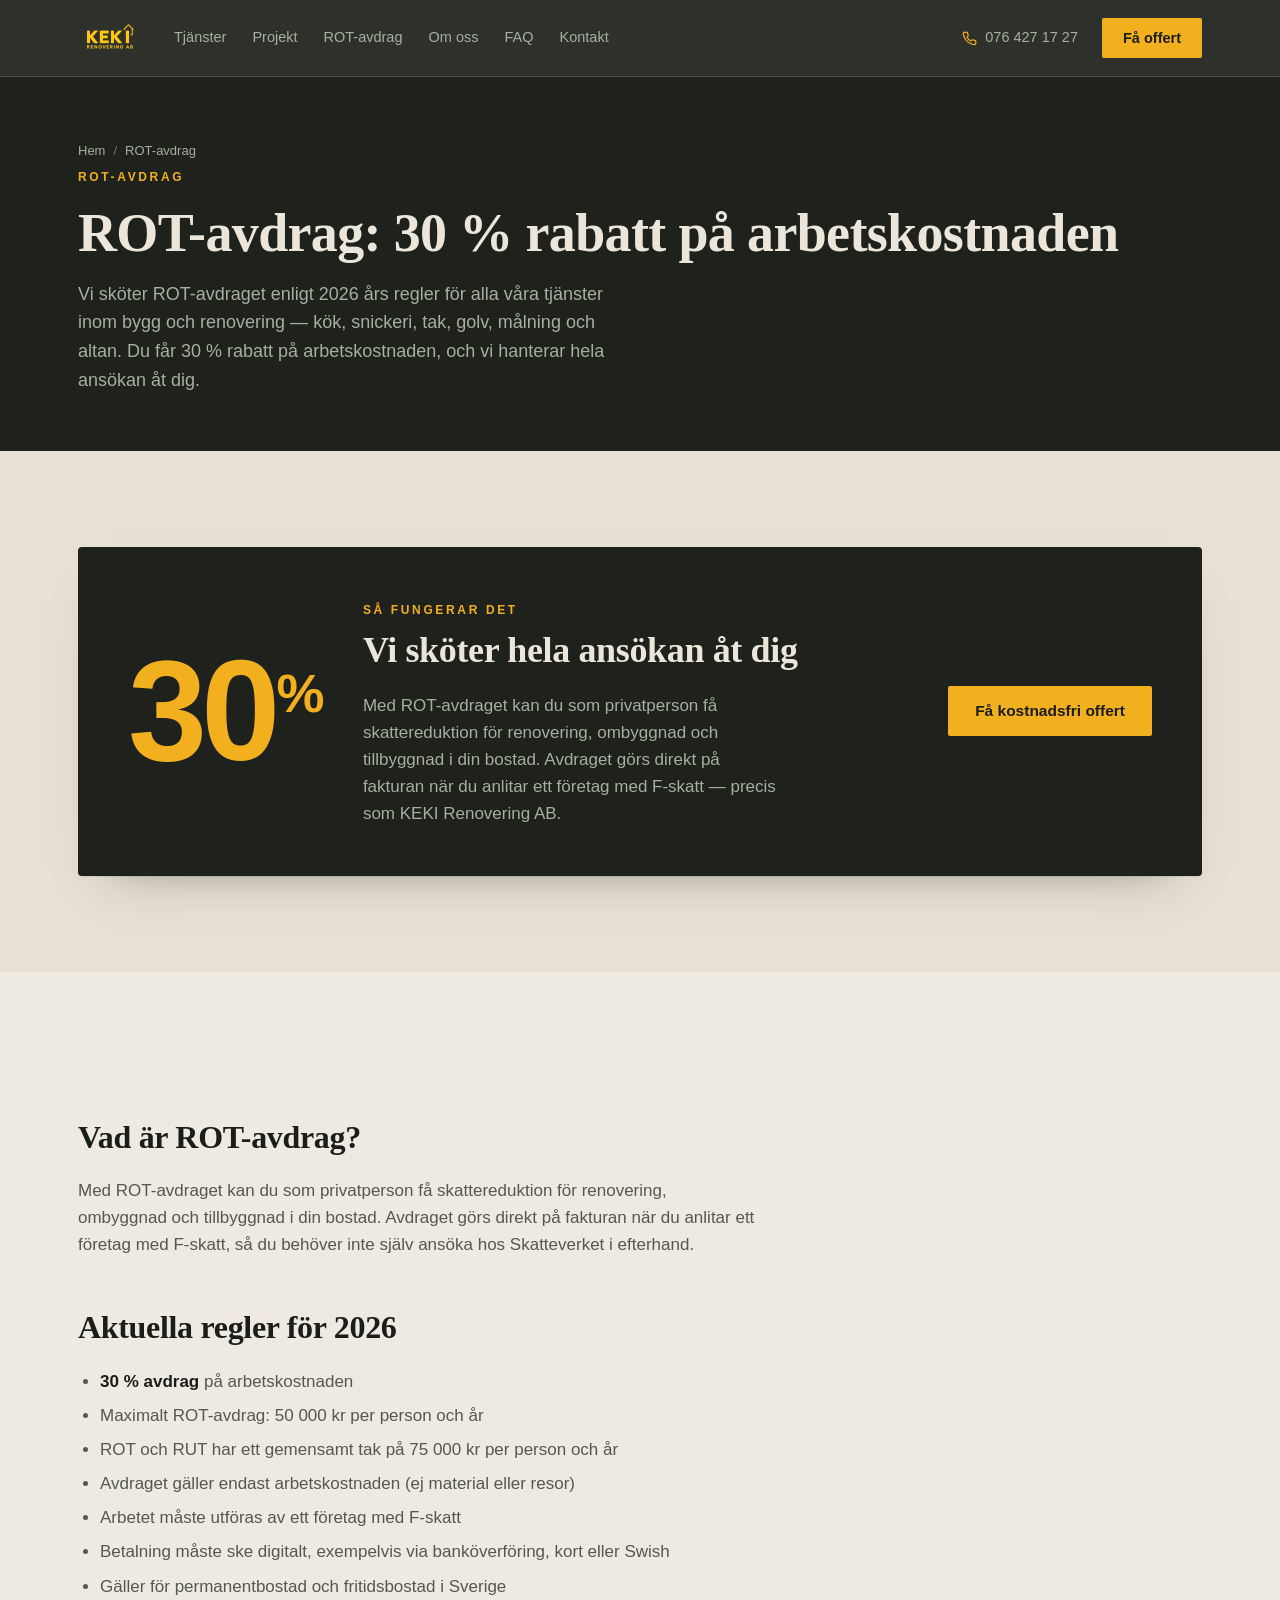
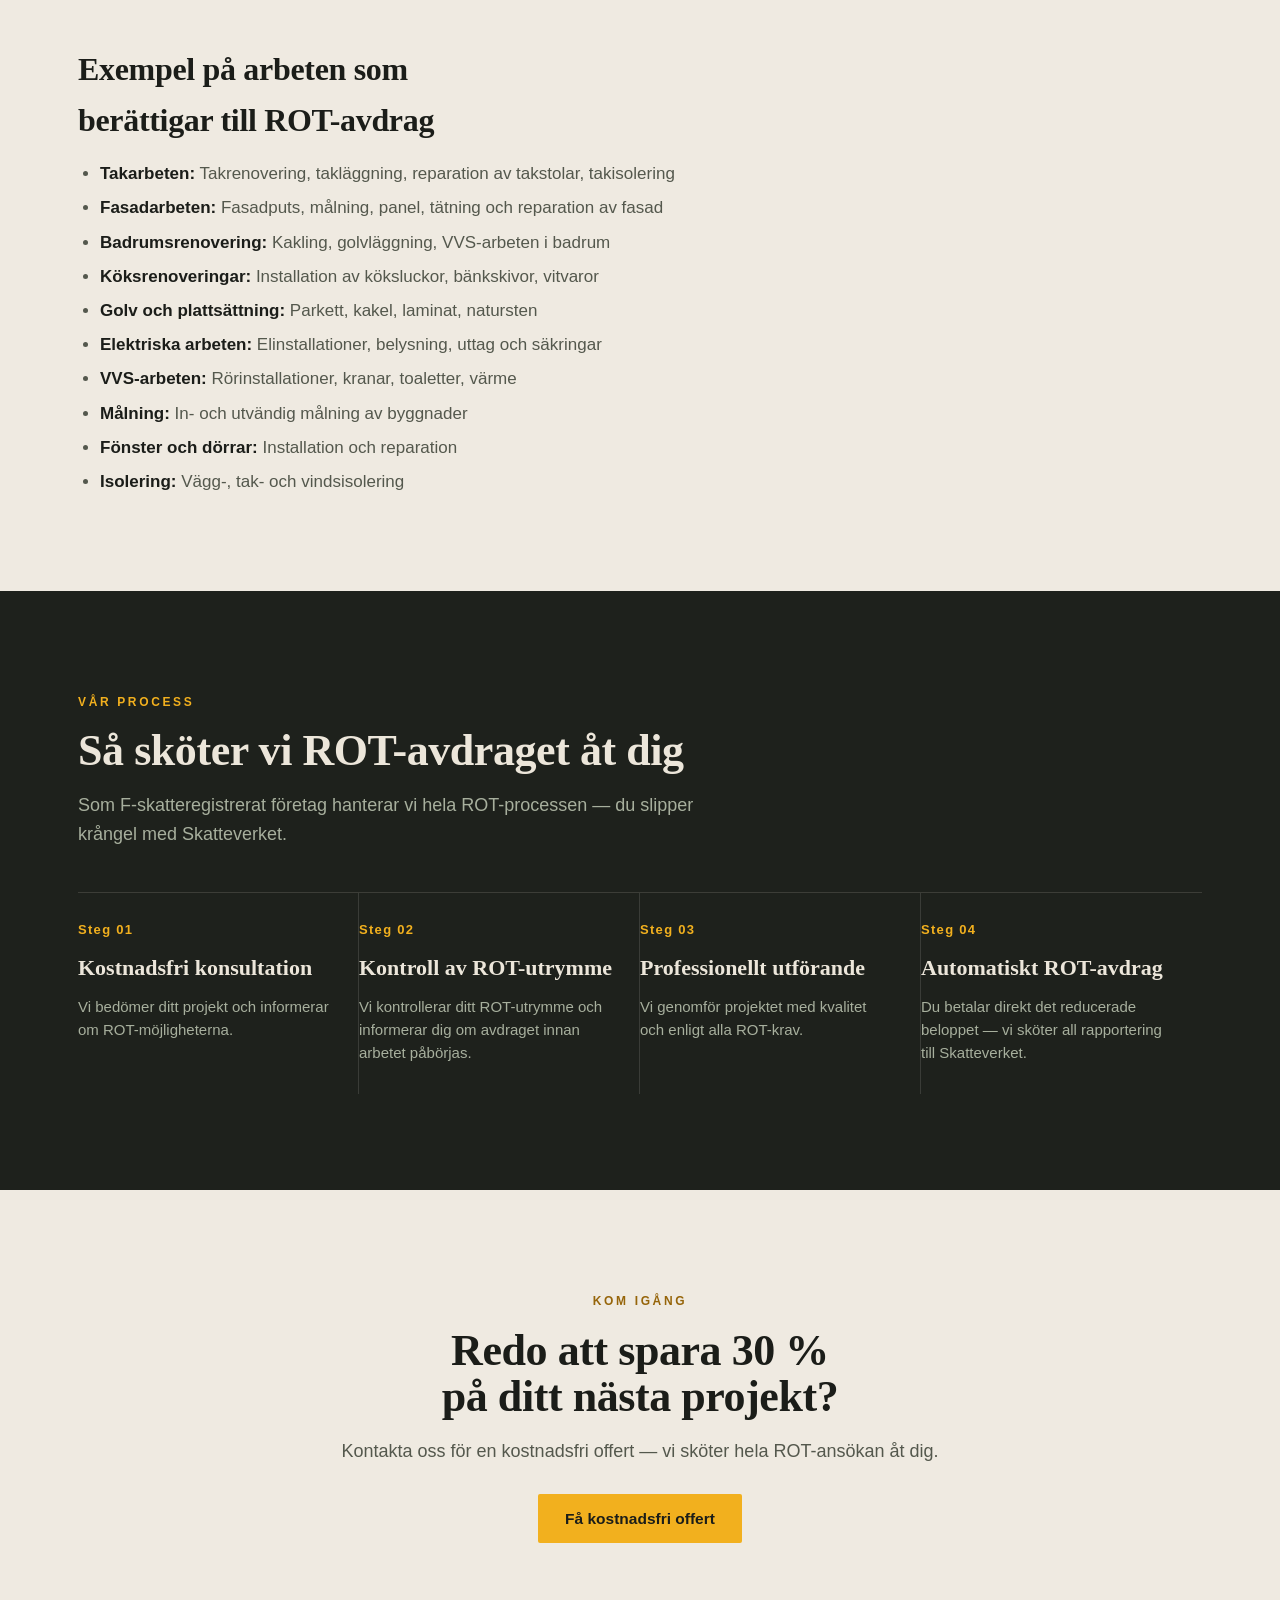
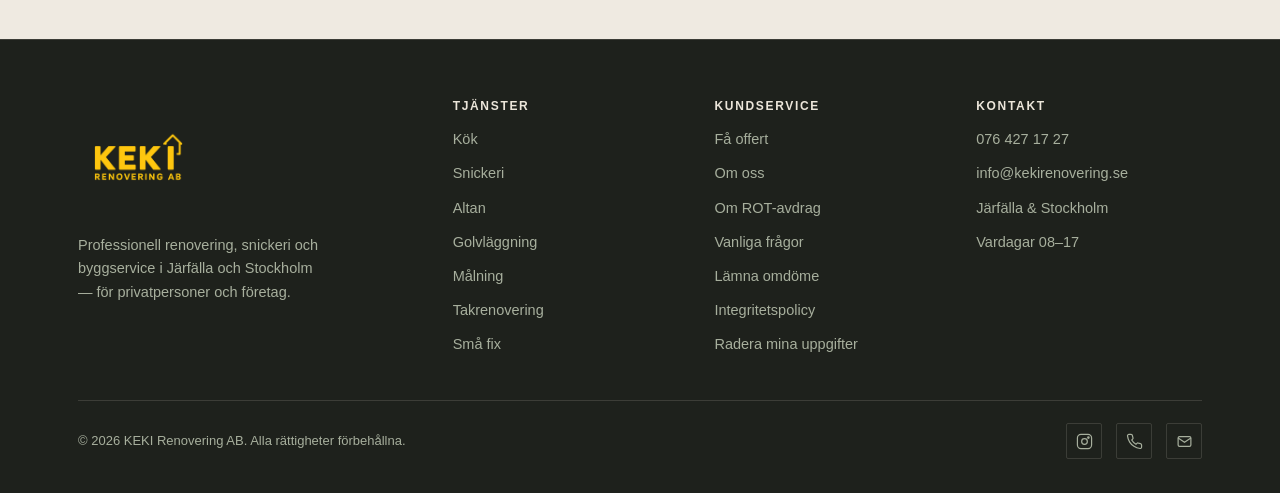
<file: rot-avdrag.html>
<!DOCTYPE html>
<html lang="sv">
<head>
  <meta charset="utf-8">
  <meta name="viewport" content="width=device-width, initial-scale=1">
  <title>ROT-avdrag 2026 — 30 % avdrag på arbetskostnaden | KEKI Renovering AB</title>
  <meta name="description" content="ROT-avdrag 2026: 30 % avdrag på arbetskostnaden, max 50 000 kr per person och år. KEKI Renovering sköter hela ansökan åt dig — kök, snickeri, tak, golv, målning och altan i Järfälla & Stockholm.">
  <link rel="canonical" href="https://www.kekirenovering.se/rot-avdrag.html">
  <meta name="theme-color" content="#1E211C">

  <meta property="og:type" content="website">
  <meta property="og:title" content="ROT-avdrag 2026 — 30 % avdrag på arbetskostnaden | KEKI Renovering AB">
  <meta property="og:description" content="30 % avdrag på arbetskostnaden, max 50 000 kr per person och år. Vi sköter hela ROT-ansökan åt dig.">
  <meta property="og:image" content="https://www.kekirenovering.se/og-image.jpg">
  <meta property="og:locale" content="sv_SE">

  <link rel="icon" href="favicon.ico" sizes="any">
  <link rel="icon" type="image/png" sizes="32x32" href="favicon-32x32.png">
  <link rel="icon" type="image/png" sizes="16x16" href="favicon-16x16.png">
  <link rel="apple-touch-icon" href="apple-touch-icon.png">

  <link rel="stylesheet" href="css/main.css">
  <style>
    .cta-center{max-width:640px;margin:0 auto;text-align:center}
    .btn-row-center{display:flex;justify-content:center;margin-top:28px}
  </style>
</head>
<body>

<!-- ============ HEADER ============ -->
<header class="site" id="top">
  <div class="wrap nav">
    <a href="index.html" class="brand" aria-label="KEKI Renovering AB — till startsidan">
      <picture>
        <source srcset="assets/images/keki-transparent.avif" type="image/avif">
        <img src="assets/images/keki-transparent.webp" srcset="assets/images/keki-transparent.webp 1x, assets/images/keki-transparent@2x.webp 2x" alt="KEKI Renovering AB" width="88" height="88">
      </picture>
    </a>
    <nav class="links" aria-label="Huvudmeny">
      <a href="index.html#tjanster">Tjänster</a>
      <a href="index.html#projekt">Projekt</a>
      <a href="rot-avdrag.html" aria-current="page">ROT-avdrag</a>
      <a href="about.html">Om oss</a>
      <a href="faq.html">FAQ</a>
      <a href="index.html#kontakt">Kontakt</a>
    </nav>
    <div class="spacer"></div>
    <a class="tel" href="tel:+46764271727">
      <svg viewBox="0 0 24 24" aria-hidden="true"><path d="M22 16.9v3a2 2 0 0 1-2.2 2 19.8 19.8 0 0 1-8.6-3.1 19.5 19.5 0 0 1-6-6 19.8 19.8 0 0 1-3.1-8.7A2 2 0 0 1 4.1 2h3a2 2 0 0 1 2 1.7c.1 1 .4 1.9.7 2.8a2 2 0 0 1-.5 2.1L8.1 9.9a16 16 0 0 0 6 6l1.3-1.3a2 2 0 0 1 2.1-.4c.9.3 1.8.6 2.8.7a2 2 0 0 1 1.7 2Z"/></svg>
      076 427 17 27
    </a>
    <a class="btn btn-primary" href="index.html#kontakt">Få offert</a>
    <button class="menu-btn" aria-label="Öppna meny" id="openMenu" aria-expanded="false"><svg viewBox="0 0 24 24" aria-hidden="true"><path d="M3 6h18M3 12h18M3 18h18"/></svg></button>
  </div>
</header>

<div class="drawer" id="drawer" aria-hidden="true">
  <div class="dtop">
    <picture>
      <source srcset="assets/images/keki-transparent.avif" type="image/avif">
      <img src="assets/images/keki-transparent.webp" alt="KEKI Renovering AB" width="76" height="76">
    </picture>
    <button class="dclose" aria-label="Stäng meny" id="closeMenu"><svg viewBox="0 0 24 24" aria-hidden="true"><path d="M18 6 6 18M6 6l12 12"/></svg></button>
  </div>
  <nav aria-label="Mobilmeny">
    <a href="index.html#tjanster" data-close>Tjänster</a>
    <a href="index.html#projekt" data-close>Projekt</a>
    <a href="rot-avdrag.html" aria-current="page" data-close>ROT-avdrag</a>
    <a href="about.html" data-close>Om oss</a>
    <a href="faq.html" data-close>FAQ</a>
    <a href="index.html#kontakt" data-close>Kontakt</a>
  </nav>
  <a class="btn btn-primary btn-lg" href="index.html#kontakt" data-close>Få kostnadsfri offert</a>
</div>

<!-- ============ PAGE HERO ============ -->
<section class="page-hero">
  <div class="wrap">
    <div class="crumb"><a href="index.html">Hem</a><span>/</span>ROT-avdrag</div>
    <span class="eyebrow">ROT-avdrag</span>
    <h1>ROT-avdrag: 30 % rabatt på arbetskostnaden</h1>
    <p class="lead">Vi sköter ROT-avdraget enligt 2026 års regler för alla våra tjänster inom bygg och renovering — kök, snickeri, tak, golv, målning och altan. Du får 30 % rabatt på arbetskostnaden, och vi hanterar hela ansökan åt dig.</p>
  </div>
</section>

<!-- ============ ROT BAND (flourish) ============ -->
<section class="rot">
  <div class="wrap">
    <div class="inner reveal">
      <div class="big">30<sup>%</sup></div>
      <div>
        <span class="eyebrow">Så fungerar det</span>
        <h2>Vi sköter hela ansökan åt dig</h2>
        <p>Med ROT-avdraget kan du som privatperson få skattereduktion för renovering, ombyggnad och tillbyggnad i din bostad. Avdraget görs direkt på fakturan när du anlitar ett företag med F-skatt — precis som KEKI Renovering AB.</p>
      </div>
      <a class="btn btn-primary btn-lg" href="index.html#kontakt">Få kostnadsfri offert</a>
    </div>
  </div>
</section>

<!-- ============ PROSE ============ -->
<section>
  <div class="wrap">
    <div class="prose reveal">
      <h2>Vad är ROT-avdrag?</h2>
      <p>Med ROT-avdraget kan du som privatperson få skattereduktion för renovering, ombyggnad och tillbyggnad i din bostad. Avdraget görs direkt på fakturan när du anlitar ett företag med F-skatt, så du behöver inte själv ansöka hos Skatteverket i efterhand.</p>

      <h2>Aktuella regler för 2026</h2>
      <ul>
        <li><strong>30 % avdrag</strong> på arbetskostnaden</li>
        <li>Maximalt ROT-avdrag: 50 000 kr per person och år</li>
        <li>ROT och RUT har ett gemensamt tak på 75 000 kr per person och år</li>
        <li>Avdraget gäller endast arbetskostnaden (ej material eller resor)</li>
        <li>Arbetet måste utföras av ett företag med F-skatt</li>
        <li>Betalning måste ske digitalt, exempelvis via banköverföring, kort eller Swish</li>
        <li>Gäller för permanentbostad och fritidsbostad i Sverige</li>
      </ul>

      <h2>Exempel på arbeten som berättigar till ROT-avdrag</h2>
      <ul>
        <li><strong>Takarbeten:</strong> Takrenovering, takläggning, reparation av takstolar, takisolering</li>
        <li><strong>Fasadarbeten:</strong> Fasadputs, målning, panel, tätning och reparation av fasad</li>
        <li><strong>Badrumsrenovering:</strong> Kakling, golvläggning, VVS-arbeten i badrum</li>
        <li><strong>Köksrenoveringar:</strong> Installation av köksluckor, bänkskivor, vitvaror</li>
        <li><strong>Golv och plattsättning:</strong> Parkett, kakel, laminat, natursten</li>
        <li><strong>Elektriska arbeten:</strong> Elinstallationer, belysning, uttag och säkringar</li>
        <li><strong>VVS-arbeten:</strong> Rörinstallationer, kranar, toaletter, värme</li>
        <li><strong>Målning:</strong> In- och utvändig målning av byggnader</li>
        <li><strong>Fönster och dörrar:</strong> Installation och reparation</li>
        <li><strong>Isolering:</strong> Vägg-, tak- och vindsisolering</li>
      </ul>
    </div>
  </div>
</section>

<!-- ============ PROCESS (how we handle the ROT application) ============ -->
<section class="process">
  <div class="wrap">
    <div class="sec-head reveal">
      <span class="eyebrow">Vår process</span>
      <h2>Så sköter vi ROT-avdraget åt dig</h2>
      <p>Som F-skatteregistrerat företag hanterar vi hela ROT-processen — du slipper krångel med Skatteverket.</p>
    </div>
    <div class="steps">
      <div class="step reveal"><div class="n">Steg 01</div><h3>Kostnadsfri konsultation</h3><p>Vi bedömer ditt projekt och informerar om ROT-möjligheterna.</p></div>
      <div class="step reveal"><div class="n">Steg 02</div><h3>Kontroll av ROT-utrymme</h3><p>Vi kontrollerar ditt ROT-utrymme och informerar dig om avdraget innan arbetet påbörjas.</p></div>
      <div class="step reveal"><div class="n">Steg 03</div><h3>Professionellt utförande</h3><p>Vi genomför projektet med kvalitet och enligt alla ROT-krav.</p></div>
      <div class="step reveal"><div class="n">Steg 04</div><h3>Automatiskt ROT-avdrag</h3><p>Du betalar direkt det reducerade beloppet — vi sköter all rapportering till Skatteverket.</p></div>
    </div>
  </div>
</section>

<!-- ============ CLOSING CTA ============ -->
<section>
  <div class="wrap">
    <div class="sec-head cta-center reveal">
      <span class="eyebrow">Kom igång</span>
      <h2>Redo att spara 30 % på ditt nästa projekt?</h2>
      <p>Kontakta oss för en kostnadsfri offert — vi sköter hela ROT-ansökan åt dig.</p>
    </div>
    <div class="btn-row-center">
      <a class="btn btn-primary btn-lg" href="index.html#kontakt">Få kostnadsfri offert</a>
    </div>
  </div>
</section>

<!-- ============ FOOTER ============ -->
<footer class="site">
  <div class="wrap">
    <div class="fgrid">
      <div>
        <picture>
          <source srcset="assets/images/keki-transparent.avif" type="image/avif">
          <img src="assets/images/keki-transparent.webp" alt="KEKI Renovering AB" width="120" height="120" loading="lazy">
        </picture>
        <p class="about">Professionell renovering, snickeri och byggservice i Järfälla och Stockholm — för privatpersoner och företag.</p>
      </div>
      <div>
        <h4>Tjänster</h4>
        <ul><li><a href="index.html#tjanster">Kök</a></li><li><a href="index.html#tjanster">Snickeri</a></li><li><a href="index.html#tjanster">Altan</a></li><li><a href="index.html#tjanster">Golvläggning</a></li><li><a href="index.html#tjanster">Målning</a></li><li><a href="index.html#tjanster">Takrenovering</a></li><li><a href="index.html#tjanster">Små fix</a></li></ul>
      </div>
      <div>
        <h4>Kundservice</h4>
        <ul><li><a href="index.html#kontakt">Få offert</a></li><li><a href="about.html">Om oss</a></li><li><a href="rot-avdrag.html">Om ROT-avdrag</a></li><li><a href="faq.html">Vanliga frågor</a></li><li><a href="lamna-omdome.html">Lämna omdöme</a></li><li><a href="privacy-policy.html">Integritetspolicy</a></li><li><a href="radera-mina-uppgifter.html">Radera mina uppgifter</a></li></ul>
      </div>
      <div>
        <h4>Kontakt</h4>
        <ul><li><a href="tel:+46764271727">076 427 17 27</a></li><li><a href="mailto:info@kekirenovering.se">info@kekirenovering.se</a></li><li>Järfälla &amp; Stockholm</li><li>Vardagar 08–17</li></ul>
      </div>
    </div>
    <div class="fbot">
      <span>© <span id="year">2026</span> KEKI Renovering AB. Alla rättigheter förbehållna.</span>
      <div class="soc">
        <a href="https://www.instagram.com/kekirenovering" target="_blank" rel="noopener" aria-label="Instagram"><svg viewBox="0 0 24 24" aria-hidden="true"><rect x="2" y="2" width="20" height="20" rx="5"/><circle cx="12" cy="12" r="4"/><circle cx="17.5" cy="6.5" r="1"/></svg></a>
        <a href="tel:+46764271727" aria-label="Ring oss"><svg viewBox="0 0 24 24" aria-hidden="true"><path d="M22 16.9v3a2 2 0 0 1-2.2 2 19.8 19.8 0 0 1-8.6-3.1 19.5 19.5 0 0 1-6-6 19.8 19.8 0 0 1-3.1-8.7A2 2 0 0 1 4.1 2h3a2 2 0 0 1 2 1.7c.1 1 .4 1.9.7 2.8a2 2 0 0 1-.5 2.1L8.1 9.9a16 16 0 0 0 6 6l1.3-1.3a2 2 0 0 1 2.1-.4c.9.3 1.8.6 2.8.7a2 2 0 0 1 1.7 2Z"/></svg></a>
        <a href="mailto:info@kekirenovering.se" aria-label="Maila oss"><svg viewBox="0 0 24 24" aria-hidden="true"><rect x="3" y="5" width="18" height="14" rx="2"/><path d="m3 7 9 6 9-6"/></svg></a>
      </div>
    </div>
  </div>
</footer>

<script src="js/main.js" defer></script>
</body>
</html>
</file>
<file: css/main.css>
/* ============================================================
   KEKI Renovering AB — main stylesheet
   Palette: brand gold #F2B01E on charcoal #1E211C, limewash body
   ============================================================ */

:root{
  --bg:#EFEAE1; --bg-alt:#E7E1D5; --surface:#F7F3EB;
  --text:#1B1D19; --text-soft:#54584D; --stone:#8A9384;
  --border:rgba(27,29,25,.14); --border-soft:rgba(27,29,25,.08);
  --accent:#96650A; --accent-hover:#7C5300; --accent-tint:rgba(242,176,30,.16);
  /* brand gold — constant across themes; fills + on-dark text */
  --brand:#F2B01E; --brand-hover:#FFC233; --on-brand:#1B1D19;
  /* constant dark surfaces (header, hero, process, contact, footer) */
  --pine:#1E211C; --pine-2:#262A22; --pine-3:#2F342A;
  --on-pine:#ECE6DA; --on-pine-soft:#A7AF9D; --pine-line:rgba(236,230,218,.14);
  --shadow:0 1px 0 var(--border-soft), 0 24px 48px -34px rgba(27,29,25,.5);
  --maxw:1180px;
  --serif:"Iowan Old Style","Palatino Linotype",Palatino,Georgia,"Times New Roman",serif;
  --sans:-apple-system,BlinkMacSystemFont,"Segoe UI",Roboto,Helvetica,Arial,sans-serif;
}
@media (prefers-color-scheme:dark){
  :root{
    --bg:#181B17; --bg-alt:#1F231D; --surface:#22271F;
    --text:#ECE6DA; --text-soft:#AAB1A1; --stone:#7E877A;
    --border:rgba(236,230,218,.14); --border-soft:rgba(236,230,218,.07);
    --accent:#F2B01E; --accent-hover:#FFC233;
    --shadow:0 1px 0 rgba(0,0,0,.4), 0 26px 52px -34px rgba(0,0,0,.7);
  }
}

*{box-sizing:border-box}
[hidden]{display:none!important}
html{scroll-behavior:smooth}
body{margin:0;background:var(--bg);color:var(--text);font-family:var(--sans);font-size:17px;line-height:1.6;
  -webkit-font-smoothing:antialiased;text-rendering:optimizeLegibility;overflow-x:hidden}
@media (prefers-reduced-motion:reduce){html{scroll-behavior:auto}*{animation:none!important;transition:none!important}}
img{max-width:100%;display:block}
a{color:inherit;text-decoration:none}
::selection{background:var(--brand);color:var(--on-brand)}
:focus-visible{outline:2px solid var(--brand);outline-offset:3px;border-radius:3px}

.wrap{max-width:var(--maxw);margin:0 auto;padding:0 28px}
.eyebrow{font:600 12px/1 var(--sans);letter-spacing:.22em;text-transform:uppercase;color:var(--accent)}
h1,h2,h3{text-wrap:balance;margin:0}

/* ---------- buttons ---------- */
.btn{display:inline-flex;align-items:center;gap:9px;font:700 14.5px/1 var(--sans);
  padding:12px 20px;border-radius:2px;border:1px solid transparent;cursor:pointer;transition:.2s}
.btn-primary{background:var(--brand);color:var(--on-brand)}
.btn-primary:hover{background:var(--brand-hover);transform:translateY(-1px)}
.btn-primary:disabled{opacity:.6;cursor:default;transform:none}
.btn-ghost{background:transparent;border-color:var(--pine-line);color:var(--on-pine);font-weight:600}
.btn-ghost:hover{border-color:var(--on-pine);background:rgba(236,230,218,.05)}
.btn-lg{padding:16px 26px;font-size:15.5px}
.btn svg{width:16px;height:16px;stroke:currentColor;fill:none;stroke-width:2}

/* ---------- header (constant dark — the logo's native ground) ---------- */
header.site{position:sticky;top:0;z-index:50;background:rgba(30,33,28,.92);
  backdrop-filter:saturate(1.1) blur(10px);-webkit-backdrop-filter:saturate(1.1) blur(10px);
  border-bottom:1px solid var(--pine-line);color:var(--on-pine)}
.nav{display:flex;align-items:center;gap:24px;min-height:76px}
.brand img{width:64px;height:64px;object-fit:contain}
.nav .links{display:flex;gap:26px;margin-left:8px}
.nav .links a{font-size:14.5px;color:var(--on-pine-soft);transition:color .2s}
.nav .links a:hover{color:var(--brand)}
.nav .spacer{margin-left:auto}
.nav .tel{display:flex;align-items:center;gap:8px;font-size:14.5px;color:var(--on-pine-soft);transition:color .2s}
.nav .tel:hover{color:var(--brand)}
.nav .tel svg{width:15px;height:15px;stroke:var(--brand);fill:none;stroke-width:2}
.menu-btn{display:none;background:none;border:1px solid var(--pine-line);border-radius:2px;padding:9px;cursor:pointer}
.menu-btn svg{width:20px;height:20px;stroke:var(--on-pine);fill:none;stroke-width:2}

/* ---------- hero ---------- */
.hero{position:relative;background:var(--pine);color:var(--on-pine);overflow:hidden;isolation:isolate}
.hero .glow{position:absolute;z-index:-1;width:70vw;height:70vw;max-width:820px;max-height:820px;
  right:-14vw;top:-24vw;background:radial-gradient(circle at 50% 50%,rgba(242,176,30,.28),rgba(242,176,30,.05) 44%,transparent 66%);filter:blur(6px)}
.hero .wrap{position:relative;padding:96px 28px 92px;display:grid;grid-template-columns:1.15fr .85fr;gap:48px;align-items:center}
.hero .eyebrow{color:var(--brand)}
.hero h1{font-family:var(--serif);font-weight:600;font-size:clamp(40px,6.4vw,74px);line-height:1.02;letter-spacing:-.015em;margin:20px 0 0}
.hero h1 em{font-style:italic;color:var(--brand)}
.hero p.lead{margin:24px 0 0;max-width:46ch;font-size:18.5px;line-height:1.6;color:var(--on-pine-soft)}
.hero .cta{display:flex;gap:14px;flex-wrap:wrap;margin-top:34px}
.hero .trust{display:flex;flex-wrap:wrap;gap:10px 26px;margin-top:44px;padding-top:26px;border-top:1px solid var(--pine-line)}
.hero .trust div{display:flex;align-items:center;gap:9px;font-size:13.5px;color:var(--on-pine-soft)}
.hero .trust svg{width:16px;height:16px;stroke:var(--brand);fill:none;stroke-width:1.7;flex:none}
.hero-visual{position:relative;aspect-ratio:4/5;border-radius:3px;overflow:hidden;border:1px solid var(--pine-line);box-shadow:0 40px 80px -40px rgba(0,0,0,.7)}
.hero-visual>img{position:absolute;inset:0;width:100%;height:100%;object-fit:cover}
.hero-visual .label{position:absolute;left:18px;bottom:16px;right:18px;display:flex;justify-content:space-between;align-items:flex-end;
  font-size:12px;letter-spacing:.12em;text-transform:uppercase;color:#E9E4D8;text-shadow:0 1px 8px rgba(15,18,13,.8)}
.hero-visual::after{content:"";position:absolute;left:0;right:0;bottom:0;height:110px;background:linear-gradient(transparent,rgba(15,18,13,.65))}
.hero-visual .label{z-index:1}
.hero-visual .stat{position:absolute;left:18px;top:18px;background:rgba(20,24,19,.6);border:1px solid var(--pine-line);
  backdrop-filter:blur(4px);-webkit-backdrop-filter:blur(4px);padding:12px 15px;border-radius:2px;z-index:1}
.hero-visual .stat b{display:block;font:700 30px/1 var(--serif);color:var(--brand)}
.hero-visual .stat span{font-size:11.5px;letter-spacing:.1em;text-transform:uppercase;color:var(--on-pine-soft)}

/* ---------- sections ---------- */
section{padding:96px 0}
.sec-head{max-width:640px;margin-bottom:44px}
.sec-head h2{font-family:var(--serif);font-weight:600;font-size:clamp(30px,4vw,44px);line-height:1.06;letter-spacing:-.01em;margin:14px 0 0}
.sec-head p{margin:16px 0 0;color:var(--text-soft);font-size:18px}

/* ---------- services ---------- */
.svc-grid{display:grid;grid-template-columns:repeat(3,1fr);gap:18px}
.card{background:var(--surface);border:1px solid var(--border);border-radius:3px;padding:26px 24px;display:flex;flex-direction:column;
  box-shadow:var(--shadow);transition:transform .25s ease,border-color .25s}
.card:hover{transform:translateY(-4px);border-color:var(--brand)}
.card .ic{width:44px;height:44px;border-radius:2px;display:grid;place-items:center;background:var(--accent-tint);margin-bottom:18px;flex:none}
.card .ic svg{width:23px;height:23px;stroke:var(--accent);fill:none;stroke-width:1.6}
.card h3{font-family:var(--serif);font-weight:600;font-size:24px;letter-spacing:-.01em}
.card p{margin:10px 0 0;color:var(--text-soft);font-size:15px;line-height:1.55}
.card ul{list-style:none;margin:16px 0 0;padding:0;display:flex;flex-direction:column;gap:7px}
.card li{font-size:14px;color:var(--text-soft);display:flex;gap:9px;align-items:baseline}
.card li::before{content:"";width:5px;height:5px;border-radius:50%;background:var(--brand);flex:none;transform:translateY(-2px)}
.card .more{margin-top:auto;padding-top:20px}
.card .quote-link{display:inline-flex;align-items:center;gap:7px;font:700 14px/1 var(--sans);color:var(--accent)}
.card .quote-link svg{width:15px;height:15px;stroke:currentColor;fill:none;stroke-width:2;transition:transform .2s}
.card:hover .quote-link svg{transform:translateX(4px)}
.card.feature{grid-column:span 2;flex-direction:row;gap:34px;background:var(--pine);color:var(--on-pine);border-color:transparent;align-items:center}
.card.feature .ic{background:rgba(242,176,30,.16)}
.card.feature .ic svg{stroke:var(--brand)}
.card.feature h3{color:var(--on-pine);font-size:30px}
.card.feature p,.card.feature li{color:var(--on-pine-soft)}
.card.feature li::before{background:var(--brand)}
.card.feature .quote-link{color:var(--brand)}
.card.feature:hover{border-color:transparent;transform:translateY(-4px)}
.card.feature .fcol{display:flex;flex-direction:column}
.card.feature .fbadge{align-self:flex-start;font:700 11px/1 var(--sans);letter-spacing:.16em;text-transform:uppercase;color:var(--on-brand);
  background:var(--brand);padding:7px 11px;border-radius:20px;margin-bottom:16px}

/* ---------- ROT band ---------- */
.rot{background:var(--bg-alt)}
.rot .inner{display:grid;grid-template-columns:auto 1fr auto;gap:44px;align-items:center;background:var(--pine);color:var(--on-pine);
  border-radius:4px;padding:48px 50px;box-shadow:var(--shadow);overflow:hidden;position:relative}
.rot .big{font:800 clamp(76px,12vw,142px)/.82 var(--sans);color:var(--brand);letter-spacing:-.04em;font-variant-numeric:tabular-nums}
.rot .big sup{font-size:.38em;vertical-align:super;margin-left:2px;font-weight:800}
.rot .eyebrow{color:var(--brand)}
.rot h2{font-family:var(--serif);font-weight:600;font-size:clamp(26px,3.2vw,36px);letter-spacing:-.01em;color:var(--on-pine)}
.rot p{margin:12px 0 0;color:var(--on-pine-soft);max-width:44ch}
@media (max-width:900px){.rot .inner{grid-template-columns:1fr;text-align:center;gap:22px;padding:40px 28px}.rot .big{justify-self:center}}

/* ---------- projects ---------- */
.filters{display:flex;flex-wrap:wrap;gap:10px;margin-bottom:32px}
.chip{font:700 13.5px/1 var(--sans);padding:10px 16px;border-radius:20px;border:1px solid var(--border);background:transparent;color:var(--text-soft);cursor:pointer;transition:.2s}
.chip:hover{border-color:var(--text)}
.chip.active{background:var(--brand);border-color:var(--brand);color:var(--on-brand)}
.gal{display:grid;grid-template-columns:repeat(4,1fr);gap:14px}
.tile{position:relative;aspect-ratio:1;border-radius:3px;overflow:hidden;border:1px solid var(--border);background:var(--pine-2);cursor:pointer}
.tile img{position:absolute;inset:0;width:100%;height:100%;object-fit:cover;transition:transform .5s ease}
.tile:hover img{transform:scale(1.06)}
.tile .cap{position:absolute;left:0;right:0;bottom:0;padding:38px 14px 13px;color:#fff;font-size:13.5px;font-weight:600;
  background:linear-gradient(transparent,rgba(15,18,13,.85));z-index:1}
.tile .tag{position:absolute;top:11px;left:11px;font:700 10.5px/1 var(--sans);letter-spacing:.1em;text-transform:uppercase;color:var(--on-brand);
  background:var(--brand);padding:6px 9px;border-radius:20px;z-index:1}
.tile.big{grid-column:span 2;grid-row:span 2}
.tile:focus-visible{outline:2px solid var(--brand);outline-offset:2px}
.pager{display:flex;justify-content:center;align-items:center;gap:8px;margin-top:30px}
.page-btn{display:inline-flex;align-items:center;justify-content:center;min-width:40px;height:40px;padding:0 12px;
  font:700 14px/1 var(--sans);font-variant-numeric:tabular-nums;color:var(--text-soft);
  background:transparent;border:1px solid var(--border);border-radius:2px;cursor:pointer;transition:.2s}
.page-btn svg{width:16px;height:16px;stroke:currentColor;fill:none;stroke-width:2}
.page-btn:hover:not(:disabled):not(.active){border-color:var(--text);color:var(--text)}
.page-btn.active{background:var(--brand);border-color:var(--brand);color:var(--on-brand);cursor:default}
.page-btn:disabled{opacity:.35;cursor:default}

/* ---------- lightbox ---------- */
body.lb-lock{overflow:hidden}
.lightbox{position:fixed;inset:0;z-index:200;display:flex;align-items:center;justify-content:center;
  padding:64px 20px;opacity:0;visibility:hidden;pointer-events:none;transition:opacity .25s ease}
.lightbox.open{opacity:1;visibility:visible;pointer-events:auto}
.lightbox .lb-backdrop{position:absolute;inset:0;background:rgba(15,18,13,.92)}
.lightbox .lb-figure{position:relative;z-index:1;margin:0;max-width:min(1040px,92vw);max-height:88vh;
  display:flex;flex-direction:column;align-items:center;gap:14px}
.lightbox .lb-img{max-width:100%;max-height:78vh;width:auto;height:auto;object-fit:contain;border-radius:3px;
  box-shadow:0 40px 80px -30px rgba(0,0,0,.7)}
.lightbox figcaption{display:flex;align-items:center;gap:12px;color:var(--on-pine);font-size:14px;text-align:center}
.lightbox .lb-cap{font-weight:600}
.lightbox .lb-count{color:var(--on-pine-soft);font-variant-numeric:tabular-nums}
.lightbox .lb-count::before{content:"·";margin-right:12px;color:var(--on-pine-soft)}
.lb-btn{position:absolute;z-index:2;display:grid;place-items:center;width:46px;height:46px;border-radius:50%;
  border:1px solid var(--pine-line);background:rgba(20,24,19,.55);cursor:pointer;transition:.2s}
.lb-btn svg{width:20px;height:20px;stroke:var(--on-pine);fill:none;stroke-width:2}
.lb-btn:hover,.lb-btn:focus-visible{border-color:var(--brand);background:rgba(242,176,30,.16)}
.lb-btn:hover svg,.lb-btn:focus-visible svg{stroke:var(--brand)}
.lb-close{top:18px;right:18px}
.lb-prev{left:18px;top:50%;transform:translateY(-50%)}
.lb-next{right:18px;top:50%;transform:translateY(-50%)}
@media (max-width:640px){
  .lightbox{padding:56px 8px}
  .lb-prev{left:6px}
  .lb-next{right:6px}
  .lb-close{top:10px;right:10px}
  .lb-btn{width:40px;height:40px}
}

/* ---------- reviews ---------- */
.reviews{background:var(--bg-alt)}
.rev-grid{display:grid;grid-template-columns:repeat(3,1fr);gap:18px}
.rev{background:var(--surface);border:1px solid var(--border);border-radius:3px;padding:26px 24px;box-shadow:var(--shadow)}
.rev .stars{color:var(--brand);letter-spacing:2px;font-size:15px}
.rev p{margin:14px 0 0;color:var(--text-soft);font-size:15px;line-height:1.6}
.rev .who{margin-top:16px;font:700 13.5px/1 var(--sans)}
.rev .where{margin-top:4px;font-size:12.5px;color:var(--stone)}
@media (max-width:900px){.rev-grid{grid-template-columns:1fr}}

/* ---------- process ---------- */
.process{background:var(--pine);color:var(--on-pine)}
.process .eyebrow{color:var(--brand)}
.process .sec-head h2{color:var(--on-pine)}
.process .sec-head p{color:var(--on-pine-soft)}
.steps{display:grid;grid-template-columns:repeat(4,1fr);border-top:1px solid var(--pine-line)}
.step{padding:30px 26px 30px 0;border-right:1px solid var(--pine-line)}
.step:last-child{border-right:none}
.step .n{font:700 13px/1 var(--sans);color:var(--brand);letter-spacing:.1em;font-variant-numeric:tabular-nums}
.step h3{font-family:var(--serif);font-weight:600;font-size:22px;margin:14px 0 0;color:var(--on-pine)}
.step p{margin:9px 0 0;color:var(--on-pine-soft);font-size:15px;line-height:1.55}
@media (max-width:820px){.steps{grid-template-columns:1fr 1fr}.step{border-right:none;border-bottom:1px solid var(--pine-line);padding-right:26px}}

/* ---------- contact ---------- */
.contact{background:var(--pine-2);color:var(--on-pine)}
.contact .grid{display:grid;grid-template-columns:1fr 1fr;gap:52px;align-items:start}
.contact .eyebrow{color:var(--brand)}
.contact h2{font-family:var(--serif);font-weight:600;font-size:clamp(30px,4vw,46px);line-height:1.05;letter-spacing:-.01em;margin:16px 0 0;color:var(--on-pine)}
.contact .sub{margin:18px 0 0;color:var(--on-pine-soft);max-width:42ch;font-size:18px}
.contact .details{margin-top:36px;display:flex;flex-direction:column;gap:22px}
.detail{display:flex;gap:16px;align-items:flex-start}
.detail .di{width:44px;height:44px;flex:none;border-radius:2px;display:grid;place-items:center;background:rgba(242,176,30,.14);border:1px solid var(--pine-line)}
.detail .di svg{width:20px;height:20px;stroke:var(--brand);fill:none;stroke-width:1.7}
.detail .dl{font:700 11.5px/1 var(--sans);letter-spacing:.14em;text-transform:uppercase;color:var(--on-pine-soft)}
.detail .dv{font-size:19px;margin-top:6px;color:var(--on-pine);font-weight:500}
.detail .dv a:hover{color:var(--brand)}
.detail .dn{font-size:13.5px;color:var(--on-pine-soft);margin-top:3px}

.qform{background:var(--pine-3);border:1px solid var(--pine-line);border-radius:4px;padding:34px}
.qform .qh{font:700 12px/1 var(--sans);letter-spacing:.16em;text-transform:uppercase;color:var(--brand)}
.qform h3{font-family:var(--serif);font-weight:600;font-size:26px;margin:12px 0 4px;color:var(--on-pine)}
.qform .qn{font-size:14px;color:var(--on-pine-soft);margin-bottom:24px}
.field{margin-bottom:16px}
.frow{display:grid;grid-template-columns:1fr 1fr;gap:14px}
.field label{display:block;font-size:12.5px;letter-spacing:.06em;text-transform:uppercase;color:var(--on-pine-soft);margin-bottom:8px}
.field input,.field select,.field textarea{width:100%;background:rgba(20,24,19,.5);border:1px solid var(--pine-line);border-radius:2px;
  padding:13px 14px;color:var(--on-pine);font:inherit;font-size:15.5px;transition:border-color .2s}
.field input::placeholder,.field textarea::placeholder{color:#6f776a}
.field input:focus,.field select:focus,.field textarea:focus{outline:none;border-color:var(--brand)}
.field textarea{resize:vertical;min-height:88px}
.field select option{background:var(--pine-2);color:var(--on-pine)}
.hp{position:absolute;left:-9999px;top:auto;width:1px;height:1px;overflow:hidden}
.consent{display:flex;gap:11px;align-items:flex-start;font-size:13.5px;color:var(--on-pine-soft);margin:4px 0 18px;cursor:pointer}
.consent input{margin-top:3px;accent-color:var(--brand);width:16px;height:16px;flex:none}
.consent a{color:var(--brand);text-decoration:underline}
.qform .btn-primary{width:100%;justify-content:center}
.form-error{margin-top:14px;font-size:14px;color:#F0B9A4;background:rgba(150,60,30,.22);border:1px solid rgba(240,185,164,.3);border-radius:2px;padding:12px 14px}
.form-error a{color:var(--brand);text-decoration:underline}
.qform .fineprint{margin-top:16px;font-size:12.5px;color:var(--on-pine-soft);display:flex;align-items:center;gap:8px;justify-content:center}
.qform .fineprint svg{width:14px;height:14px;stroke:var(--brand);fill:none;stroke-width:1.8;flex:none}
.qform.done{display:grid;place-items:center;text-align:center;min-height:420px}
.qform.done .check{width:56px;height:56px;border-radius:50%;background:var(--brand);display:grid;place-items:center;margin-bottom:18px}
.qform.done .check svg{width:28px;height:28px;stroke:var(--on-brand);fill:none;stroke-width:2.4}

/* ---------- footer ---------- */
footer.site{background:var(--pine);color:var(--on-pine-soft);padding:60px 0 34px;border-top:1px solid var(--pine-line)}
.fgrid{display:grid;grid-template-columns:1.5fr 1fr 1fr 1fr;gap:36px}
footer .about{font-size:14.5px;line-height:1.6;max-width:30ch;margin-top:14px}
footer h4{font:700 12px/1 var(--sans);letter-spacing:.14em;text-transform:uppercase;color:var(--on-pine);margin:0 0 16px}
footer ul{list-style:none;margin:0;padding:0;display:flex;flex-direction:column;gap:11px}
footer ul li{font-size:14.5px}
footer ul a{font-size:14.5px;color:var(--on-pine-soft);transition:color .2s}
footer ul a:hover{color:var(--brand)}
.fbot{display:flex;justify-content:space-between;align-items:center;gap:18px;flex-wrap:wrap;margin-top:44px;padding-top:22px;border-top:1px solid var(--pine-line);font-size:13px}
.fbot .soc{display:flex;gap:14px}
.fbot .soc a{display:grid;place-items:center;width:36px;height:36px;border:1px solid var(--pine-line);border-radius:2px;transition:.2s}
.fbot .soc a:hover{border-color:var(--brand)}
.fbot .soc svg{width:17px;height:17px;stroke:var(--on-pine-soft);fill:none;stroke-width:1.7}
.fbot .soc a:hover svg{stroke:var(--brand)}

/* ---------- subpages ---------- */
.page-hero{background:var(--pine);color:var(--on-pine);padding:64px 0 56px}
.page-hero .eyebrow{color:var(--brand)}
.page-hero h1{font-family:var(--serif);font-weight:600;font-size:clamp(34px,5vw,54px);line-height:1.05;letter-spacing:-.012em;margin:16px 0 0}
.page-hero p.lead{margin:18px 0 0;max-width:56ch;font-size:18px;color:var(--on-pine-soft)}
.crumb{font-size:13px;color:var(--on-pine-soft)}
.crumb a{color:var(--on-pine-soft)}
.crumb a:hover{color:var(--brand)}
.crumb span{margin:0 8px;opacity:.6}
.prose{max-width:72ch}
.prose h2{font-family:var(--serif);font-weight:600;font-size:clamp(24px,3vw,32px);letter-spacing:-.01em;margin:44px 0 0}
.prose h3{font-family:var(--serif);font-weight:600;font-size:21px;margin:32px 0 0}
.prose p{margin:14px 0 0;color:var(--text-soft)}
.prose ul{margin:14px 0 0;padding-left:22px;color:var(--text-soft)}
.prose li{margin-top:7px}
.prose a{color:var(--accent);text-decoration:underline}
.prose strong{color:var(--text)}
.faq-list{max-width:760px;display:flex;flex-direction:column;gap:12px}
.faq-item{background:var(--surface);border:1px solid var(--border);border-radius:3px;box-shadow:var(--shadow)}
.faq-item summary{list-style:none;cursor:pointer;display:flex;justify-content:space-between;align-items:center;gap:16px;
  padding:20px 22px;font:600 17px/1.4 var(--sans)}
.faq-item summary::-webkit-details-marker{display:none}
.faq-item summary::after{content:"+";font:400 26px/1 var(--serif);color:var(--accent);flex:none;transition:transform .25s}
.faq-item[open] summary::after{transform:rotate(45deg)}
.faq-item .faq-a{padding:0 22px 20px;color:var(--text-soft);font-size:15.5px;line-height:1.65;max-width:64ch}

/* ---------- reveal on scroll ----------
   Hidden state is JS-gated (.js on <html>, set by main.js) so content
   stays visible when JavaScript is disabled or the script fails to load. */
.js .reveal{opacity:0;transform:translateY(22px);transition:opacity .7s ease,transform .7s ease}
.reveal.in{opacity:1;transform:none}
@media (prefers-reduced-motion:reduce){.js .reveal{opacity:1;transform:none}}

/* ---------- mobile drawer ---------- */
.drawer{position:fixed;inset:0;z-index:60;background:var(--pine);color:var(--on-pine);display:flex;flex-direction:column;
  padding:26px;transform:translateX(100%);transition:transform .3s ease;visibility:hidden}
.drawer.open{transform:none;visibility:visible}
.drawer .dtop{display:flex;justify-content:space-between;align-items:center}
.drawer .dtop img{width:64px;height:64px;object-fit:contain}
.drawer .dclose{background:none;border:1px solid var(--pine-line);border-radius:2px;padding:9px;cursor:pointer}
.drawer .dclose svg{width:20px;height:20px;stroke:var(--on-pine);fill:none;stroke-width:2}
.drawer nav{display:flex;flex-direction:column;gap:4px;margin-top:40px}
.drawer nav a{font-family:var(--serif);font-size:30px;padding:12px 0;border-bottom:1px solid var(--pine-line);color:var(--on-pine)}
.drawer .btn-primary{margin-top:auto;justify-content:center}

/* ---------- responsive ---------- */
@media (max-width:960px){
  .nav .links,.nav .tel{display:none}
  .menu-btn{display:block}
  .hero .wrap{grid-template-columns:1fr;gap:36px;padding:72px 28px 68px}
  .hero-visual{max-width:420px}
  .svc-grid{grid-template-columns:1fr 1fr}
  .card.feature{grid-column:span 2;flex-direction:column;align-items:flex-start}
  .gal{grid-template-columns:1fr 1fr}
  .contact .grid,.fgrid{grid-template-columns:1fr;gap:34px}
}
@media (max-width:560px){
  .wrap{padding:0 20px}
  section{padding:72px 0}
  .svc-grid{grid-template-columns:1fr}
  .card.feature{grid-column:span 1}
  .gal{grid-template-columns:1fr 1fr}
  .tile.big{grid-column:span 2}
  .steps{grid-template-columns:1fr}
  .fgrid{grid-template-columns:1fr 1fr}
  .frow{grid-template-columns:1fr}
  .qform{padding:26px 20px}
}
</file>
